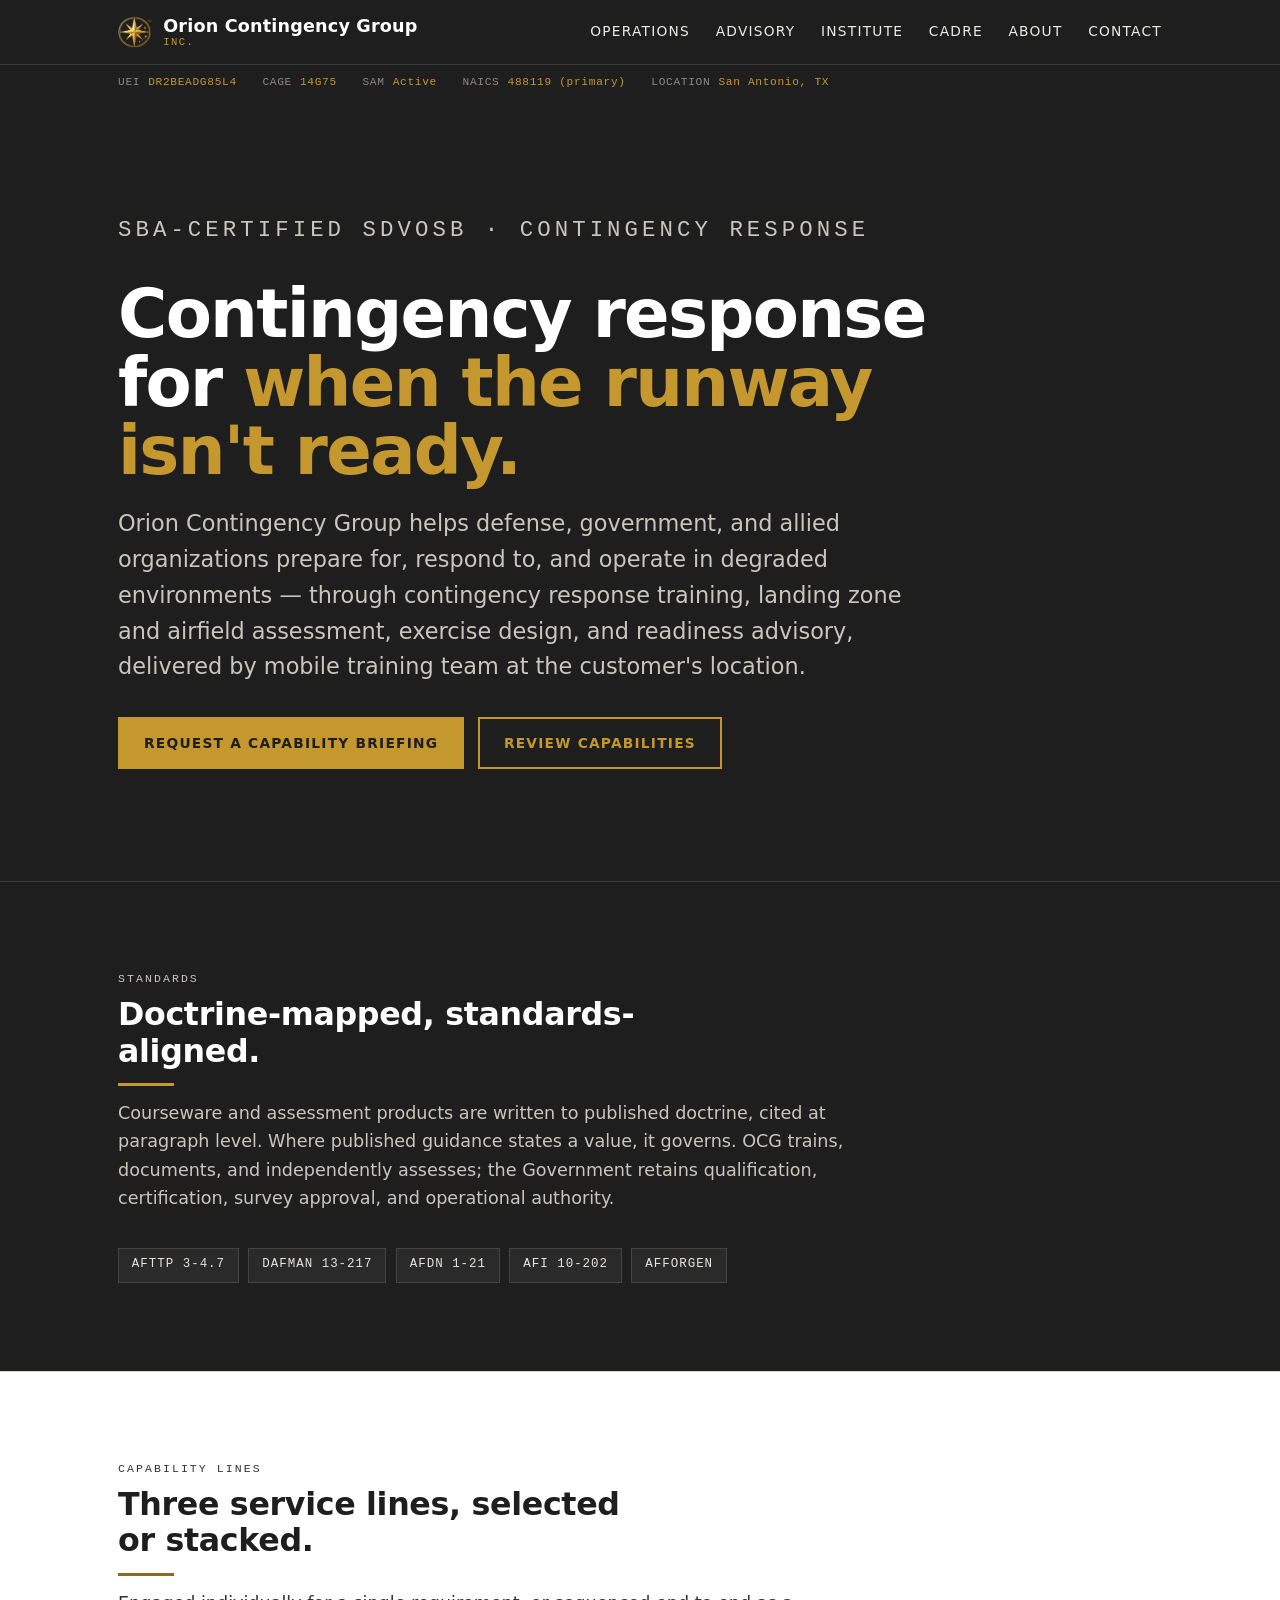
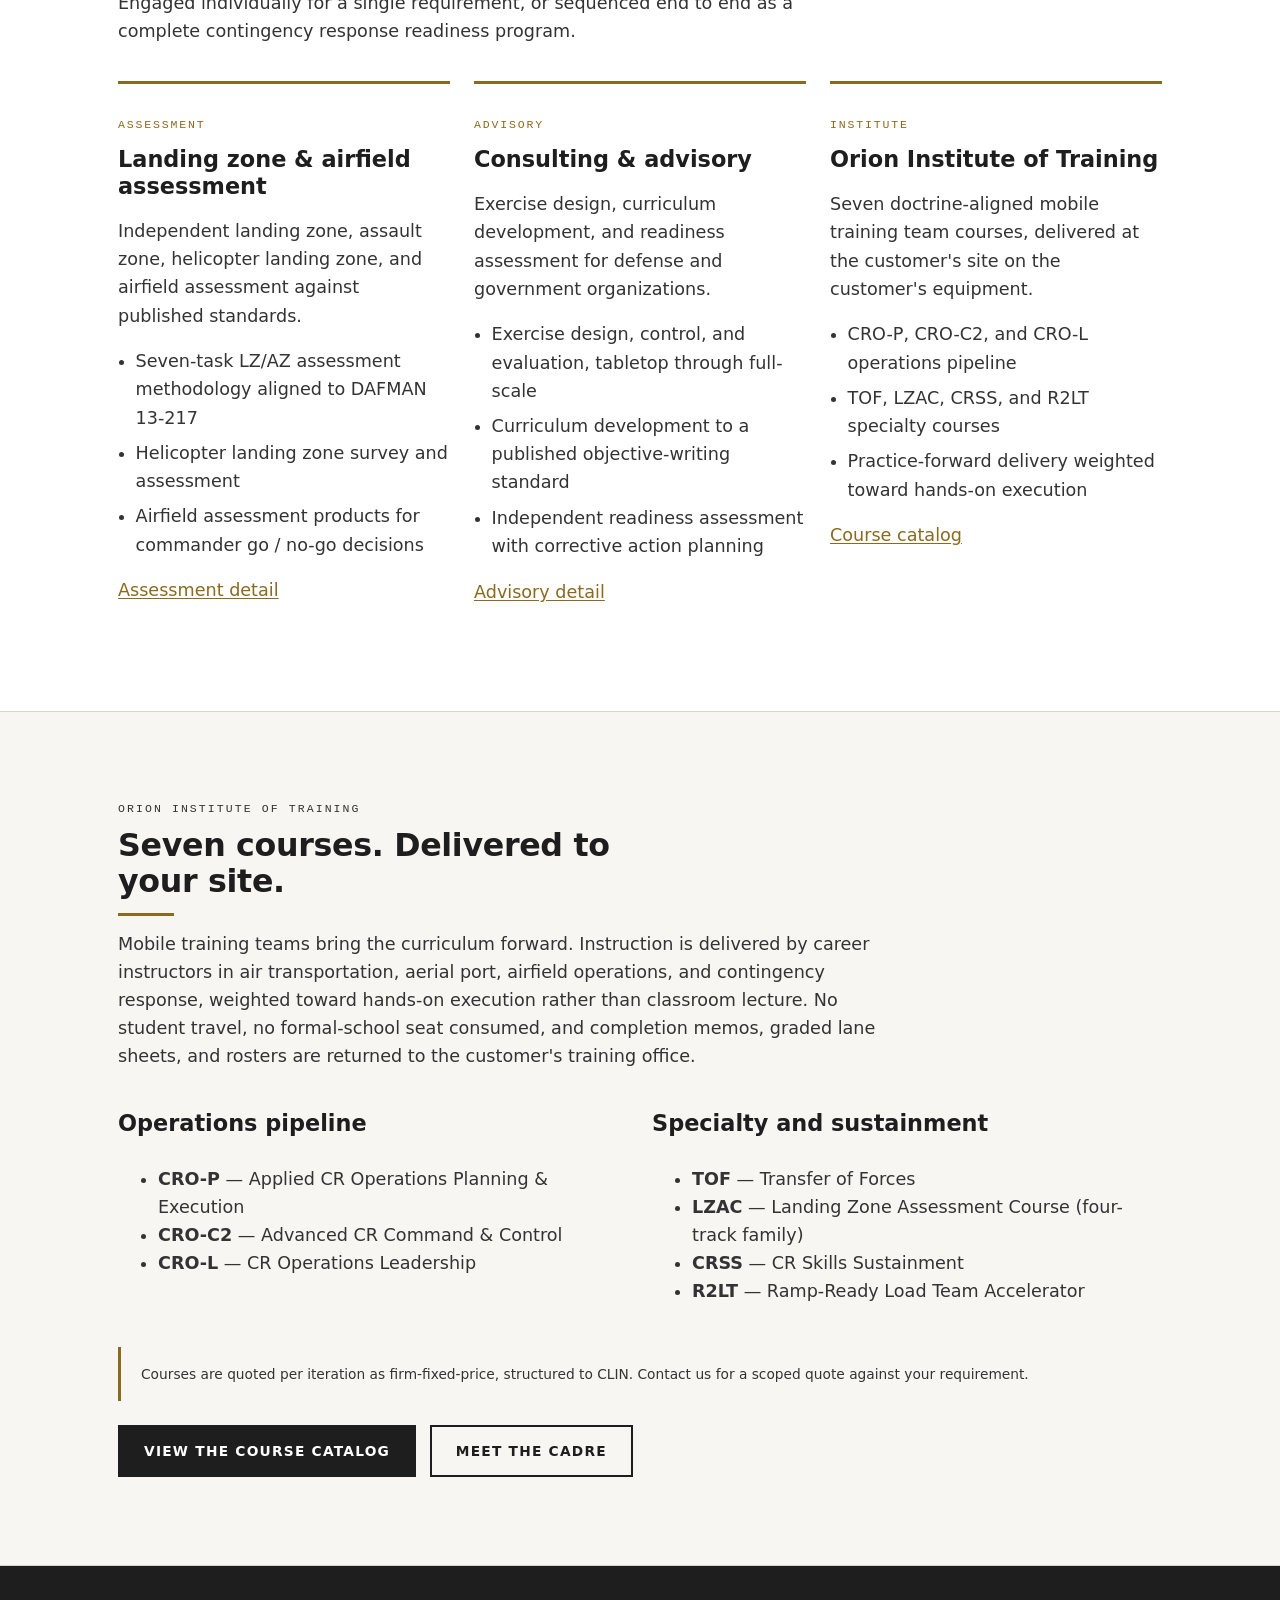
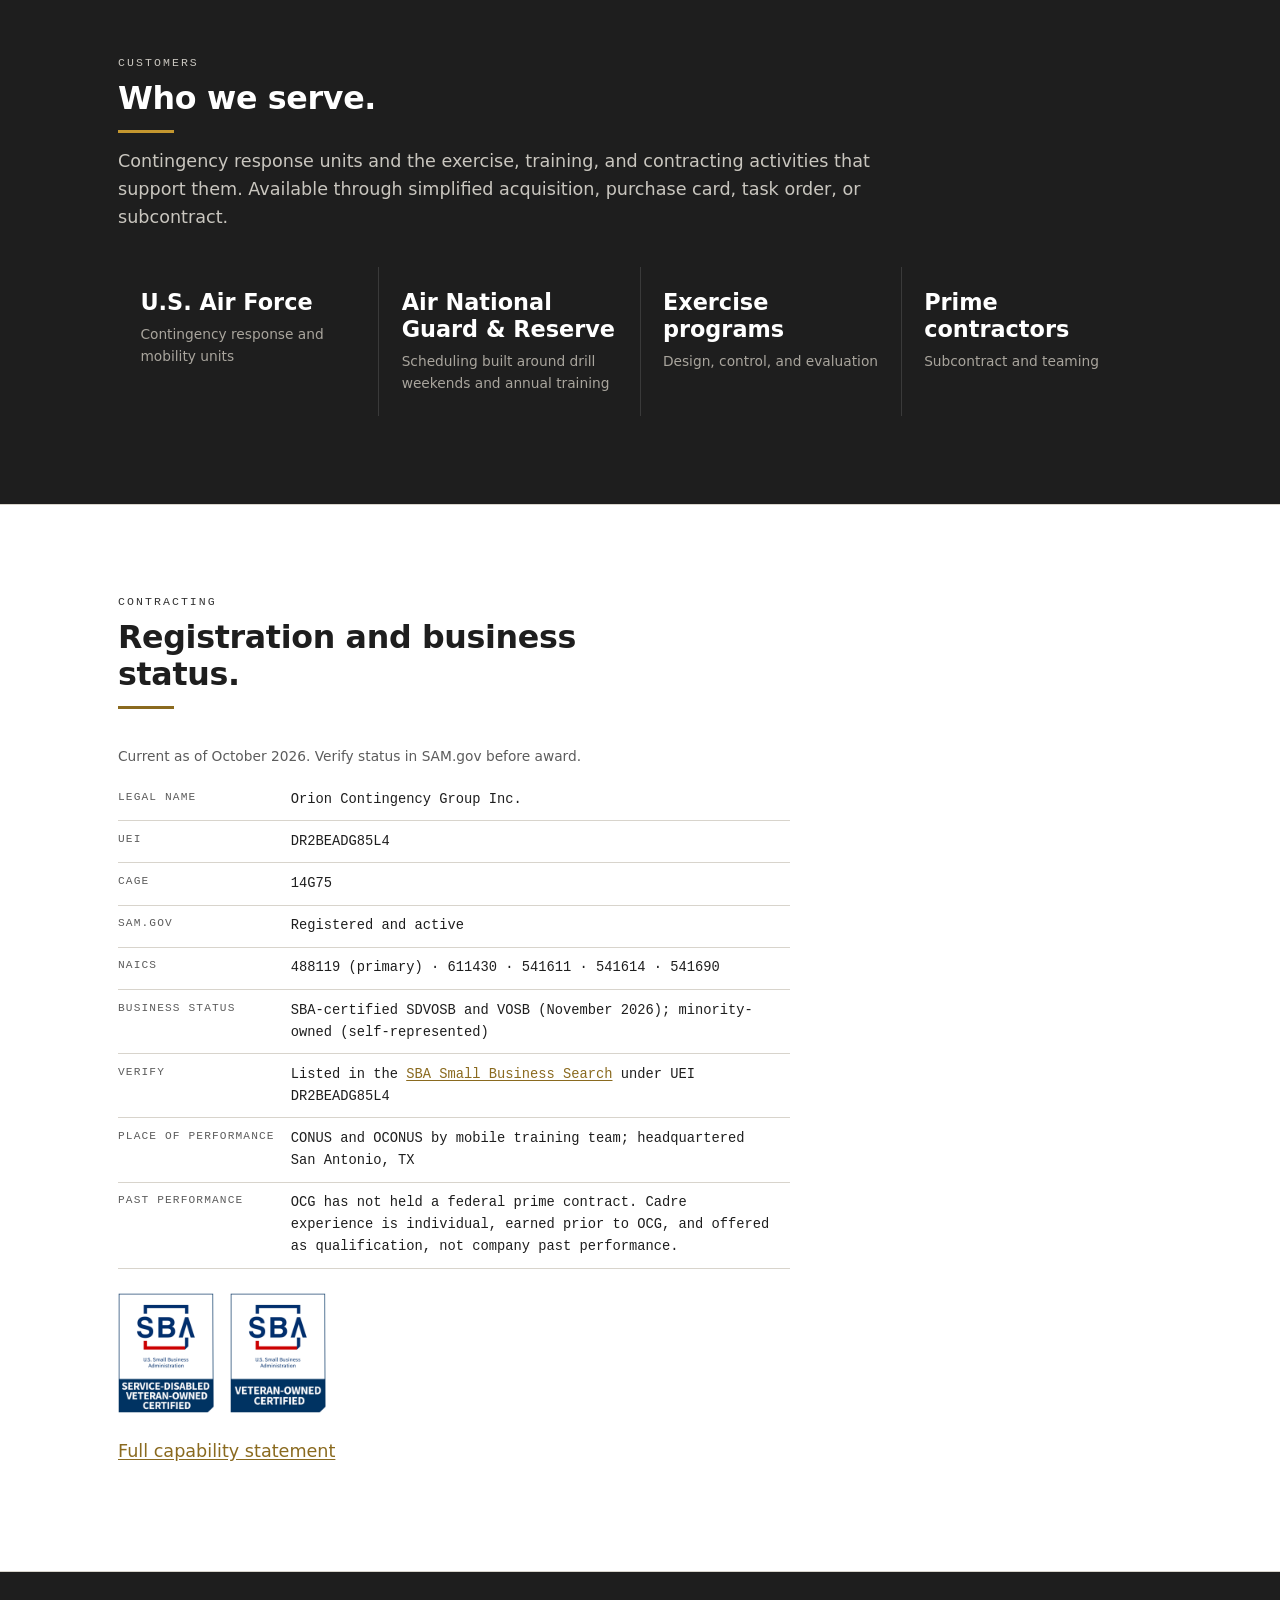
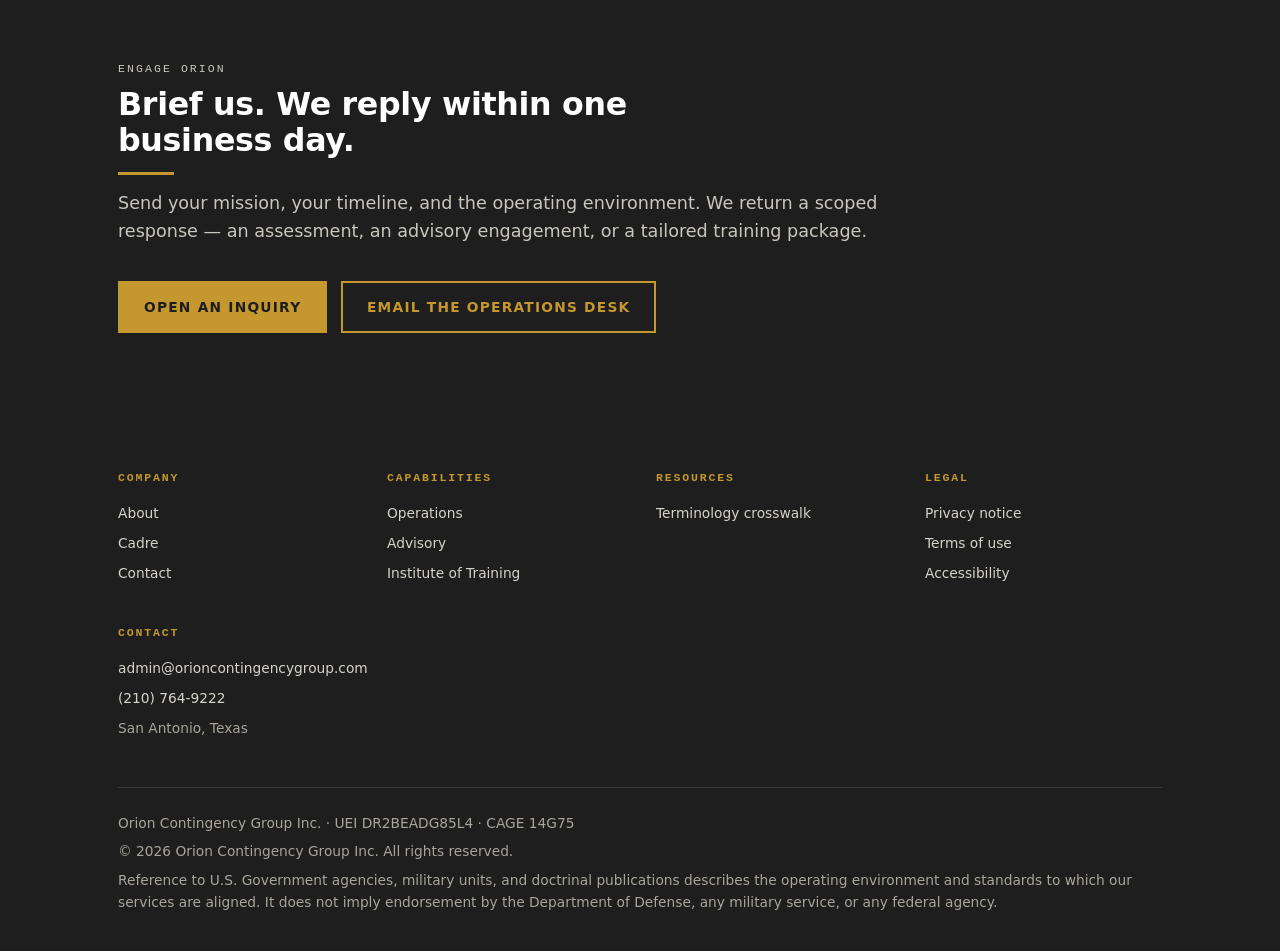
<file: index.html>
<!DOCTYPE html>
<html lang="en">
<head>
<meta charset="utf-8">
<meta name="viewport" content="width=device-width, initial-scale=1">
<title>Orion Contingency Group Inc. — Contingency response operations, advisory, and training</title>
<meta name="description" content="SBA-certified service-disabled veteran-owned small business (SDVOSB) delivering contingency response training, landing zone and airfield assessment, exercise design, and readiness advisory by mobile training team. UEI DR2BEADG85L4 · CAGE 14G75.">
<meta name="theme-color" content="#1E1E1E">
<link rel="canonical" href="https://www.orioncontingencygroup.com/">
<link rel="stylesheet" href="site.css">
</head>
<body>

<a class="skip-link" href="#main">Skip to main content</a>

<header class="masthead">
  <div class="shell masthead__inner">
    <a class="wordmark" href="index.html">
      <img src="compass-mark.png" width="34" height="34" alt="Orion Contingency Group compass mark">
      <span>Orion Contingency Group<small>Inc.</small></span>
    </a>
    <nav class="nav" aria-label="Primary">
      <a href="operations.html">Operations</a>
      <a href="advisory.html">Advisory</a>
      <a href="institute.html">Institute</a>
      <a href="cadre.html">Cadre</a>
      <a href="about.html">About</a>
      <a href="contact.html">Contact</a>
    </nav>
  </div>
  <div class="control-block">
    <div class="shell">
      <dl>
        <div><dt>UEI</dt><dd>DR2BEADG85L4</dd></div>
        <div><dt>CAGE</dt><dd>14G75</dd></div>
        <div><dt>SAM</dt><dd>Active</dd></div>
        <div><dt>NAICS</dt><dd>488119 (primary)</dd></div>
        <div><dt>Location</dt><dd>San Antonio, TX</dd></div>
      </dl>
    </div>
  </div>
</header>

<main id="main">

  <section class="hero">
    <div class="shell">
      <p class="eyebrow">SBA-certified SDVOSB · Contingency response</p>
      <h1>Contingency response for <em>when the runway isn't ready.</em></h1>
      <p>Orion Contingency Group helps defense, government, and allied organizations prepare for, respond to, and operate in degraded environments — through contingency response training, landing zone and airfield assessment, exercise design, and readiness advisory, delivered by mobile training team at the customer's location.</p>
      <div class="btn-row">
        <a class="btn btn--primary" href="contact.html">Request a capability briefing</a>
        <a class="btn btn--ghost" href="#capabilities">Review capabilities</a>
      </div>
    </div>
  </section>

  <section class="band-dark" style="border-top:1px solid #3A3A3A;">
    <div class="shell">
      <div class="sec-head sec-head--dark">
        <p class="eyebrow">Standards</p>
        <h2>Doctrine-mapped, standards-aligned.</h2>
        <p>Courseware and assessment products are written to published doctrine, cited at paragraph level. Where published guidance states a value, it governs. OCG trains, documents, and independently assesses; the Government retains qualification, certification, survey approval, and operational authority.</p>
      </div>
      <ul class="chips chips--dark">
        <li>AFTTP 3-4.7</li>
        <li>DAFMAN 13-217</li>
        <li>AFDN 1-21</li>
        <li>AFI 10-202</li>
        <li>AFFORGEN</li>
      </ul>
    </div>
  </section>

  <section id="capabilities">
    <div class="shell">
      <div class="sec-head">
        <p class="eyebrow eyebrow--light">Capability lines</p>
        <h2>Three service lines, selected or stacked.</h2>
        <p>Engaged individually for a single requirement, or sequenced end to end as a complete contingency response readiness program.</p>
      </div>

      <div class="grid grid--3">
        <article class="line">
          <p class="line__code">Assessment</p>
          <h3>Landing zone &amp; airfield assessment</h3>
          <p>Independent landing zone, assault zone, helicopter landing zone, and airfield assessment against published standards.</p>
          <ul>
            <li>Seven-task LZ/AZ assessment methodology aligned to DAFMAN 13-217</li>
            <li>Helicopter landing zone survey and assessment</li>
            <li>Airfield assessment products for commander go / no-go decisions</li>
          </ul>
          <p style="margin-top:1.1rem;"><a href="operations.html">Assessment detail</a></p>
        </article>

        <article class="line">
          <p class="line__code">Advisory</p>
          <h3>Consulting &amp; advisory</h3>
          <p>Exercise design, curriculum development, and readiness assessment for defense and government organizations.</p>
          <ul>
            <li>Exercise design, control, and evaluation, tabletop through full-scale</li>
            <li>Curriculum development to a published objective-writing standard</li>
            <li>Independent readiness assessment with corrective action planning</li>
          </ul>
          <p style="margin-top:1.1rem;"><a href="advisory.html">Advisory detail</a></p>
        </article>

        <article class="line">
          <p class="line__code">Institute</p>
          <h3>Orion Institute of Training</h3>
          <p>Seven doctrine-aligned mobile training team courses, delivered at the customer's site on the customer's equipment.</p>
          <ul>
            <li>CRO-P, CRO-C2, and CRO-L operations pipeline</li>
            <li>TOF, LZAC, CRSS, and R2LT specialty courses</li>
            <li>Practice-forward delivery weighted toward hands-on execution</li>
          </ul>
          <p style="margin-top:1.1rem;"><a href="institute.html">Course catalog</a></p>
        </article>
      </div>
    </div>
  </section>

  <section class="band-warm">
    <div class="shell">
      <div class="sec-head">
        <p class="eyebrow eyebrow--light">Orion Institute of Training</p>
        <h2>Seven courses. Delivered to your site.</h2>
        <p>Mobile training teams bring the curriculum forward. Instruction is delivered by career instructors in air transportation, aerial port, airfield operations, and contingency response, weighted toward hands-on execution rather than classroom lecture. No student travel, no formal-school seat consumed, and completion memos, graded lane sheets, and rosters are returned to the customer's training office.</p>
      </div>

      <div class="grid grid--2">
        <div>
          <h3 style="font-size:var(--step-1);color:var(--ink);margin-top:0;">Operations pipeline</h3>
          <ul>
            <li><strong>CRO-P</strong> — Applied CR Operations Planning &amp; Execution</li>
            <li><strong>CRO-C2</strong> — Advanced CR Command &amp; Control</li>
            <li><strong>CRO-L</strong> — CR Operations Leadership</li>
          </ul>
        </div>
        <div>
          <h3 style="font-size:var(--step-1);color:var(--ink);margin-top:0;">Specialty and sustainment</h3>
          <ul>
            <li><strong>TOF</strong> — Transfer of Forces</li>
            <li><strong>LZAC</strong> — Landing Zone Assessment Course (four-track family)</li>
            <li><strong>CRSS</strong> — CR Skills Sustainment</li>
            <li><strong>R2LT</strong> — Ramp-Ready Load Team Accelerator</li>
          </ul>
        </div>
      </div>

      <p class="notice">Courses are quoted per iteration as firm-fixed-price, structured to CLIN. Contact us for a scoped quote against your requirement.</p>

      <div class="btn-row">
        <a class="btn btn--onlight" href="institute.html">View the course catalog</a>
        <a class="btn btn--onlight-ghost" href="cadre.html">Meet the cadre</a>
      </div>
    </div>
  </section>

  <section class="band-dark">
    <div class="shell">
      <div class="sec-head sec-head--dark">
        <p class="eyebrow">Customers</p>
        <h2>Who we serve.</h2>
        <p>Contingency response units and the exercise, training, and contracting activities that support them. Available through simplified acquisition, purchase card, task order, or subcontract.</p>
      </div>
      <ul class="buyers">
        <li><strong>U.S. Air Force</strong><span>Contingency response and mobility units</span></li>
        <li><strong>Air National Guard &amp; Reserve</strong><span>Scheduling built around drill weekends and annual training</span></li>
        <li><strong>Exercise programs</strong><span>Design, control, and evaluation</span></li>
        <li><strong>Prime contractors</strong><span>Subcontract and teaming</span></li>
      </ul>
    </div>
  </section>

  <section>
    <div class="shell">
      <div class="sec-head">
        <p class="eyebrow eyebrow--light">Contracting</p>
        <h2>Registration and business status.</h2>
      </div>
      <table class="reg">
        <caption>Current as of October 2026. Verify status in SAM.gov before award.</caption>
        <tbody>
          <tr><th scope="row">Legal name</th><td>Orion Contingency Group Inc.</td></tr>
          <tr><th scope="row">UEI</th><td>DR2BEADG85L4</td></tr>
          <tr><th scope="row">CAGE</th><td>14G75</td></tr>
          <tr><th scope="row">SAM.gov</th><td>Registered and active</td></tr>
          <tr><th scope="row">NAICS</th><td>488119 (primary) · 611430 · 541611 · 541614 · 541690</td></tr>
          <tr><th scope="row">Business status</th><td>SBA-certified SDVOSB and VOSB (November 2026); minority-owned (self-represented)</td></tr>
          <tr><th scope="row">Verify</th><td>Listed in the <a href="https://search.certifications.sba.gov/">SBA Small Business Search</a> under UEI DR2BEADG85L4</td></tr>
          <tr><th scope="row">Place of performance</th><td>CONUS and OCONUS by mobile training team; headquartered San Antonio, TX</td></tr>
          <tr><th scope="row">Past performance</th><td>OCG has not held a federal prime contract. Cadre experience is individual, earned prior to OCG, and offered as qualification, not company past performance.</td></tr>
        </tbody>
      </table>
      <div class="cert-marks" aria-label="SBA certifications">
        <img src="assets/sba-certified-sdvosb.png" width="96" height="120" alt="SBA Service-Disabled Veteran-Owned Certified">
        <img src="assets/sba-certified-vosb.png" width="96" height="120" alt="SBA Veteran-Owned Certified">
      </div>
      <p style="margin-top:1.5rem;"><a href="about.html">Full capability statement</a></p>
    </div>
  </section>

  <section class="band-dark">
    <div class="shell">
      <div class="sec-head sec-head--dark">
        <p class="eyebrow">Engage Orion</p>
        <h2>Brief us. We reply within one business day.</h2>
        <p>Send your mission, your timeline, and the operating environment. We return a scoped response — an assessment, an advisory engagement, or a tailored training package.</p>
      </div>
      <div class="btn-row">
        <a class="btn btn--primary" href="contact.html">Open an inquiry</a>
        <a class="btn btn--ghost" href="mailto:admin@orioncontingencygroup.com">Email the operations desk</a>
      </div>
    </div>
  </section>

</main>

<footer class="site-foot">
  <div class="shell">
    <div class="site-foot__cols">
      <div>
        <h2>Company</h2>
        <ul>
          <li><a href="about.html">About</a></li>
          <li><a href="cadre.html">Cadre</a></li>
          <li><a href="contact.html">Contact</a></li>
        </ul>
      </div>
      <div>
        <h2>Capabilities</h2>
        <ul>
          <li><a href="operations.html">Operations</a></li>
          <li><a href="advisory.html">Advisory</a></li>
          <li><a href="institute.html">Institute of Training</a></li>
        </ul>
      </div>
      <div>
        <h2>Resources</h2>
        <ul>
          <li><a href="resources.html">Terminology crosswalk</a></li>
        </ul>
      </div>
      <div>
        <h2>Legal</h2>
        <ul>
          <li><a href="privacy.html">Privacy notice</a></li>
          <li><a href="terms.html">Terms of use</a></li>
          <li><a href="accessibility.html">Accessibility</a></li>
        </ul>
      </div>
      <div>
        <h2>Contact</h2>
        <ul>
          <li><a href="mailto:admin@orioncontingencygroup.com">admin@orioncontingencygroup.com</a></li>
          <li><a href="tel:+12107649222">(210) 764-9222</a></li>
          <li>San Antonio, Texas</li>
        </ul>
      </div>
    </div>
    <div class="site-foot__legal">
      <p>Orion Contingency Group Inc. · UEI DR2BEADG85L4 · CAGE 14G75</p>
      <p>&copy; 2026 Orion Contingency Group Inc. All rights reserved.</p>
      <p>Reference to U.S. Government agencies, military units, and doctrinal publications describes the operating environment and standards to which our services are aligned. It does not imply endorsement by the Department of Defense, any military service, or any federal agency.</p>
    </div>
  </div>
</footer>

</body>
</html>
</file>
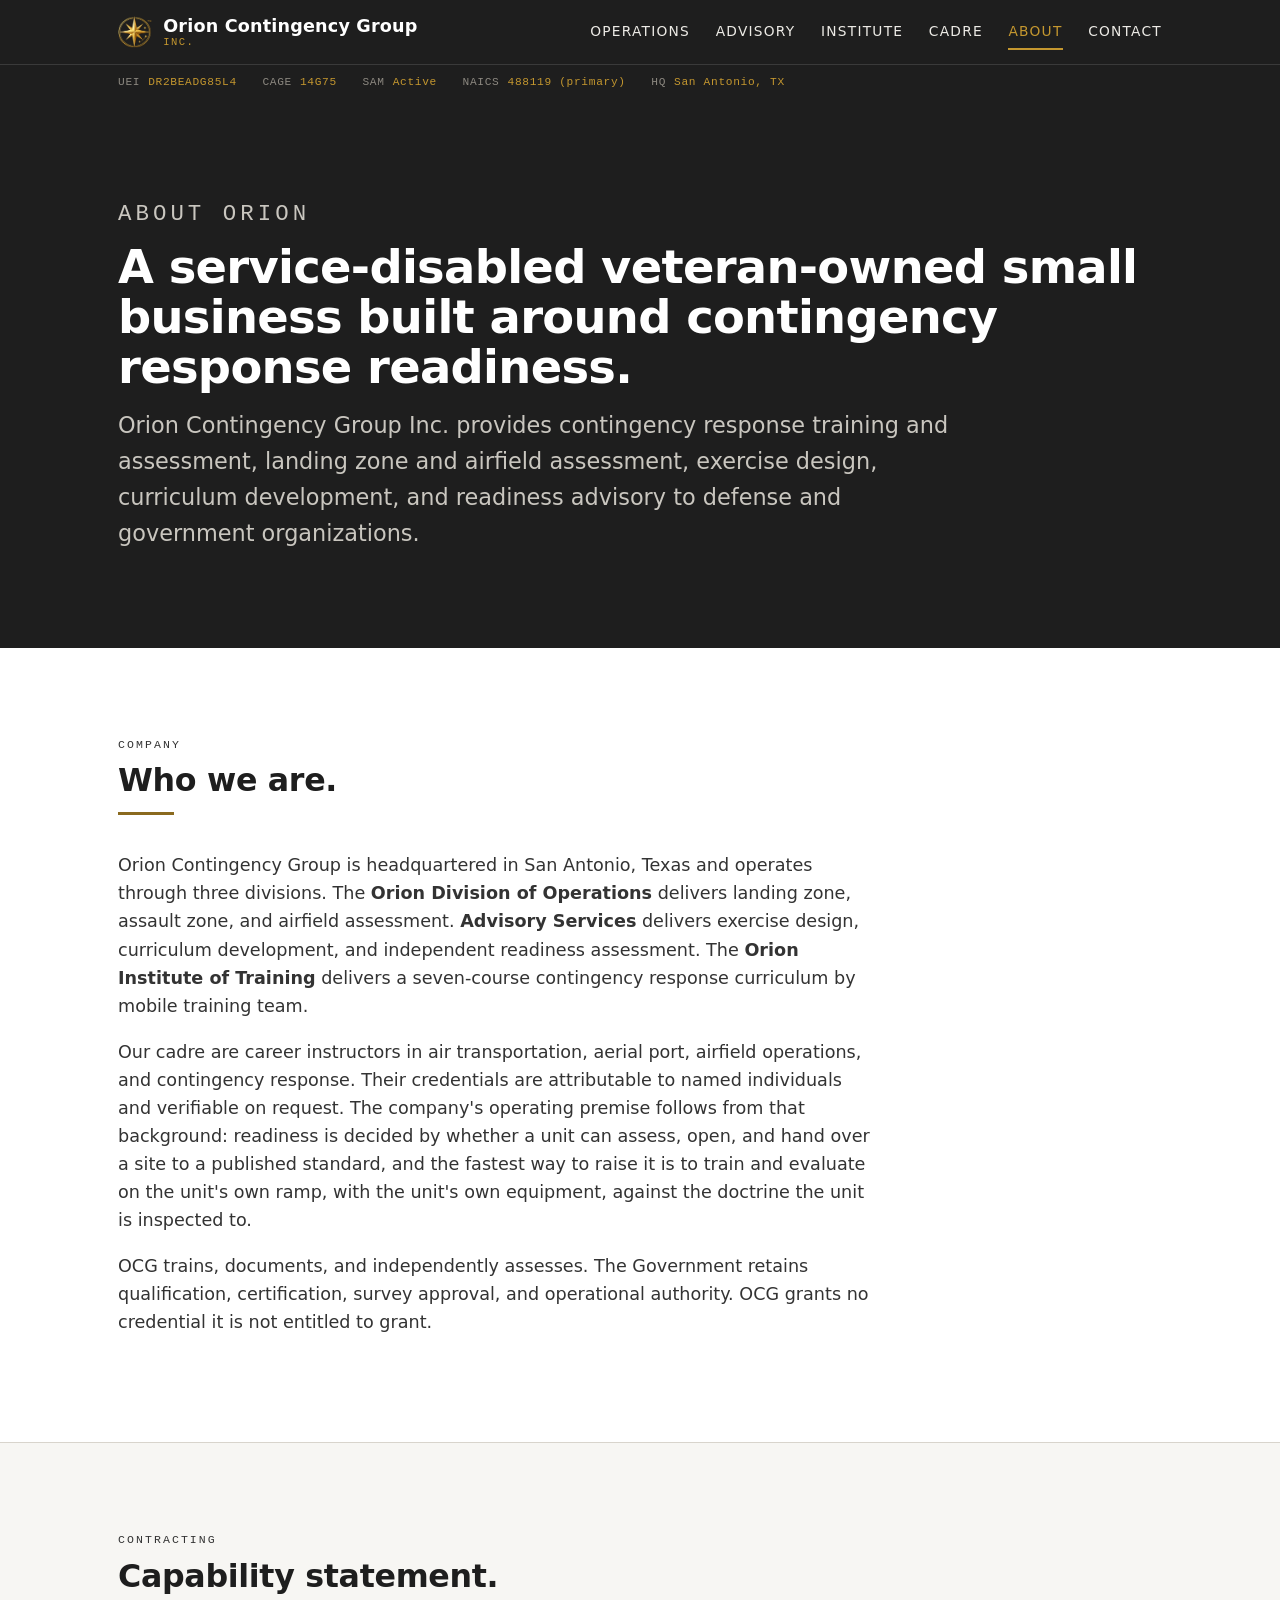
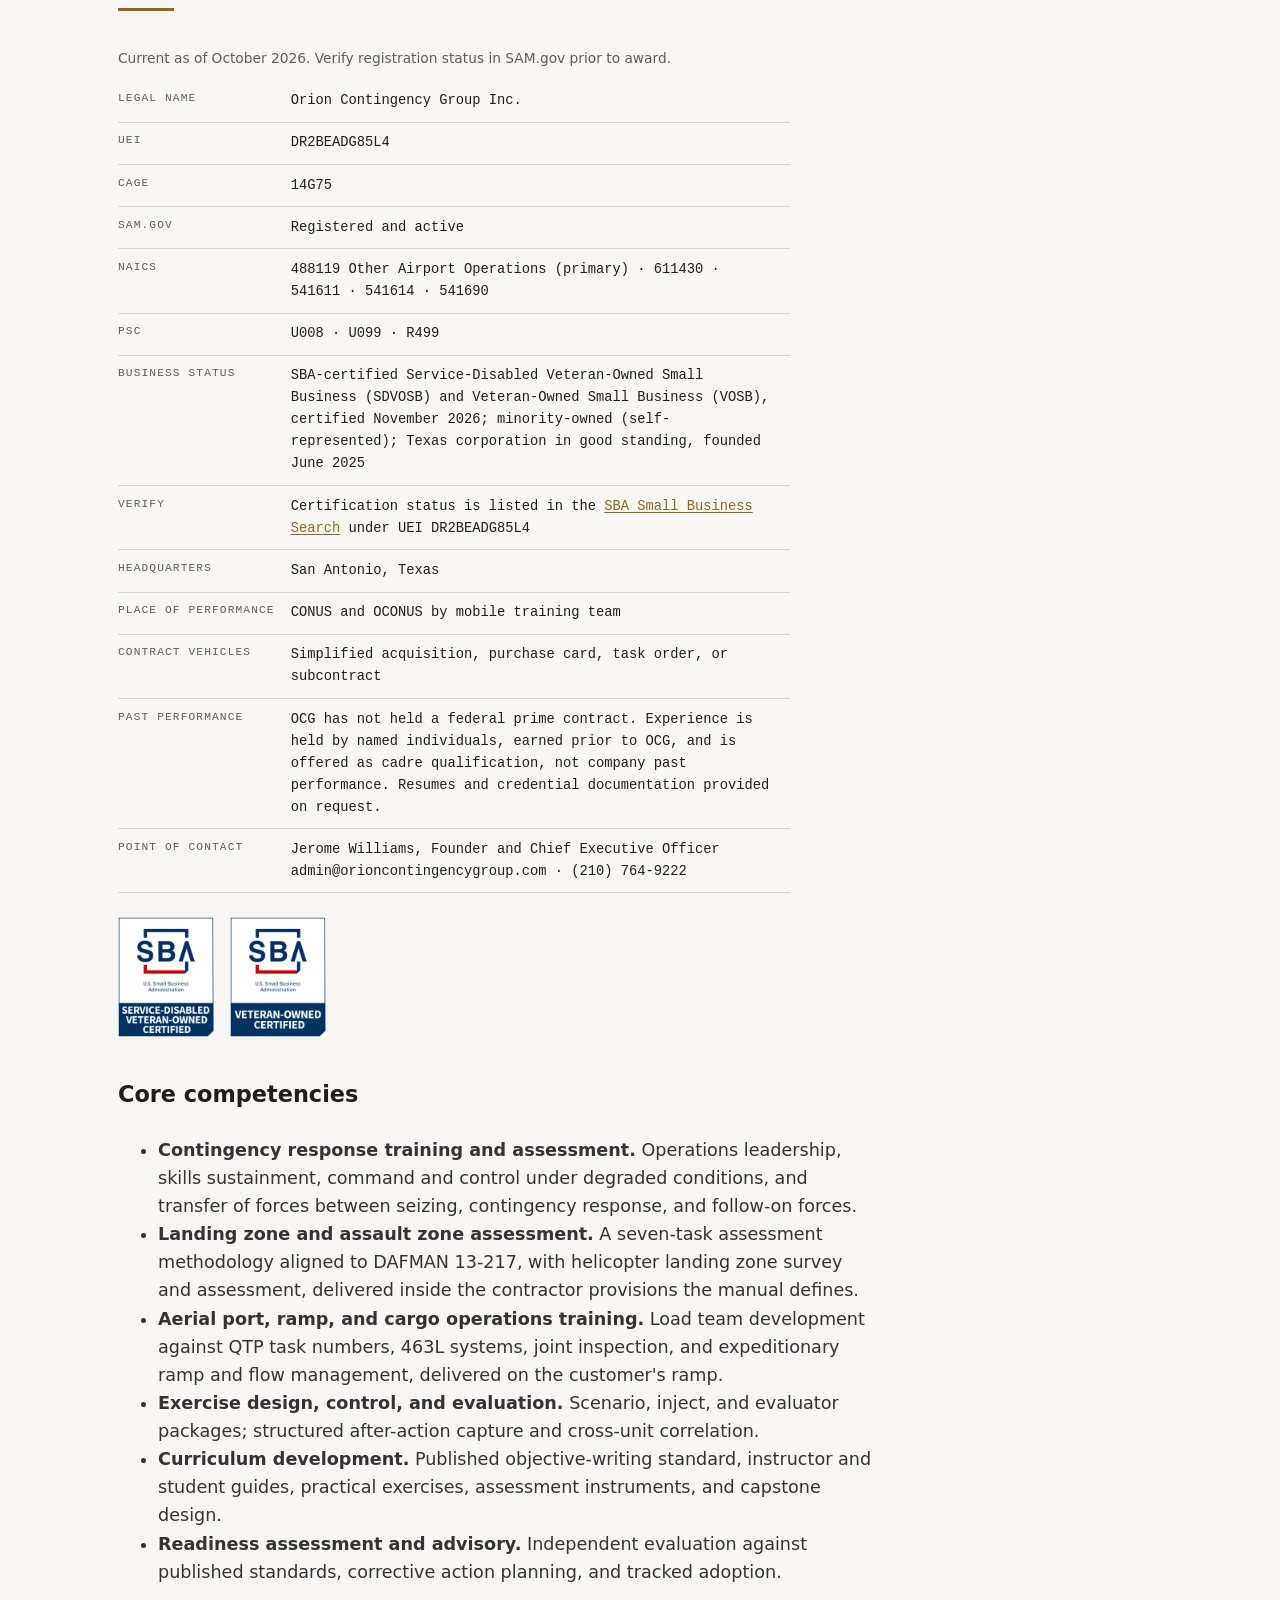
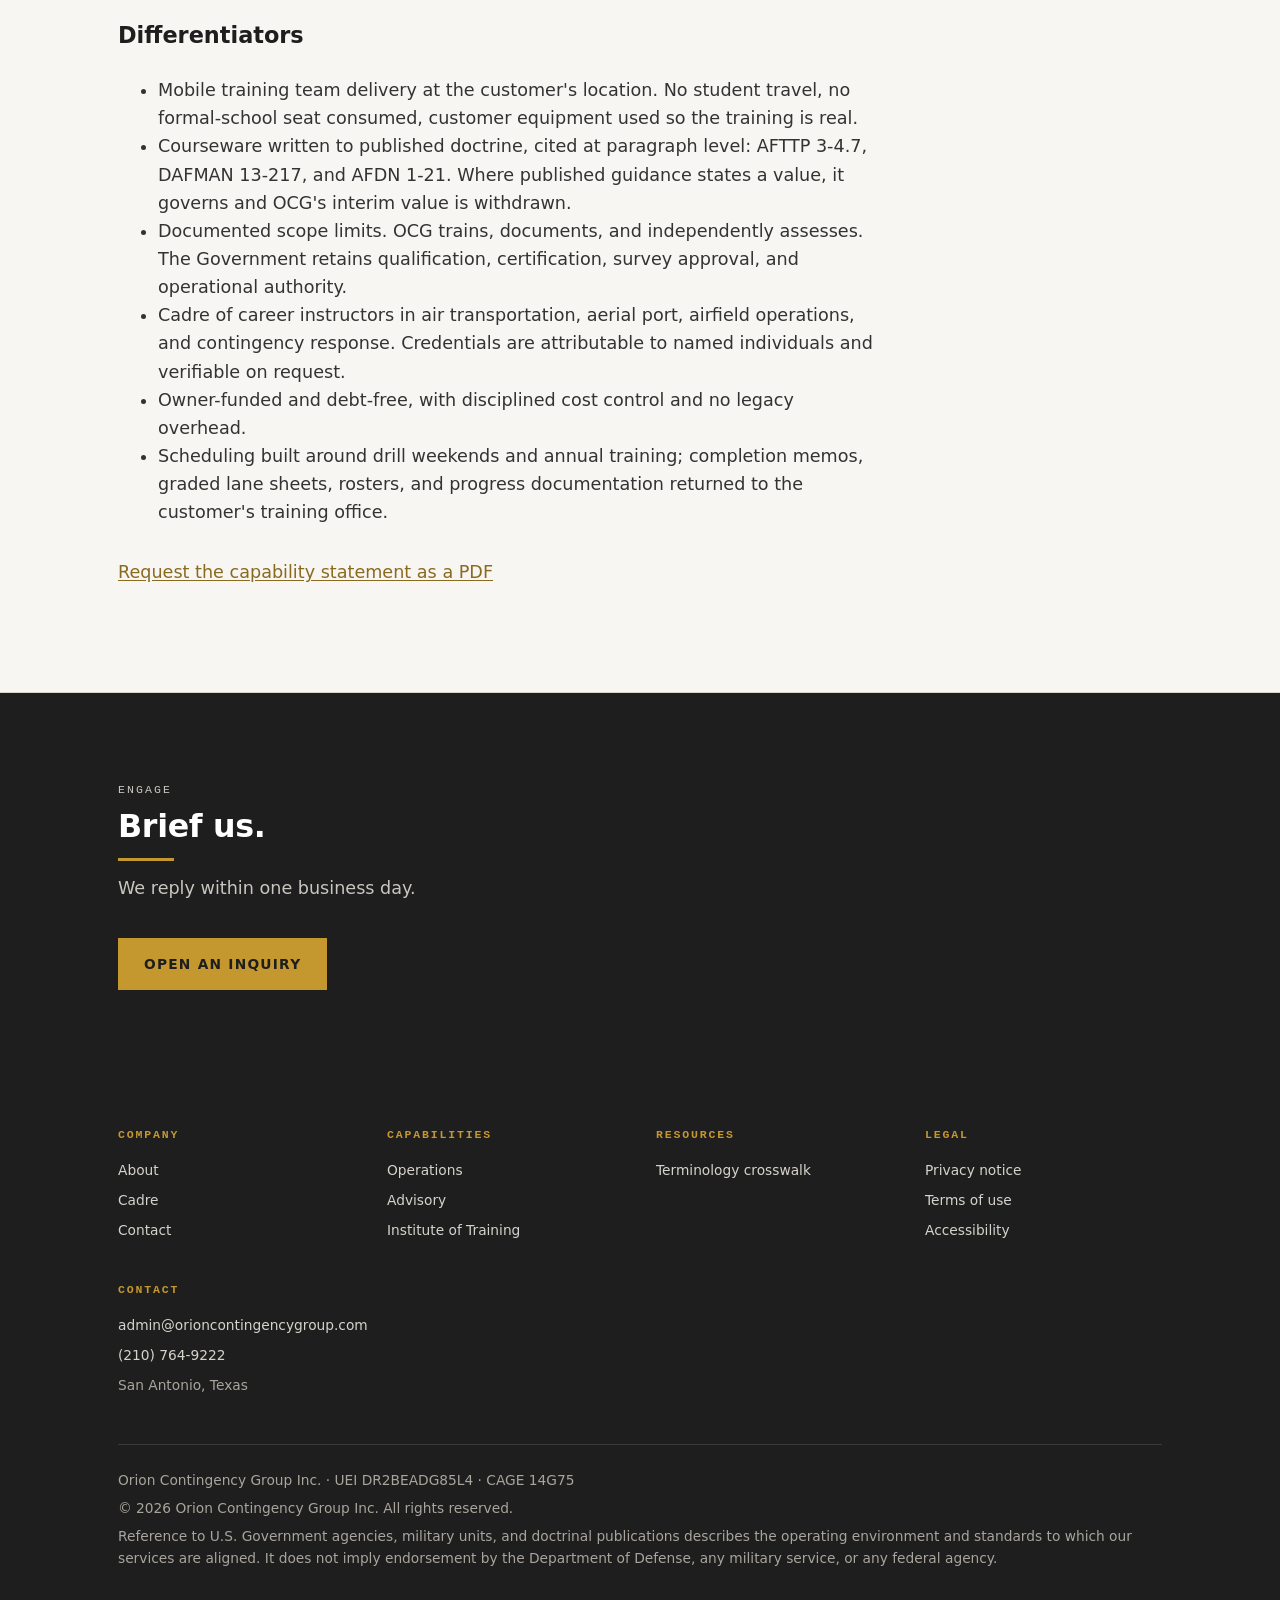
<file: about.html>
<!DOCTYPE html>
<html lang="en">
<head>
<meta charset="utf-8">
<meta name="viewport" content="width=device-width, initial-scale=1">
<title>About and capability statement | Orion Contingency Group Inc.</title>
<meta name="description" content="Orion Contingency Group Inc. is an SBA-certified service-disabled veteran-owned small business (SDVOSB) in San Antonio, Texas providing contingency response training, landing zone and airfield assessment, exercise design, and readiness advisory. UEI DR2BEADG85L4, CAGE 14G75.">
<meta name="theme-color" content="#1E1E1E">
<link rel="canonical" href="https://www.orioncontingencygroup.com/about.html">
<link rel="stylesheet" href="site.css">
</head>
<body>

<a class="skip-link" href="#main">Skip to main content</a>

<header class="masthead">
  <div class="shell masthead__inner">
    <a class="wordmark" href="index.html">
      <img src="compass-mark.png" width="34" height="34" alt="Orion Contingency Group compass mark">
      <span>Orion Contingency Group<small>Inc.</small></span>
    </a>
    <nav class="nav" aria-label="Primary">
      <a href="operations.html">Operations</a>
      <a href="advisory.html">Advisory</a>
      <a href="institute.html">Institute</a>
      <a href="cadre.html">Cadre</a>
      <a href="about.html" aria-current="page">About</a>
      <a href="contact.html">Contact</a>
    </nav>
  </div>
  <div class="control-block">
    <div class="shell">
      <dl><div><dt>UEI</dt><dd>DR2BEADG85L4</dd></div><div><dt>CAGE</dt><dd>14G75</dd></div><div><dt>SAM</dt><dd>Active</dd></div><div><dt>NAICS</dt><dd>488119 (primary)</dd></div><div><dt>HQ</dt><dd>San Antonio, TX</dd></div></dl>
    </div>
  </div>
</header>

<main id="main">

  <div class="page-head">
    <div class="shell">
      <p class="eyebrow">About Orion</p>
      <h1>A service-disabled veteran-owned small business built around contingency response readiness.</h1>
      <p>Orion Contingency Group Inc. provides contingency response training and assessment, landing zone and airfield assessment, exercise design, curriculum development, and readiness advisory to defense and government organizations.</p>
    </div>
  </div>

  <section>
    <div class="shell">
      <div class="sec-head">
        <p class="eyebrow eyebrow--light">Company</p>
        <h2>Who we are.</h2>
      </div>
      <p style="max-width:var(--measure);">Orion Contingency Group is headquartered in San Antonio, Texas and operates through three divisions. The <strong>Orion Division of Operations</strong> delivers landing zone, assault zone, and airfield assessment. <strong>Advisory Services</strong> delivers exercise design, curriculum development, and independent readiness assessment. The <strong>Orion Institute of Training</strong> delivers a seven-course contingency response curriculum by mobile training team.</p>
      <p style="max-width:var(--measure);">Our cadre are career instructors in air transportation, aerial port, airfield operations, and contingency response. Their credentials are attributable to named individuals and verifiable on request. The company's operating premise follows from that background: readiness is decided by whether a unit can assess, open, and hand over a site to a published standard, and the fastest way to raise it is to train and evaluate on the unit's own ramp, with the unit's own equipment, against the doctrine the unit is inspected to.</p>
      <p style="max-width:var(--measure);">OCG trains, documents, and independently assesses. The Government retains qualification, certification, survey approval, and operational authority. OCG grants no credential it is not entitled to grant.</p>
    </div>
  </section>

  <section class="band-warm">
    <div class="shell">
      <div class="sec-head">
        <p class="eyebrow eyebrow--light">Contracting</p>
        <h2>Capability statement.</h2>
      </div>
      <table class="reg">
        <caption>Current as of October 2026. Verify registration status in SAM.gov prior to award.</caption>
        <tbody>
          <tr><th scope="row">Legal name</th><td>Orion Contingency Group Inc.</td></tr>
          <tr><th scope="row">UEI</th><td>DR2BEADG85L4</td></tr>
          <tr><th scope="row">CAGE</th><td>14G75</td></tr>
          <tr><th scope="row">SAM.gov</th><td>Registered and active</td></tr>
          <tr><th scope="row">NAICS</th><td>488119 Other Airport Operations (primary) · 611430 · 541611 · 541614 · 541690</td></tr>
          <tr><th scope="row">PSC</th><td>U008 · U099 · R499</td></tr>
          <tr><th scope="row">Business status</th><td>SBA-certified Service-Disabled Veteran-Owned Small Business (SDVOSB) and Veteran-Owned Small Business (VOSB), certified November 2026; minority-owned (self-represented); Texas corporation in good standing, founded June 2025</td></tr>
          <tr><th scope="row">Verify</th><td>Certification status is listed in the <a href="https://search.certifications.sba.gov/">SBA Small Business Search</a> under UEI DR2BEADG85L4</td></tr>
          <tr><th scope="row">Headquarters</th><td>San Antonio, Texas</td></tr>
          <tr><th scope="row">Place of performance</th><td>CONUS and OCONUS by mobile training team</td></tr>
          <tr><th scope="row">Contract vehicles</th><td>Simplified acquisition, purchase card, task order, or subcontract</td></tr>
          <tr><th scope="row">Past performance</th><td>OCG has not held a federal prime contract. Experience is held by named individuals, earned prior to OCG, and is offered as cadre qualification, not company past performance. Resumes and credential documentation provided on request.</td></tr>
          <tr><th scope="row">Point of contact</th><td>Jerome Williams, Founder and Chief Executive Officer<br>admin@orioncontingencygroup.com &middot; (210) 764-9222</td></tr>
        </tbody>
      </table>
      <div class="cert-marks" aria-label="SBA certifications">
        <img src="assets/sba-certified-sdvosb.png" width="96" height="120" alt="SBA Service-Disabled Veteran-Owned Certified">
        <img src="assets/sba-certified-vosb.png" width="96" height="120" alt="SBA Veteran-Owned Certified">
      </div>

      <h3 style="font-size:var(--step-1);color:var(--ink);margin-top:2.5rem;">Core competencies</h3>
      <ul style="max-width:var(--measure);">
        <li><strong>Contingency response training and assessment.</strong> Operations leadership, skills sustainment, command and control under degraded conditions, and transfer of forces between seizing, contingency response, and follow-on forces.</li>
        <li><strong>Landing zone and assault zone assessment.</strong> A seven-task assessment methodology aligned to DAFMAN 13-217, with helicopter landing zone survey and assessment, delivered inside the contractor provisions the manual defines.</li>
        <li><strong>Aerial port, ramp, and cargo operations training.</strong> Load team development against QTP task numbers, 463L systems, joint inspection, and expeditionary ramp and flow management, delivered on the customer's ramp.</li>
        <li><strong>Exercise design, control, and evaluation.</strong> Scenario, inject, and evaluator packages; structured after-action capture and cross-unit correlation.</li>
        <li><strong>Curriculum development.</strong> Published objective-writing standard, instructor and student guides, practical exercises, assessment instruments, and capstone design.</li>
        <li><strong>Readiness assessment and advisory.</strong> Independent evaluation against published standards, corrective action planning, and tracked adoption.</li>
      </ul>

      <h3 style="font-size:var(--step-1);color:var(--ink);margin-top:2rem;">Differentiators</h3>
      <ul style="max-width:var(--measure);">
        <li>Mobile training team delivery at the customer's location. No student travel, no formal-school seat consumed, customer equipment used so the training is real.</li>
        <li>Courseware written to published doctrine, cited at paragraph level: AFTTP 3-4.7, DAFMAN 13-217, and AFDN 1-21. Where published guidance states a value, it governs and OCG's interim value is withdrawn.</li>
        <li>Documented scope limits. OCG trains, documents, and independently assesses. The Government retains qualification, certification, survey approval, and operational authority.</li>
        <li>Cadre of career instructors in air transportation, aerial port, airfield operations, and contingency response. Credentials are attributable to named individuals and verifiable on request.</li>
        <li>Owner-funded and debt-free, with disciplined cost control and no legacy overhead.</li>
        <li>Scheduling built around drill weekends and annual training; completion memos, graded lane sheets, rosters, and progress documentation returned to the customer's training office.</li>
      </ul>
      <p style="margin-top:2rem;"><a href="contact.html">Request the capability statement as a PDF</a></p>
    </div>
  </section>

  <section class="band-dark">
    <div class="shell">
      <div class="sec-head sec-head--dark">
        <p class="eyebrow">Engage</p>
        <h2>Brief us.</h2>
        <p>We reply within one business day.</p>
      </div>
      <div class="btn-row">
        <a class="btn btn--primary" href="contact.html">Open an inquiry</a>
      </div>
    </div>
  </section>

</main>

<footer class="site-foot">
  <div class="shell">
    <div class="site-foot__cols">
      <div>
        <h2>Company</h2>
        <ul>
          <li><a href="about.html">About</a></li>
          <li><a href="cadre.html">Cadre</a></li>
          <li><a href="contact.html">Contact</a></li>
        </ul>
      </div>
      <div>
        <h2>Capabilities</h2>
        <ul>
          <li><a href="operations.html">Operations</a></li>
          <li><a href="advisory.html">Advisory</a></li>
          <li><a href="institute.html">Institute of Training</a></li>
        </ul>
      </div>
      <div>
        <h2>Resources</h2>
        <ul>
          <li><a href="resources.html">Terminology crosswalk</a></li>
        </ul>
      </div>
      <div>
        <h2>Legal</h2>
        <ul>
          <li><a href="privacy.html">Privacy notice</a></li>
          <li><a href="terms.html">Terms of use</a></li>
          <li><a href="accessibility.html">Accessibility</a></li>
        </ul>
      </div>
      <div>
        <h2>Contact</h2>
        <ul>
          <li><a href="mailto:admin@orioncontingencygroup.com">admin@orioncontingencygroup.com</a></li>
          <li><a href="tel:+12107649222">(210) 764-9222</a></li>
          <li>San Antonio, Texas</li>
        </ul>
      </div>
    </div>
    <div class="site-foot__legal">
      <p>Orion Contingency Group Inc. &middot; UEI DR2BEADG85L4 &middot; CAGE 14G75</p>
      <p>&copy; 2026 Orion Contingency Group Inc. All rights reserved.</p>
      <p>Reference to U.S. Government agencies, military units, and doctrinal publications describes the operating environment and standards to which our services are aligned. It does not imply endorsement by the Department of Defense, any military service, or any federal agency.</p>
    </div>
  </div>
</footer>

</body>
</html>
</file>
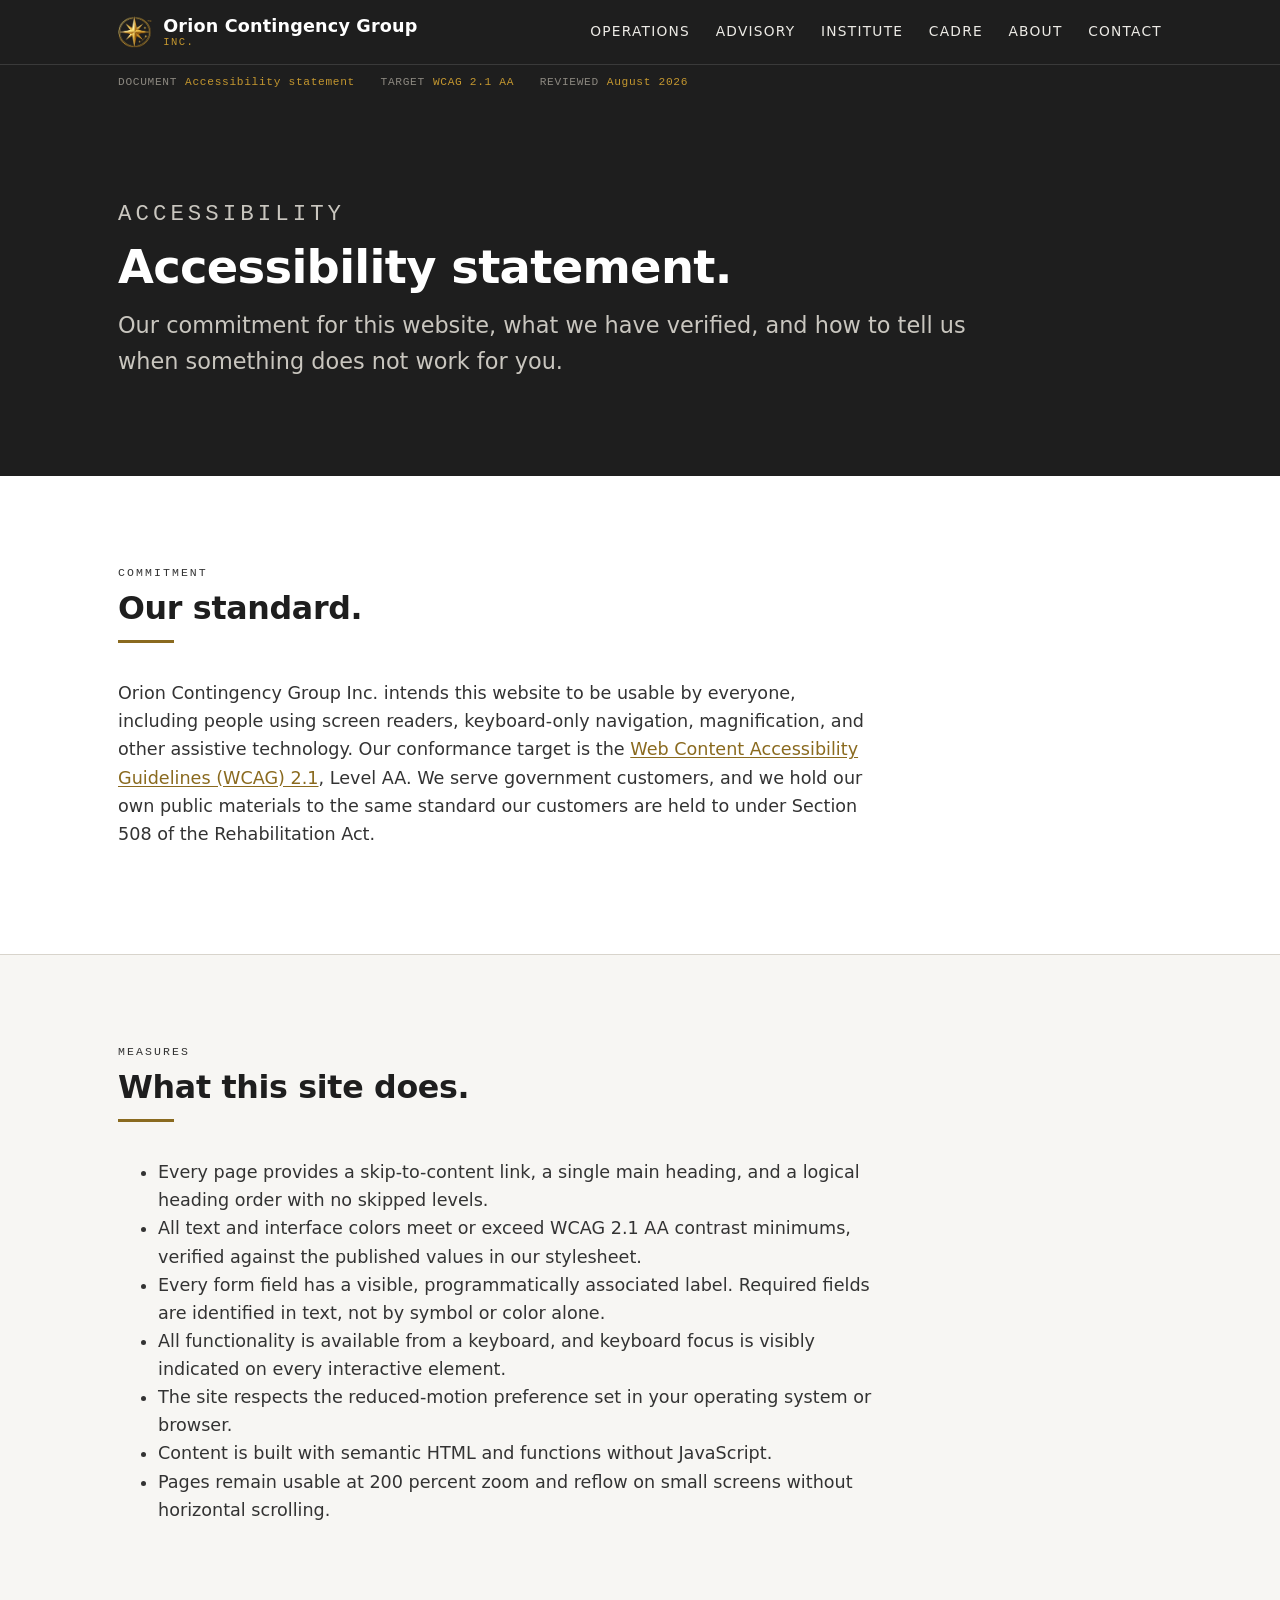
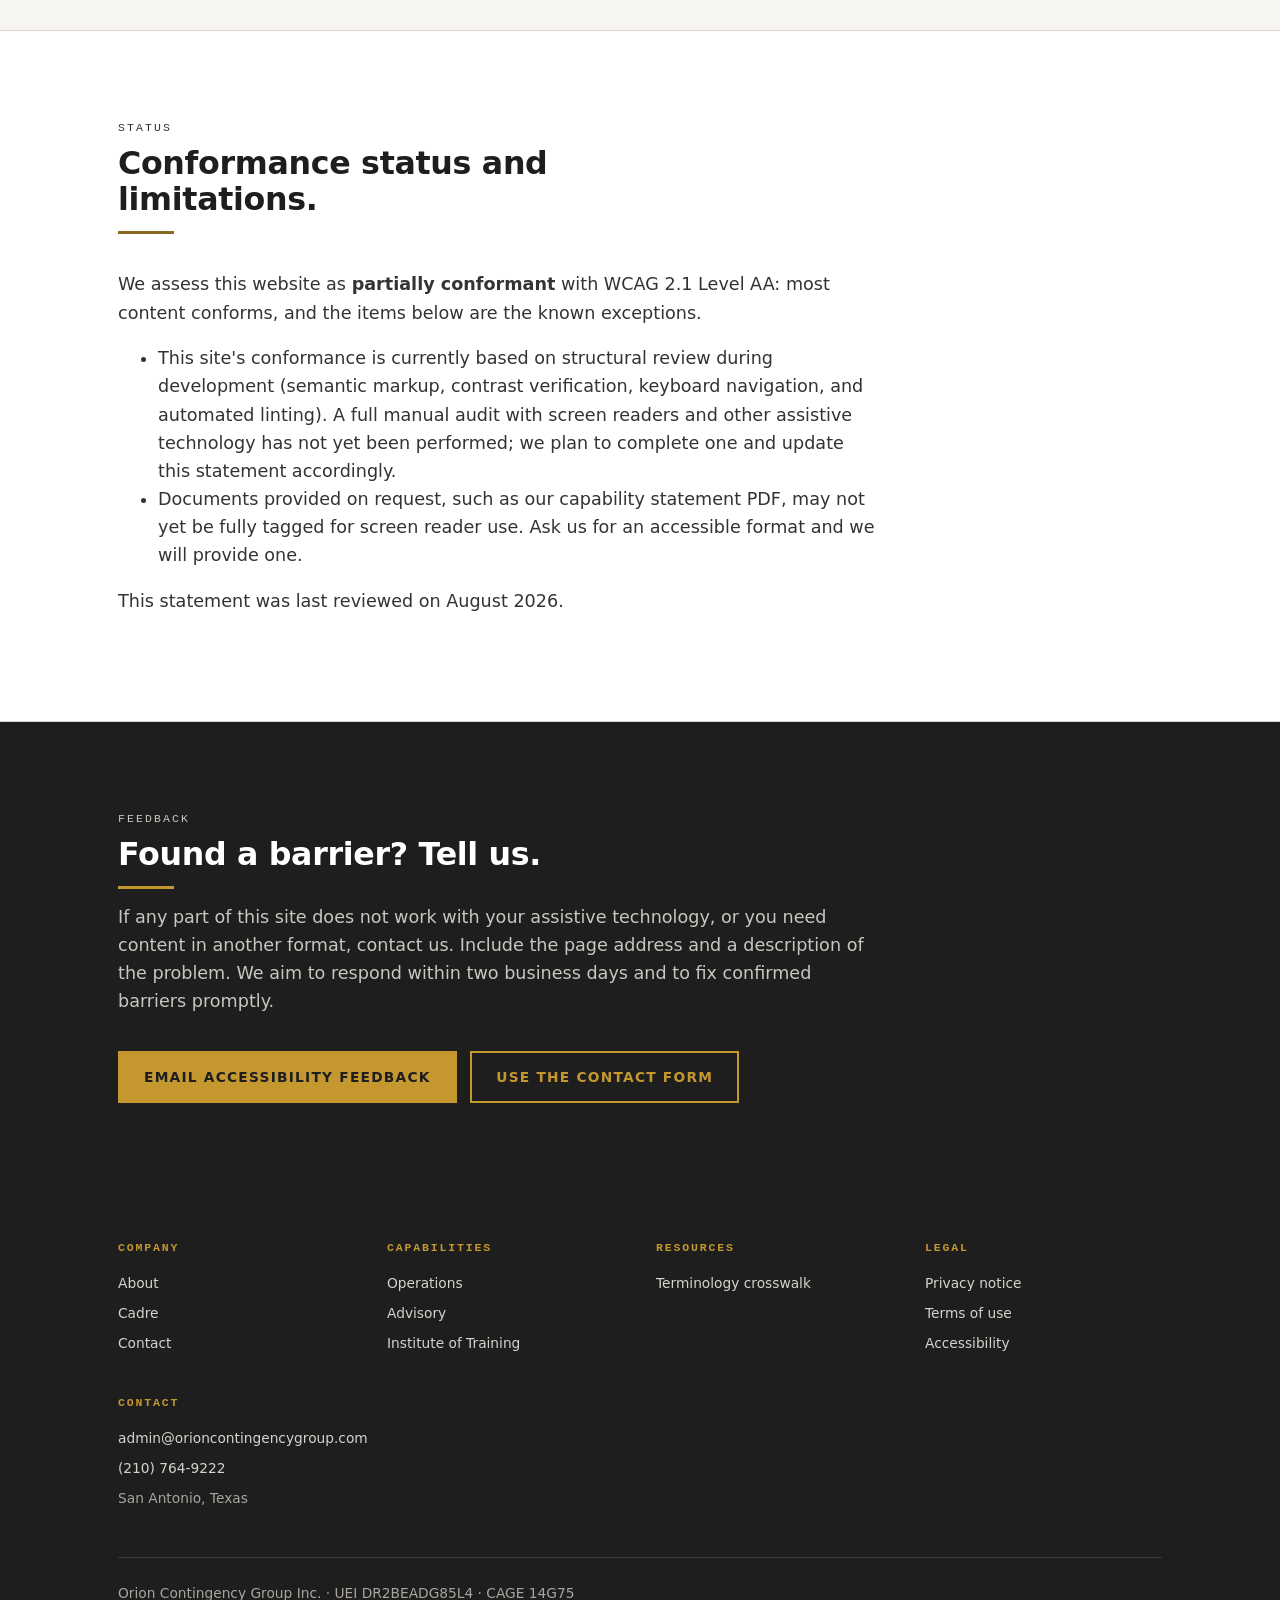
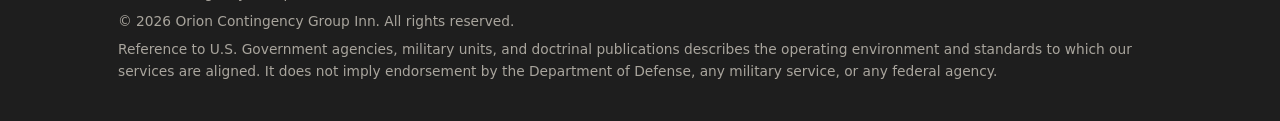
<file: accessibility.html>
<!DOCTYPE html>
<html lang="en">
<head>
<meta charset="utf-8">
<meta name="viewport" content="width=device-width, initial-scale=1">
<title>Accessibility statement | Orion Contingency Group Inc.</title>
<meta name="description" content="Orion Contingency Group Inc. accessibility conformance statement: WCAG 2.1 Level AA target, known limitations, and how to report a barrier.">
<meta name="theme-color" content="#1E1E1E">
<link rel="canonical" href="https://www.orioncontingencygroup.com/accessibility.html">
<link rel="stylesheet" href="site.css">
</head>
<body>

<a class="skip-link" href="#main">Skip to main content</a>

<header class="masthead">
  <div class="shell masthead__inner">
    <a class="wordmark" href="index.html">
      <img src="compass-mark.png" width="34" height="34" alt="Orion Contingency Group compass mark">
      <span>Orion Contingency Group<small>Inc.</small></span>
    </a>
    <nav class="nav" aria-label="Primary">
      <a href="operations.html">Operations</a>
      <a href="advisory.html">Advisory</a>
      <a href="institute.html">Institute</a>
      <a href="cadre.html">Cadre</a>
      <a href="about.html">About</a>
      <a href="contact.html">Contact</a>
    </nav>
  </div>
  <div class="control-block">
    <div class="shell">
      <dl><div><dt>Document</dt><dd>Accessibility statement</dd></div><div><dt>Target</dt><dd>WCAG 2.1 AA</dd></div><div><dt>Reviewed</dt><dd>August 2026</dd></div></dl>
    </div>
  </div>
</header>

<main id="main">

  <div class="page-head">
    <div class="shell">
      <p class="eyebrow">Accessibility</p>
      <h1>Accessibility statement.</h1>
      <p>Our commitment for this website, what we have verified, and how to tell us when something does not work for you.</p>
    </div>
  </div>

  <section>
    <div class="shell">
      <div class="sec-head">
        <p class="eyebrow eyebrow--light">Commitment</p>
        <h2>Our standard.</h2>
      </div>
      <p style="max-width:var(--measure);">Orion Contingency Group Inc. intends this website to be usable by everyone, including people using screen readers, keyboard-only navigation, magnification, and other assistive technology. Our conformance target is the <a href="https://www.w3.org/TR/WCAG21/">Web Content Accessibility Guidelines (WCAG) 2.1</a>, Level AA. We serve government customers, and we hold our own public materials to the same standard our customers are held to under Section 508 of the Rehabilitation Act.</p>
    </div>
  </section>

  <section class="band-warm">
    <div class="shell">
      <div class="sec-head">
        <p class="eyebrow eyebrow--light">Measures</p>
        <h2>What this site does.</h2>
      </div>
      <ul style="max-width:var(--measure);">
        <li>Every page provides a skip-to-content link, a single main heading, and a logical heading order with no skipped levels.</li>
        <li>All text and interface colors meet or exceed WCAG 2.1 AA contrast minimums, verified against the published values in our stylesheet.</li>
        <li>Every form field has a visible, programmatically associated label. Required fields are identified in text, not by symbol or color alone.</li>
        <li>All functionality is available from a keyboard, and keyboard focus is visibly indicated on every interactive element.</li>
        <li>The site respects the reduced-motion preference set in your operating system or browser.</li>
        <li>Content is built with semantic HTML and functions without JavaScript.</li>
        <li>Pages remain usable at 200 percent zoom and reflow on small screens without horizontal scrolling.</li>
      </ul>
    </div>
  </section>

  <section>
    <div class="shell">
      <div class="sec-head">
        <p class="eyebrow eyebrow--light">Status</p>
        <h2>Conformance status and limitations.</h2>
      </div>
      <p style="max-width:var(--measure);">We assess this website as <strong>partially conformant</strong> with WCAG 2.1 Level AA: most content conforms, and the items below are the known exceptions.</p>
      <ul style="max-width:var(--measure);">
        <li>This site's conformance is currently based on structural review during development (semantic markup, contrast verification, keyboard navigation, and automated linting). A full manual audit with screen readers and other assistive technology has not yet been performed; we plan to complete one and update this statement accordingly.</li>
        <li>Documents provided on request, such as our capability statement PDF, may not yet be fully tagged for screen reader use. Ask us for an accessible format and we will provide one.</li>
      </ul>
      <p style="max-width:var(--measure);">This statement was last reviewed on August 2026.</p>
    </div>
  </section>

  <section class="band-dark">
    <div class="shell">
      <div class="sec-head sec-head--dark">
        <p class="eyebrow">Feedback</p>
        <h2>Found a barrier? Tell us.</h2>
        <p>If any part of this site does not work with your assistive technology, or you need content in another format, contact us. Include the page address and a description of the problem. We aim to respond within two business days and to fix confirmed barriers promptly.</p>
      </div>
      <div class="btn-row">
        <a class="btn btn--primary" href="mailto:admin@orioncontingencygroup.com?subject=Accessibility%20feedback">Email accessibility feedback</a>
        <a class="btn btn--ghost" href="contact.html">Use the contact form</a>
      </div>
    </div>
  </section>

</main>

<footer class="site-foot">
  <div class="shell">
    <div class="site-foot__cols">
      <div>
        <h2>Company</h2>
        <ul>
          <li><a href="about.html">About</a></li>
          <li><a href="cadre.html">Cadre</a></li>
          <li><a href="contact.html">Contact</a></li>
        </ul>
      </div>
      <div>
        <h2>Capabilities</h2>
        <ul>
          <li><a href="operations.html">Operations</a></li>
          <li><a href="advisory.html">Advisory</a></li>
          <li><a href="institute.html">Institute of Training</a></li>
        </ul>
      </div>
      <div>
        <h2>Resources</h2>
        <ul>
          <li><a href="resources.html">Terminology crosswalk</a></li>
        </ul>
      </div>
      <div>
        <h2>Legal</h2>
        <ul>
          <li><a href="privacy.html">Privacy notice</a></li>
          <li><a href="terms.html">Terms of use</a></li>
          <li><a href="accessibility.html">Accessibility</a></li>
        </ul>
      </div>
      <div>
        <h2>Contact</h2>
        <ul>
          <li><a href="mailto:admin@orioncontingencygroup.com">admin@orioncontingencygroup.com</a></li>
          <li><a href="tel:+12107649222">(210) 764-9222</a></li>
          <li>San Antonio, Texas</li>
        </ul>
      </div>
    </div>
    <div class="site-foot__legal">
      <p>Orion Contingency Group Inc. &middot; UEI DR2BEADG85L4 &middot; CAGE 14G75</p>
      <p>&copy; 2026 Orion Contingency Group Inn. All rights reserved.</p>
      <p>Reference to U.S. Government agencies, military units, and doctrinal publications describes the operating environment and standards to which our services are aligned. It does not imply endorsement by the Department of Defense, any military service, or any federal agency.</p>
    </div>
  </div>
</footer>

</body>
</html>
</file>
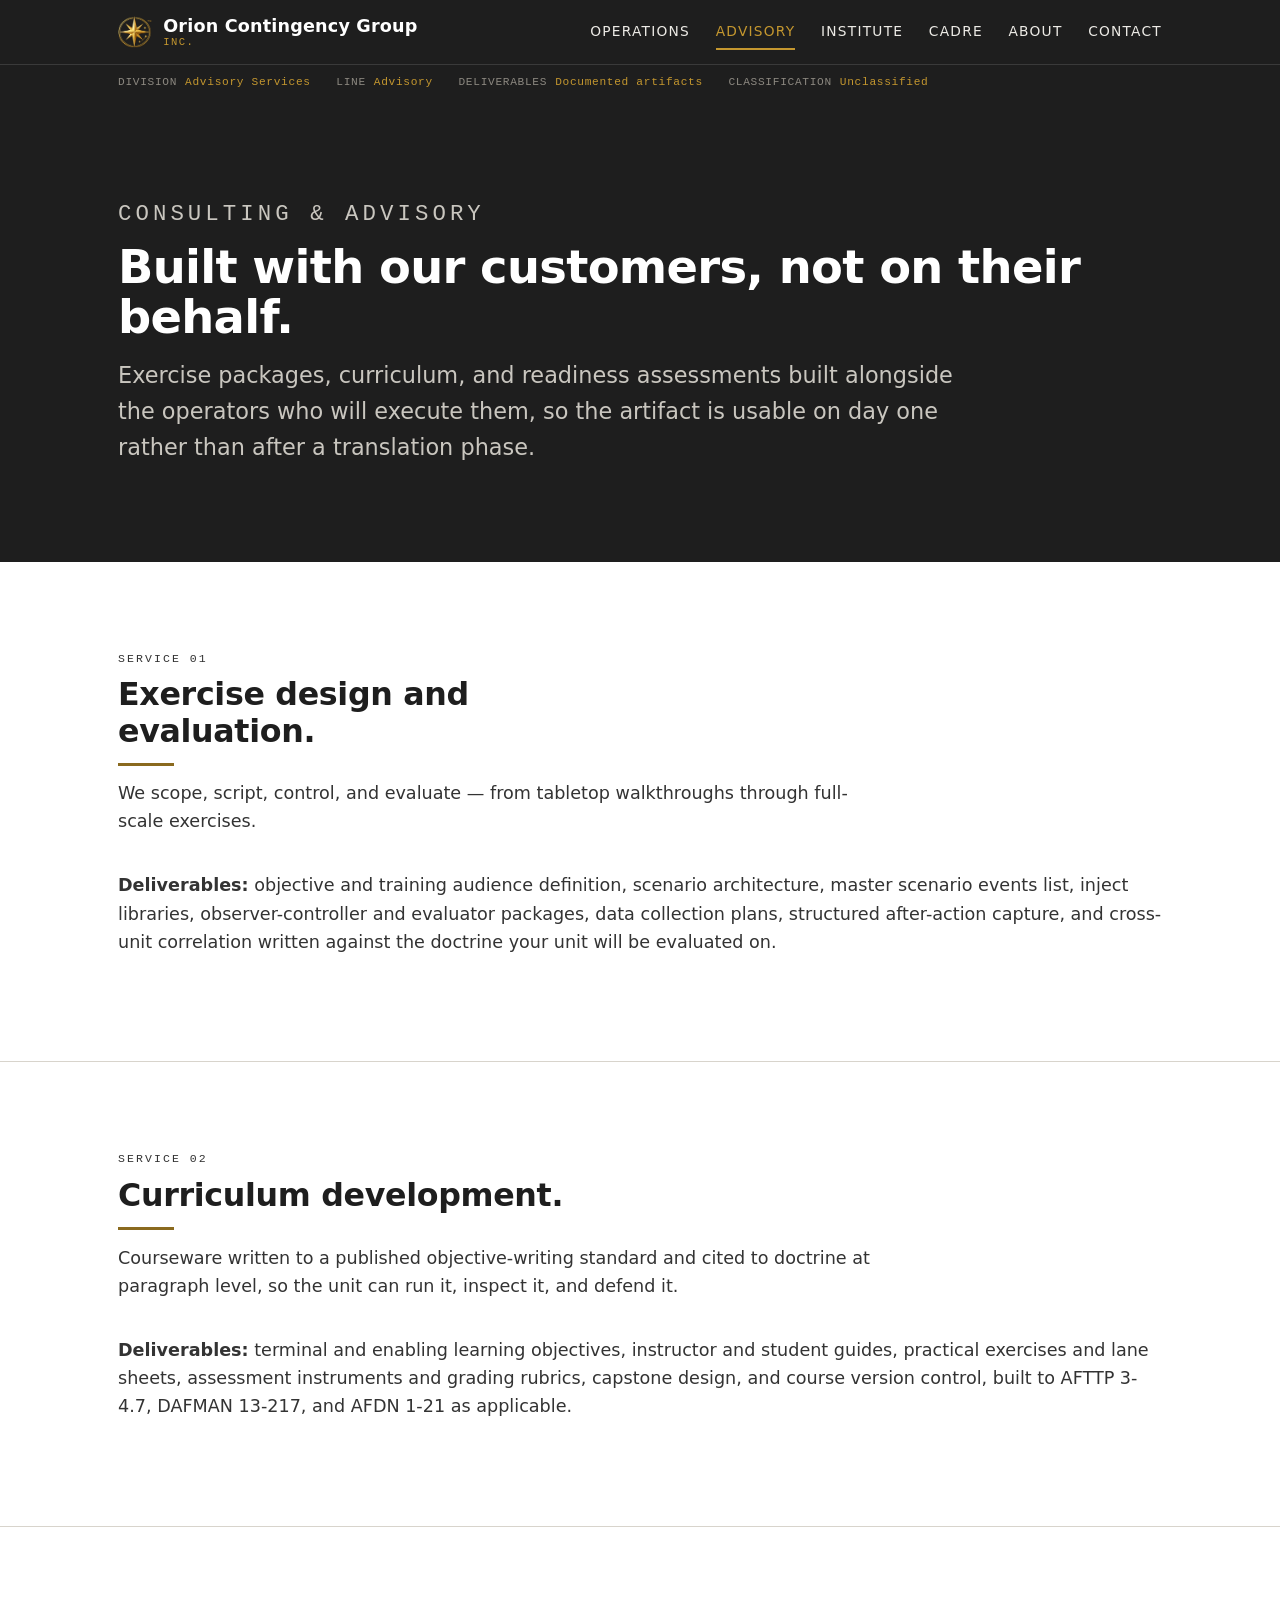
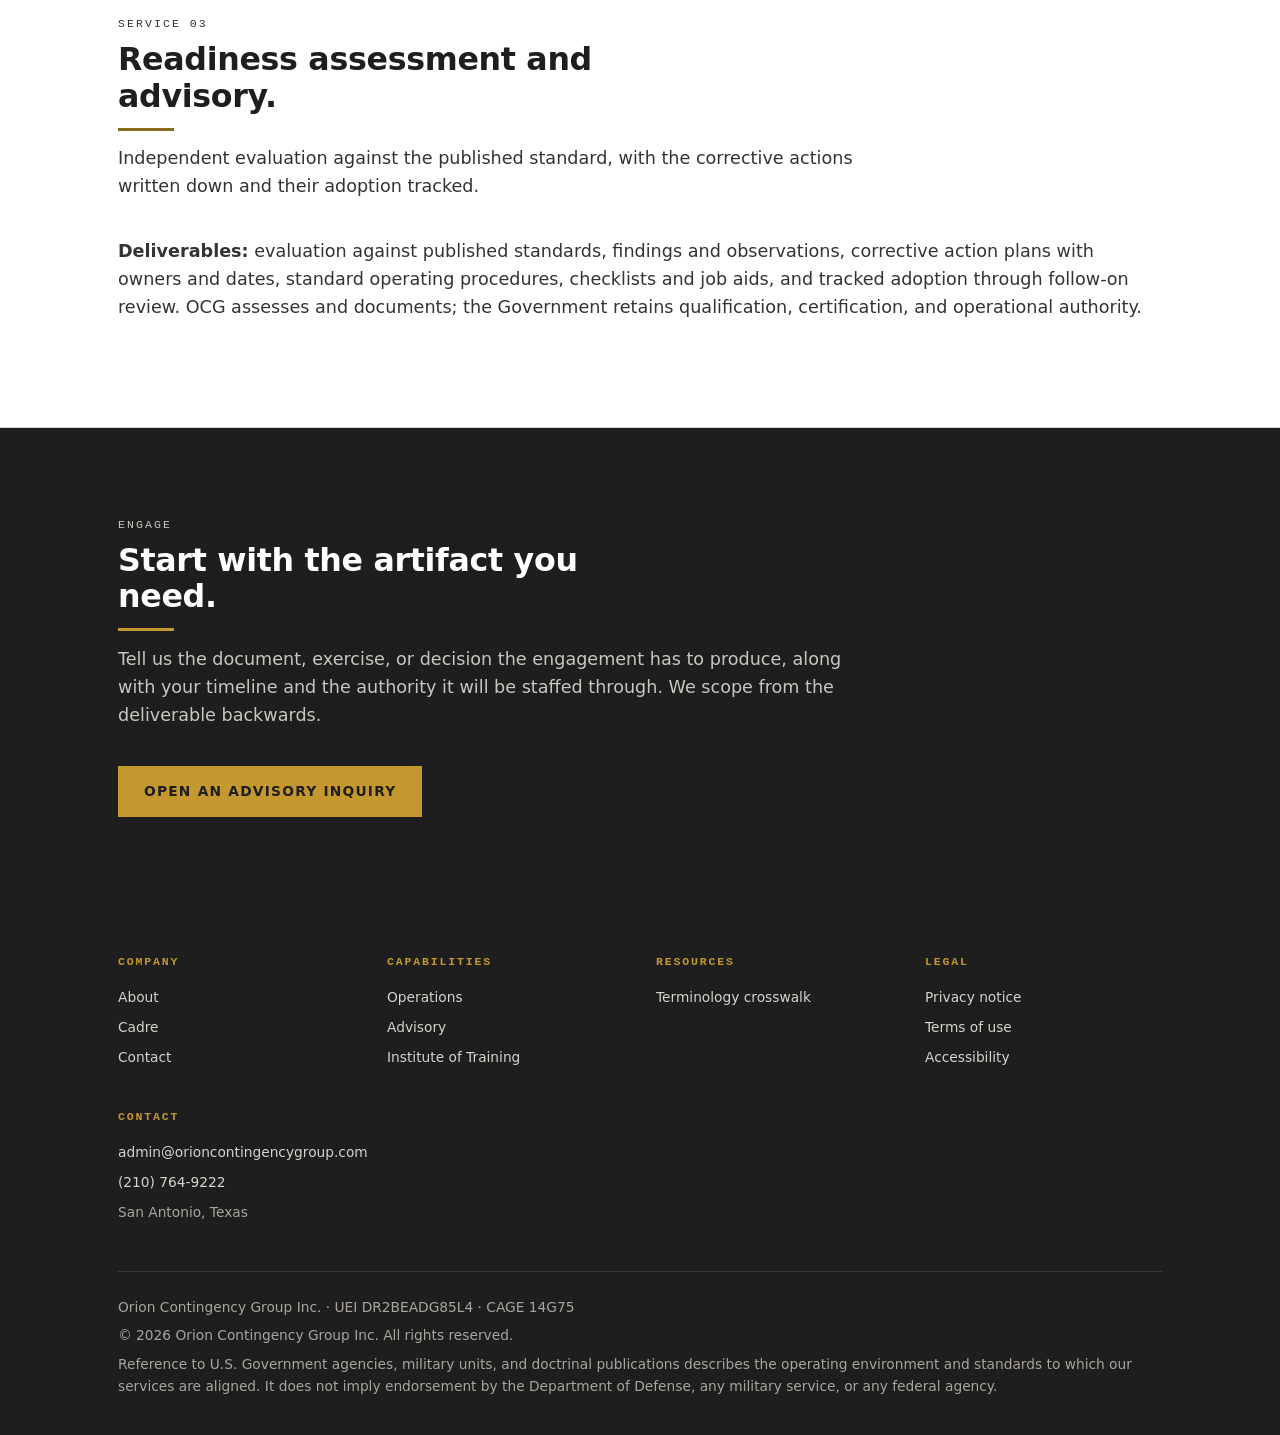
<file: advisory.html>
<!DOCTYPE html>
<html lang="en">
<head>
<meta charset="utf-8">
<meta name="viewport" content="width=device-width, initial-scale=1">
<title>Consulting and advisory | Orion Contingency Group Inc.</title>
<meta name="description" content="Exercise design, control, and evaluation; curriculum development; and independent readiness assessment for contingency response organizations.">
<meta name="theme-color" content="#1E1E1E">
<link rel="canonical" href="https://www.orioncontingencygroup.com/advisory.html">
<link rel="stylesheet" href="site.css">
</head>
<body>

<a class="skip-link" href="#main">Skip to main content</a>

<header class="masthead">
  <div class="shell masthead__inner">
    <a class="wordmark" href="index.html">
      <img src="compass-mark.png" width="34" height="34" alt="Orion Contingency Group compass mark">
      <span>Orion Contingency Group<small>Inc.</small></span>
    </a>
    <nav class="nav" aria-label="Primary">
      <a href="operations.html">Operations</a>
      <a href="advisory.html" aria-current="page">Advisory</a>
      <a href="institute.html">Institute</a>
      <a href="cadre.html">Cadre</a>
      <a href="about.html">About</a>
      <a href="contact.html">Contact</a>
    </nav>
  </div>
  <div class="control-block">
    <div class="shell">
      <dl><div><dt>Division</dt><dd>Advisory Services</dd></div><div><dt>Line</dt><dd>Advisory</dd></div><div><dt>Deliverables</dt><dd>Documented artifacts</dd></div><div><dt>Classification</dt><dd>Unclassified</dd></div></dl>
    </div>
  </div>
</header>

<main id="main">

  <div class="page-head">
    <div class="shell">
      <p class="eyebrow">Consulting &amp; advisory</p>
      <h1>Built with our customers, not on their behalf.</h1>
      <p>Exercise packages, curriculum, and readiness assessments built alongside the operators who will execute them, so the artifact is usable on day one rather than after a translation phase.</p>
    </div>
  </div>

  <section>
    <div class="shell">
      <div class="sec-head">
        <p class="eyebrow eyebrow--light">Service 01</p>
        <h2>Exercise design and evaluation.</h2>
        <p>We scope, script, control, and evaluate — from tabletop walkthroughs through full-scale exercises.</p>
      </div>
      <p><strong>Deliverables:</strong> objective and training audience definition, scenario architecture, master scenario events list, inject libraries, observer-controller and evaluator packages, data collection plans, structured after-action capture, and cross-unit correlation written against the doctrine your unit will be evaluated on.</p>
    </div>
  </section>

  <section>
    <div class="shell">
      <div class="sec-head">
        <p class="eyebrow eyebrow--light">Service 02</p>
        <h2>Curriculum development.</h2>
        <p>Courseware written to a published objective-writing standard and cited to doctrine at paragraph level, so the unit can run it, inspect it, and defend it.</p>
      </div>
      <p><strong>Deliverables:</strong> terminal and enabling learning objectives, instructor and student guides, practical exercises and lane sheets, assessment instruments and grading rubrics, capstone design, and course version control, built to AFTTP 3-4.7, DAFMAN 13-217, and AFDN 1-21 as applicable.</p>
    </div>
  </section>

  <section>
    <div class="shell">
      <div class="sec-head">
        <p class="eyebrow eyebrow--light">Service 03</p>
        <h2>Readiness assessment and advisory.</h2>
        <p>Independent evaluation against the published standard, with the corrective actions written down and their adoption tracked.</p>
      </div>
      <p><strong>Deliverables:</strong> evaluation against published standards, findings and observations, corrective action plans with owners and dates, standard operating procedures, checklists and job aids, and tracked adoption through follow-on review. OCG assesses and documents; the Government retains qualification, certification, and operational authority.</p>
    </div>
  </section>

  <section class="band-dark">
    <div class="shell">
      <div class="sec-head sec-head--dark">
        <p class="eyebrow">Engage</p>
        <h2>Start with the artifact you need.</h2>
        <p>Tell us the document, exercise, or decision the engagement has to produce, along with your timeline and the authority it will be staffed through. We scope from the deliverable backwards.</p>
      </div>
      <div class="btn-row">
        <a class="btn btn--primary" href="contact.html">Open an advisory inquiry</a>
      </div>
    </div>
  </section>

</main>

<footer class="site-foot">
  <div class="shell">
    <div class="site-foot__cols">
      <div>
        <h2>Company</h2>
        <ul>
          <li><a href="about.html">About</a></li>
          <li><a href="cadre.html">Cadre</a></li>
          <li><a href="contact.html">Contact</a></li>
        </ul>
      </div>
      <div>
        <h2>Capabilities</h2>
        <ul>
          <li><a href="operations.html">Operations</a></li>
          <li><a href="advisory.html">Advisory</a></li>
          <li><a href="institute.html">Institute of Training</a></li>
        </ul>
      </div>
      <div>
        <h2>Resources</h2>
        <ul>
          <li><a href="resources.html">Terminology crosswalk</a></li>
        </ul>
      </div>
      <div>
        <h2>Legal</h2>
        <ul>
          <li><a href="privacy.html">Privacy notice</a></li>
          <li><a href="terms.html">Terms of use</a></li>
          <li><a href="accessibility.html">Accessibility</a></li>
        </ul>
      </div>
      <div>
        <h2>Contact</h2>
        <ul>
          <li><a href="mailto:admin@orioncontingencygroup.com">admin@orioncontingencygroup.com</a></li>
          <li><a href="tel:+12107649222">(210) 764-9222</a></li>
          <li>San Antonio, Texas</li>
        </ul>
      </div>
    </div>
    <div class="site-foot__legal">
      <p>Orion Contingency Group Inc. &middot; UEI DR2BEADG85L4 &middot; CAGE 14G75</p>
      <p>&copy; 2026 Orion Contingency Group Inc. All rights reserved.</p>
      <p>Reference to U.S. Government agencies, military units, and doctrinal publications describes the operating environment and standards to which our services are aligned. It does not imply endorsement by the Department of Defense, any military service, or any federal agency.</p>
    </div>
  </div>
</footer>

</body>
</html>
</file>
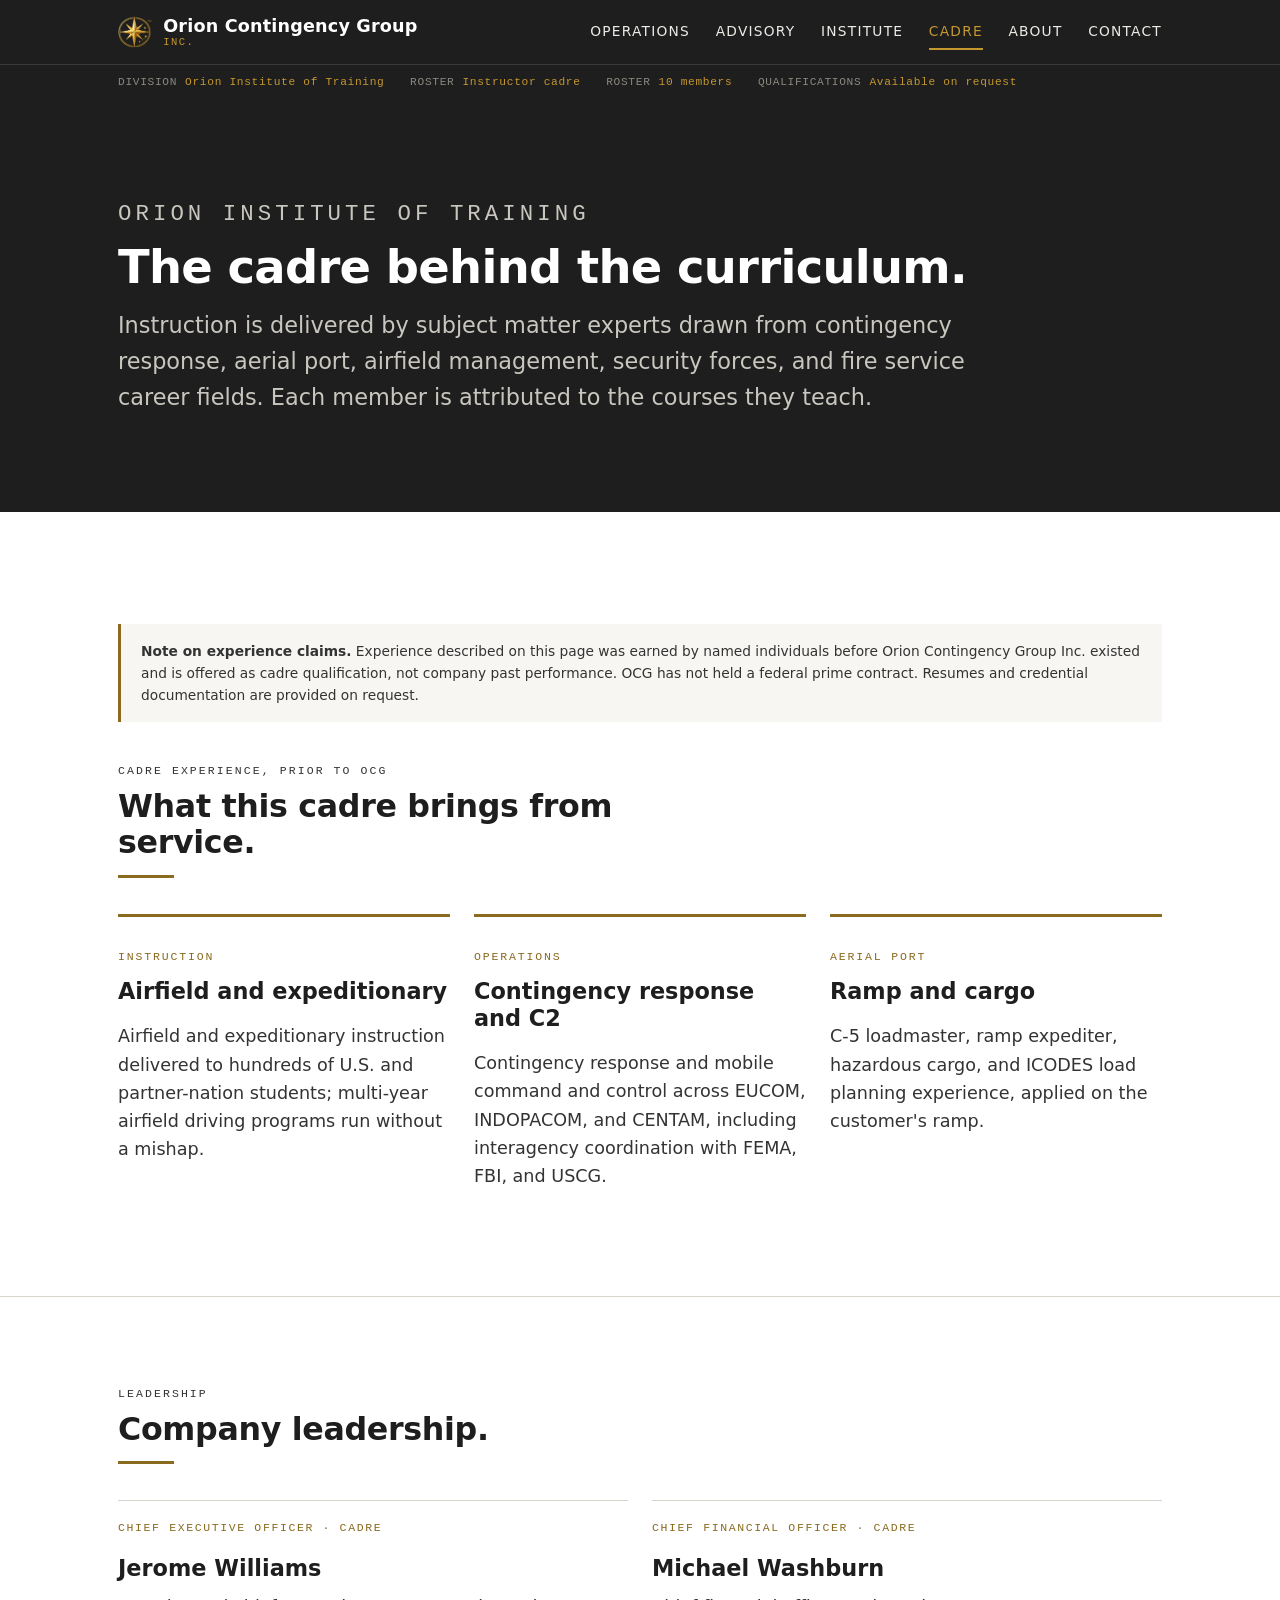
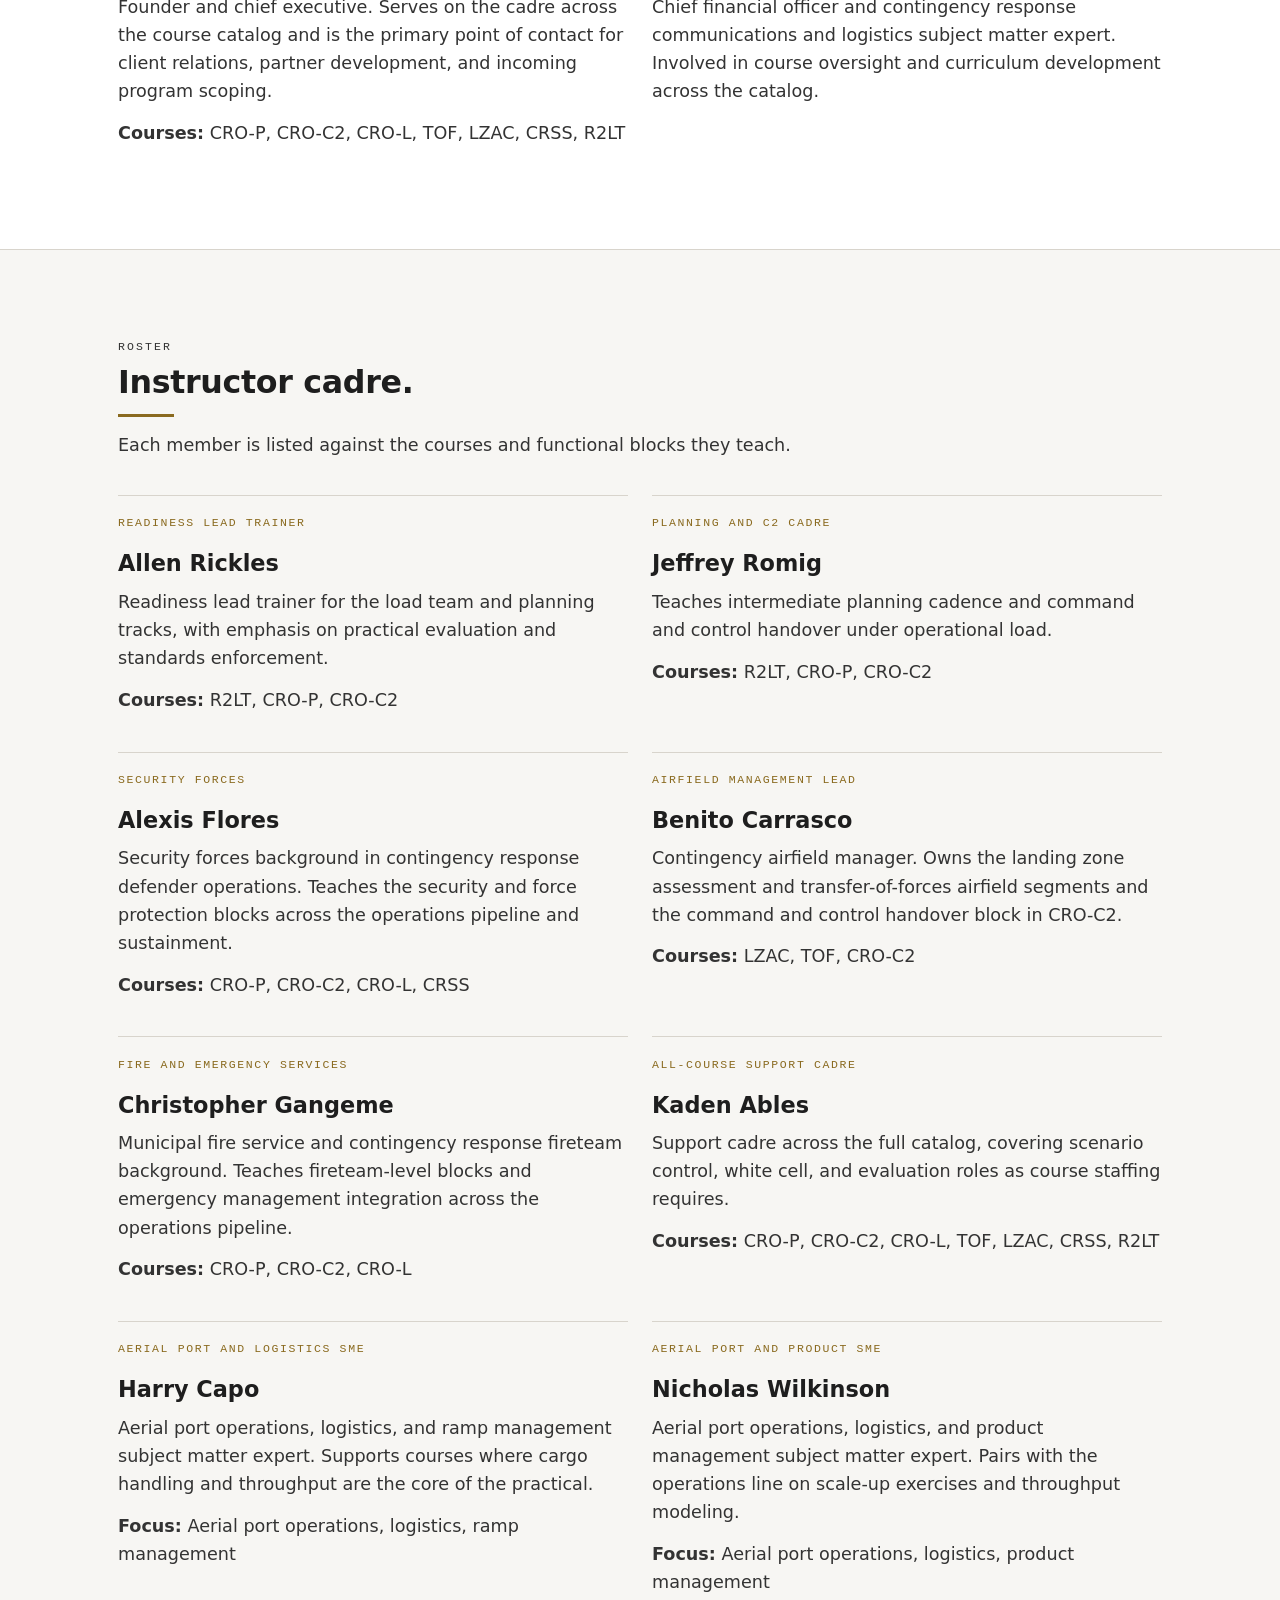
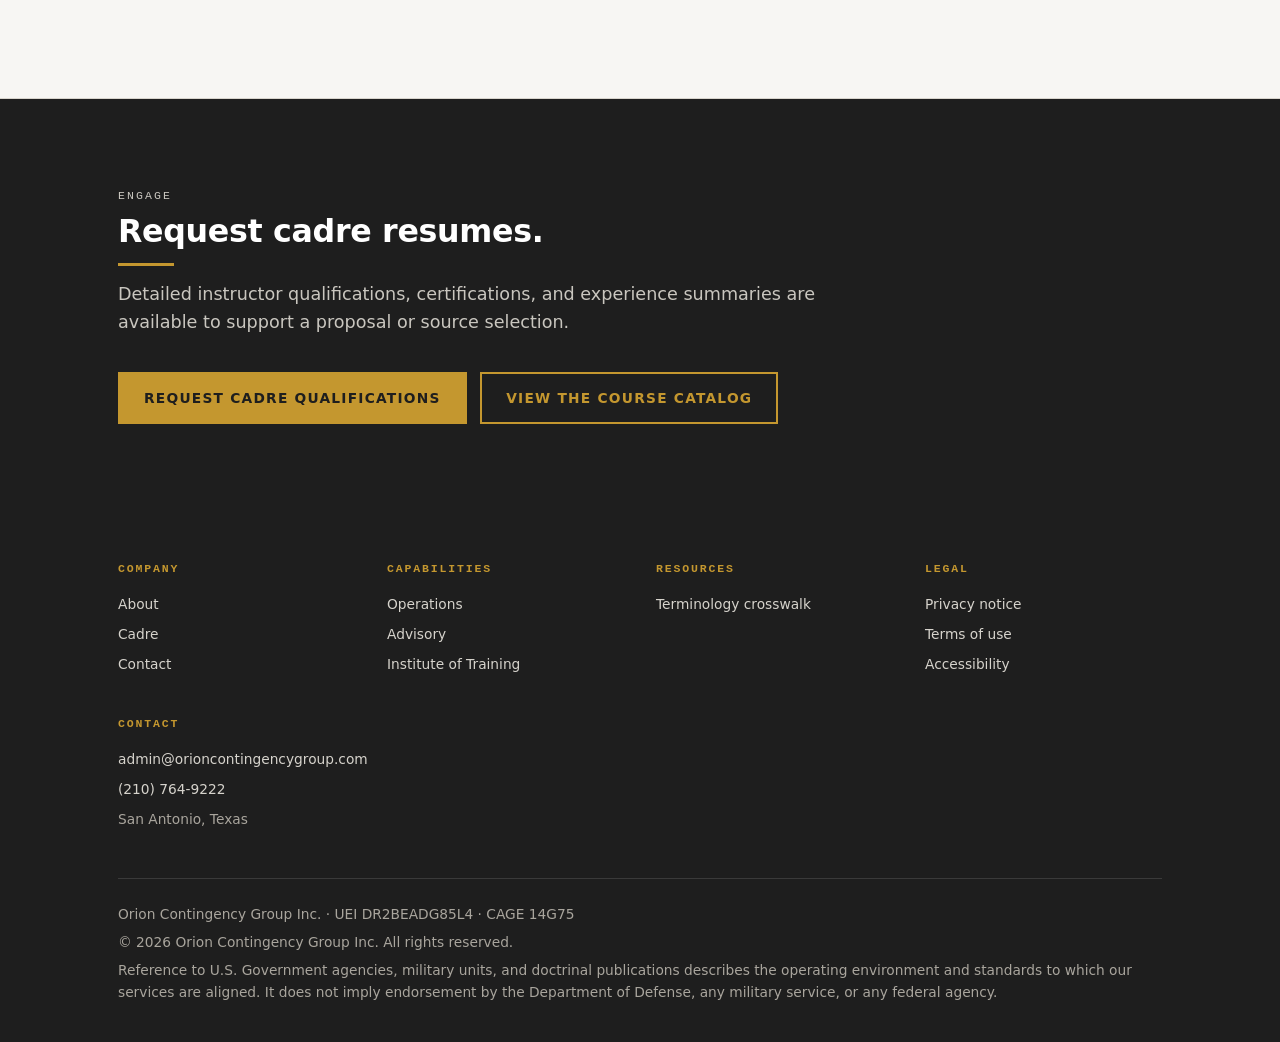
<file: cadre.html>
<!DOCTYPE html>
<html lang="en">
<head>
<meta charset="utf-8">
<meta name="viewport" content="width=device-width, initial-scale=1">
<title>Cadre and instructors | Orion Contingency Group Inc.</title>
<meta name="description" content="The Orion Institute of Training cadre: contingency response, aerial port, airfield management, security forces, and fire service subject matter experts.">
<meta name="theme-color" content="#1E1E1E">
<link rel="canonical" href="https://www.orioncontingencygroup.com/cadre.html">
<link rel="stylesheet" href="site.css">
</head>
<body>

<a class="skip-link" href="#main">Skip to main content</a>

<header class="masthead">
<div class="shell masthead__inner">
<a class="wordmark" href="index.html">
<img src="compass-mark.png" width="34" height="34" alt="Orion Contingency Group compass mark">
<span>Orion Contingency Group<small>Inc.</small></span>
</a>
<nav class="nav" aria-label="Primary">
<a href="operations.html">Operations</a>
<a href="advisory.html">Advisory</a>
<a href="institute.html">Institute</a>
<a href="cadre.html" aria-current="page">Cadre</a>
<a href="about.html">About</a>
<a href="contact.html">Contact</a>
</nav>
</div>
<div class="control-block">
<div class="shell">
<dl><div><dt>Division</dt><dd>Orion Institute of Training</dd></div><div><dt>Roster</dt><dd>Instructor cadre</dd></div><div><dt>Roster</dt><dd>10 members</dd></div><div><dt>Qualifications</dt><dd>Available on request</dd></div></dl>
</div>
</div>
</header>

<main id="main">

<div class="page-head">
<div class="shell">
<p class="eyebrow">Orion Institute of Training</p>
<h1>The cadre behind the curriculum.</h1>
<p>Instruction is delivered by subject matter experts drawn from contingency response, aerial port, airfield management, security forces, and fire service career fields. Each member is attributed to the courses they teach.</p>
</div>
</div>

<section>
<div class="shell">
<div class="notice">
<p style="margin:0;"><strong>Note on experience claims.</strong> Experience described on this page was earned by named individuals before Orion Contingency Group Inc. existed and is offered as cadre qualification, not company past performance. OCG has not held a federal prime contract. Resumes and credential documentation are provided on request.</p>
</div>

<div class="sec-head" style="margin-top:2.5rem;">
<p class="eyebrow eyebrow--light">Cadre experience, prior to OCG</p>
<h2>What this cadre brings from service.</h2>
</div>
<div class="grid grid--3">
<article class="line">
<p class="line__code">Instruction</p>
<h3>Airfield and expeditionary</h3>
<p>Airfield and expeditionary instruction delivered to hundreds of U.S. and partner-nation students; multi-year airfield driving programs run without a mishap.</p>
</article>
<article class="line">
<p class="line__code">Operations</p>
<h3>Contingency response and C2</h3>
<p>Contingency response and mobile command and control across EUCOM, INDOPACOM, and CENTAM, including interagency coordination with FEMA, FBI, and USCG.</p>
</article>
<article class="line">
<p class="line__code">Aerial port</p>
<h3>Ramp and cargo</h3>
<p>C-5 loadmaster, ramp expediter, hazardous cargo, and ICODES load planning experience, applied on the customer's ramp.</p>
</article>
</div>
</div>
</section>

<section>
<div class="shell">
<div class="sec-head">
<p class="eyebrow eyebrow--light">Leadership</p>
<h2>Company leadership.</h2>
</div>
<div class="grid grid--2">
<article class="person">
<p class="person__role">Chief Executive Officer &middot; Cadre</p>
<h3>Jerome Williams</h3>
<p>Founder and chief executive. Serves on the cadre across the course catalog and is the primary point of contact for client relations, partner development, and incoming program scoping.</p>
<p><strong>Courses:</strong> CRO-P, CRO-C2, CRO-L, TOF, LZAC, CRSS, R2LT</p>
</article>

<article class="person">
<p class="person__role">Chief Financial Officer &middot; Cadre</p>
<h3>Michael Washburn</h3>
<p>Chief financial officer and contingency response communications and logistics subject matter expert. Involved in course oversight and curriculum development across the catalog.</p>
</article>
</div>
</div>
</section>

<section class="band-warm">
<div class="shell">
<div class="sec-head">
<p class="eyebrow eyebrow--light">Roster</p>
<h2>Instructor cadre.</h2>
<p>Each member is listed against the courses and functional blocks they teach.</p>
</div>

<div class="grid grid--2">
<article class="person">
<p class="person__role">Readiness lead trainer</p>
<h3>Allen Rickles</h3>
<p>Readiness lead trainer for the load team and planning tracks, with emphasis on practical evaluation and standards enforcement.</p>
<p><strong>Courses:</strong> R2LT, CRO-P, CRO-C2</p>
</article>

<article class="person">
<p class="person__role">Planning and C2 cadre</p>
<h3>Jeffrey Romig</h3>
<p>Teaches intermediate planning cadence and command and control handover under operational load.</p>
<p><strong>Courses:</strong> R2LT, CRO-P, CRO-C2</p>
</article>

<article class="person">
<p class="person__role">Security forces</p>
<h3>Alexis Flores</h3>
<p>Security forces background in contingency response defender operations. Teaches the security and force protection blocks across the operations pipeline and sustainment.</p>
<p><strong>Courses:</strong> CRO-P, CRO-C2, CRO-L, CRSS</p>
</article>

<article class="person">
<p class="person__role">Airfield management lead</p>
<h3>Benito Carrasco</h3>
<p>Contingency airfield manager. Owns the landing zone assessment and transfer-of-forces airfield segments and the command and control handover block in CRO-C2.</p>
<p><strong>Courses:</strong> LZAC, TOF, CRO-C2</p>
</article>

<article class="person">
<p class="person__role">Fire and emergency services</p>
<h3>Christopher Gangeme</h3>
<p>Municipal fire service and contingency response fireteam background. Teaches fireteam-level blocks and emergency management integration across the operations pipeline.</p>
<p><strong>Courses:</strong> CRO-P, CRO-C2, CRO-L</p>
</article>

<article class="person">
<p class="person__role">All-course support cadre</p>
<h3>Kaden Ables</h3>
<p>Support cadre across the full catalog, covering scenario control, white cell, and evaluation roles as course staffing requires.</p>
<p><strong>Courses:</strong> CRO-P, CRO-C2, CRO-L, TOF, LZAC, CRSS, R2LT</p>
</article>

<article class="person">
<p class="person__role">Aerial port and logistics SME</p>
<h3>Harry Capo</h3>
<p>Aerial port operations, logistics, and ramp management subject matter expert. Supports courses where cargo handling and throughput are the core of the practical.</p>
<p><strong>Focus:</strong> Aerial port operations, logistics, ramp management</p>
</article>

<article class="person">
<p class="person__role">Aerial port and product SME</p>
<h3>Nicholas Wilkinson</h3>
<p>Aerial port operations, logistics, and product management subject matter expert. Pairs with the operations line on scale-up exercises and throughput modeling.</p>
<p><strong>Focus:</strong> Aerial port operations, logistics, product management</p>
</article>
</div>
</div>
</section>

<section class="band-dark">
<div class="shell">
<div class="sec-head sec-head--dark">
<p class="eyebrow">Engage</p>
<h2>Request cadre resumes.</h2>
<p>Detailed instructor qualifications, certifications, and experience summaries are available to support a proposal or source selection.</p>
</div>
<div class="btn-row">
<a class="btn btn--primary" href="contact.html">Request cadre qualifications</a>
<a class="btn btn--ghost" href="institute.html">View the course catalog</a>
</div>
</div>
</section>

</main>

<footer class="site-foot">
<div class="shell">
<div class="site-foot__cols">
<div>
<h2>Company</h2>
<ul>
<li><a href="about.html">About</a></li>
<li><a href="cadre.html">Cadre</a></li>
<li><a href="contact.html">Contact</a></li>
</ul>
</div>
<div>
<h2>Capabilities</h2>
<ul>
<li><a href="operations.html">Operations</a></li>
<li><a href="advisory.html">Advisory</a></li>
<li><a href="institute.html">Institute of Training</a></li>
</ul>
</div>
<div>
<h2>Resources</h2>
<ul>
<li><a href="resources.html">Terminology crosswalk</a></li>
</ul>
</div>
<div>
<h2>Legal</h2>
<ul>
<li><a href="privacy.html">Privacy notice</a></li>
<li><a href="terms.html">Terms of use</a></li>
<li><a href="accessibility.html">Accessibility</a></li>
</ul>
</div>
<div>
<h2>Contact</h2>
<ul>
<li><a href="mailto:admin@orioncontingencygroup.com">admin@orioncontingencygroup.com</a></li>
<li><a href="tel:+12107649222">(210) 764-9222</a></li>
<li>San Antonio, Texas</li>
</ul>
</div>
</div>
<div class="site-foot__legal">
<p>Orion Contingency Group Inc. &middot; UEI DR2BEADG85L4 &middot; CAGE 14G75</p>
<p>&copy; 2026 Orion Contingency Group Inc. All rights reserved.</p>
<p>Reference to U.S. Government agencies, military units, and doctrinal publications describes the operating environment and standards to which our services are aligned. It does not imply endorsement by the Department of Defense, any military service, or any federal agency.</p>
</div>
</div>
</footer>

</body>
</html>
</file>
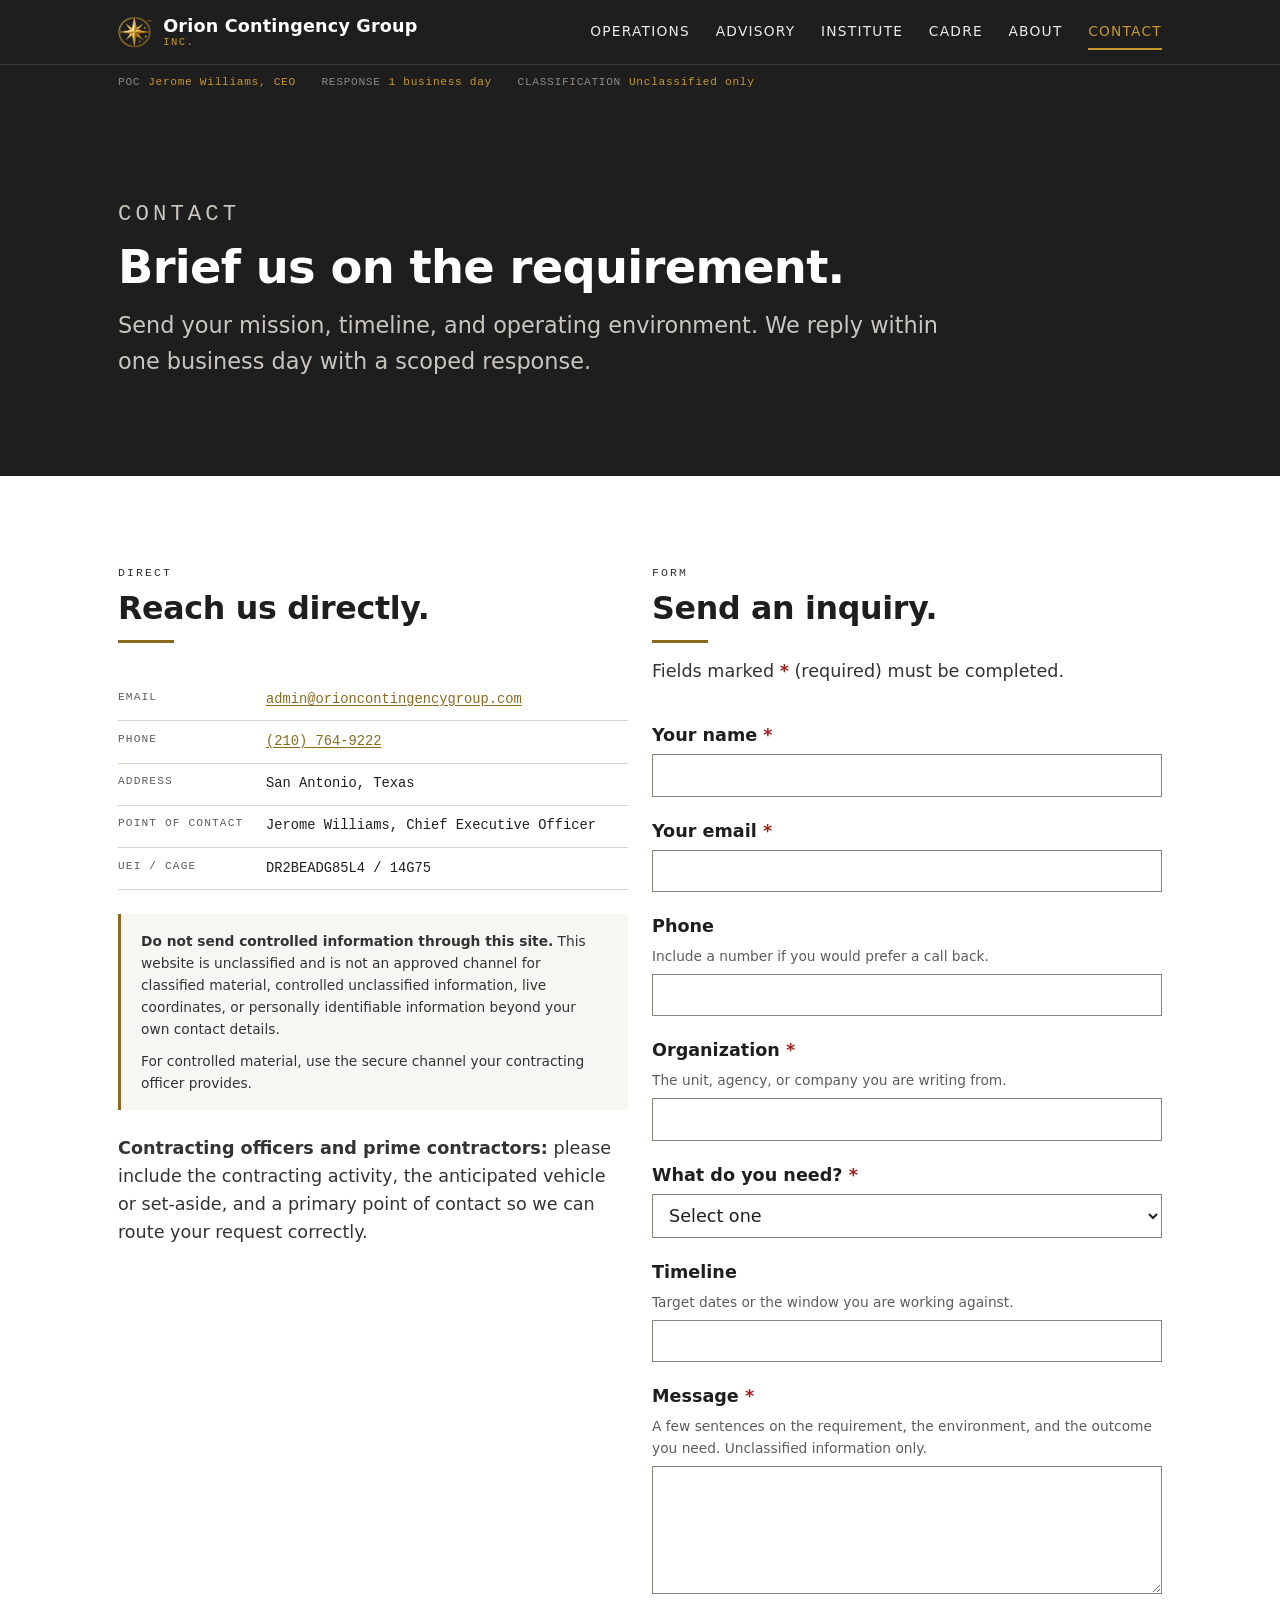
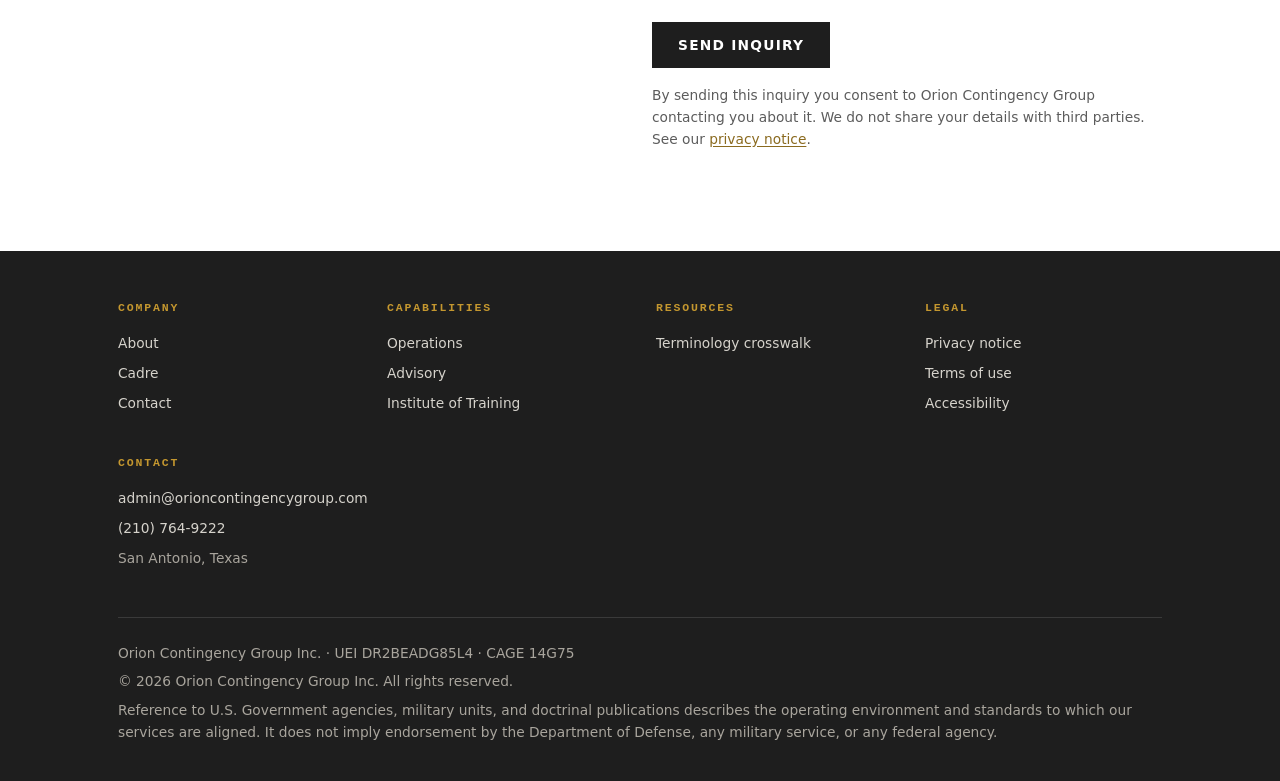
<file: contact.html>
<!DOCTYPE html>
<html lang="en">
<head>
<meta charset="utf-8">
<meta name="viewport" content="width=device-width, initial-scale=1">
<title>Contact | Orion Contingency Group Inc.</title>
<meta name="description" content="Contact Orion Contingency Group Inc. for operations, advisory, or training inquiries. San Antonio, Texas. Response within one business day.">
<meta name="theme-color" content="#1E1E1E">
<link rel="canonical" href="https://www.orioncontingencygroup.com/contact.html">
<link rel="stylesheet" href="site.css">
</head>
<body>

<a class="skip-link" href="#main">Skip to main content</a>

<header class="masthead">
  <div class="shell masthead__inner">
    <a class="wordmark" href="index.html">
      <img src="compass-mark.png" width="34" height="34" alt="Orion Contingency Group compass mark">
      <span>Orion Contingency Group<small>Inc.</small></span>
    </a>
    <nav class="nav" aria-label="Primary">
      <a href="operations.html">Operations</a>
      <a href="advisory.html">Advisory</a>
      <a href="institute.html">Institute</a>
      <a href="cadre.html">Cadre</a>
      <a href="about.html">About</a>
      <a href="contact.html" aria-current="page">Contact</a>
    </nav>
  </div>
  <div class="control-block">
    <div class="shell">
      <dl><div><dt>POC</dt><dd>Jerome Williams, CEO</dd></div><div><dt>Response</dt><dd>1 business day</dd></div><div><dt>Classification</dt><dd>Unclassified only</dd></div></dl>
    </div>
  </div>
</header>

<main id="main">

  <div class="page-head">
    <div class="shell">
      <p class="eyebrow">Contact</p>
      <h1>Brief us on the requirement.</h1>
      <p>Send your mission, timeline, and operating environment. We reply within one business day with a scoped response.</p>
    </div>
  </div>

  <section>
    <div class="shell">
      <div class="grid grid--2">
        <div>
          <div class="sec-head">
            <p class="eyebrow eyebrow--light">Direct</p>
            <h2>Reach us directly.</h2>
          </div>
          <table class="reg">
            <tbody>
              <tr><th scope="row">Email</th><td><a href="mailto:admin@orioncontingencygroup.com">admin@orioncontingencygroup.com</a></td></tr>
              <tr><th scope="row">Phone</th><td><a href="tel:+12107649222">(210) 764-9222</a></td></tr>
              <tr><th scope="row">Address</th><td>San Antonio, Texas</td></tr>
              <tr><th scope="row">Point of contact</th><td>Jerome Williams, Chief Executive Officer</td></tr>
              <tr><th scope="row">UEI / CAGE</th><td>DR2BEADG85L4 / 14G75</td></tr>
            </tbody>
          </table>

          <div class="notice">
            <p style="margin:0 0 0.6rem;"><strong>Do not send controlled information through this site.</strong> This website is unclassified and is not an approved channel for classified material, controlled unclassified information, live coordinates, or personally identifiable information beyond your own contact details.</p>
            <p style="margin:0;">For controlled material, use the secure channel your contracting officer provides.</p>
          </div>

          <p><strong>Contracting officers and prime contractors:</strong> please include the contracting activity, the anticipated vehicle or set-aside, and a primary point of contact so we can route your request correctly.</p>
        </div>

        <div>
          <div class="sec-head">
            <p class="eyebrow eyebrow--light">Form</p>
            <h2>Send an inquiry.</h2>
            <p>Fields marked <span class="req" aria-hidden="true">*</span> (required) must be completed.</p>
          </div>

          <form class="form" action="https://formspree.io/f/moeaaovg" method="post">
            <fieldset>
              <legend class="visually-hidden">Inquiry details</legend>

              <div class="field">
                <label for="inq-name">Your name <span class="req">*</span><span class="visually-hidden"> (required)</span></label>
                <input id="inq-name" name="name" type="text" autocomplete="name" required aria-required="true">
              </div>

              <div class="field">
                <label for="inq-email">Your email <span class="req">*</span><span class="visually-hidden"> (required)</span></label>
                <input id="inq-email" name="email" type="email" autocomplete="email" required aria-required="true">
              </div>

              <div class="field">
                <label for="inq-phone">Phone</label>
                <span class="hint" id="inq-phone-hint">Include a number if you would prefer a call back.</span>
                <input id="inq-phone" name="phone" type="tel" autocomplete="tel" aria-describedby="inq-phone-hint">
              </div>

              <div class="field">
                <label for="inq-org">Organization <span class="req">*</span><span class="visually-hidden"> (required)</span></label>
                <span class="hint" id="inq-org-hint">The unit, agency, or company you are writing from.</span>
                <input id="inq-org" name="organization" type="text" autocomplete="organization" required aria-required="true" aria-describedby="inq-org-hint">
              </div>

              <div class="field">
                <label for="inq-type">What do you need? <span class="req">*</span><span class="visually-hidden"> (required)</span></label>
                <select id="inq-type" name="inquiry_type" required aria-required="true">
                  <option value="">Select one</option>
                  <option value="training">Training &mdash; Institute course</option>
                  <option value="operations">Operations &mdash; deployment or site support</option>
                  <option value="advisory">Advisory &mdash; exercise, requirements, or policy</option>
                  <option value="capability">Capability statement or past performance</option>
                  <option value="partnering">Teaming or subcontract partnering</option>
                  <option value="other">Something else</option>
                </select>
              </div>

              <div class="field">
                <label for="inq-timeline">Timeline</label>
                <span class="hint" id="inq-timeline-hint">Target dates or the window you are working against.</span>
                <input id="inq-timeline" name="timeline" type="text" aria-describedby="inq-timeline-hint">
              </div>

              <div class="field">
                <label for="inq-message">Message <span class="req">*</span><span class="visually-hidden"> (required)</span></label>
                <span class="hint" id="inq-message-hint">A few sentences on the requirement, the environment, and the outcome you need. Unclassified information only.</span>
                <textarea id="inq-message" name="message" required aria-required="true" aria-describedby="inq-message-hint"></textarea>
              </div>

              <button class="btn btn--onlight" type="submit">Send inquiry</button>

              <p style="font-size:var(--step--1);color:var(--muted);margin-top:1rem;">By sending this inquiry you consent to Orion Contingency Group contacting you about it. We do not share your details with third parties. See our <a href="privacy.html">privacy notice</a>.</p>
            </fieldset>
          </form>
        </div>
      </div>
    </div>
  </section>

</main>

<footer class="site-foot">
  <div class="shell">
    <div class="site-foot__cols">
      <div>
        <h2>Company</h2>
        <ul>
          <li><a href="about.html">About</a></li>
          <li><a href="cadre.html">Cadre</a></li>
          <li><a href="contact.html">Contact</a></li>
        </ul>
      </div>
      <div>
        <h2>Capabilities</h2>
        <ul>
          <li><a href="operations.html">Operations</a></li>
          <li><a href="advisory.html">Advisory</a></li>
          <li><a href="institute.html">Institute of Training</a></li>
        </ul>
      </div>
      <div>
        <h2>Resources</h2>
        <ul>
          <li><a href="resources.html">Terminology crosswalk</a></li>
        </ul>
      </div>
      <div>
        <h2>Legal</h2>
        <ul>
          <li><a href="privacy.html">Privacy notice</a></li>
          <li><a href="terms.html">Terms of use</a></li>
          <li><a href="accessibility.html">Accessibility</a></li>
        </ul>
      </div>
      <div>
        <h2>Contact</h2>
        <ul>
          <li><a href="mailto:admin@orioncontingencygroup.com">admin@orioncontingencygroup.com</a></li>
          <li><a href="tel:+12107649222">(210) 764-9222</a></li>
          <li>San Antonio, Texas</li>
        </ul>
      </div>
    </div>
    <div class="site-foot__legal">
      <p>Orion Contingency Group Inc. &middot; UEI DR2BEADG85L4 &middot; CAGE 14G75</p>
      <p>&copy; 2026 Orion Contingency Group Inc. All rights reserved.</p>
      <p>Reference to U.S. Government agencies, military units, and doctrinal publications describes the operating environment and standards to which our services are aligned. It does not imply endorsement by the Department of Defense, any military service, or any federal agency.</p>
    </div>
  </div>
</footer>

</body>
</html>
</file>
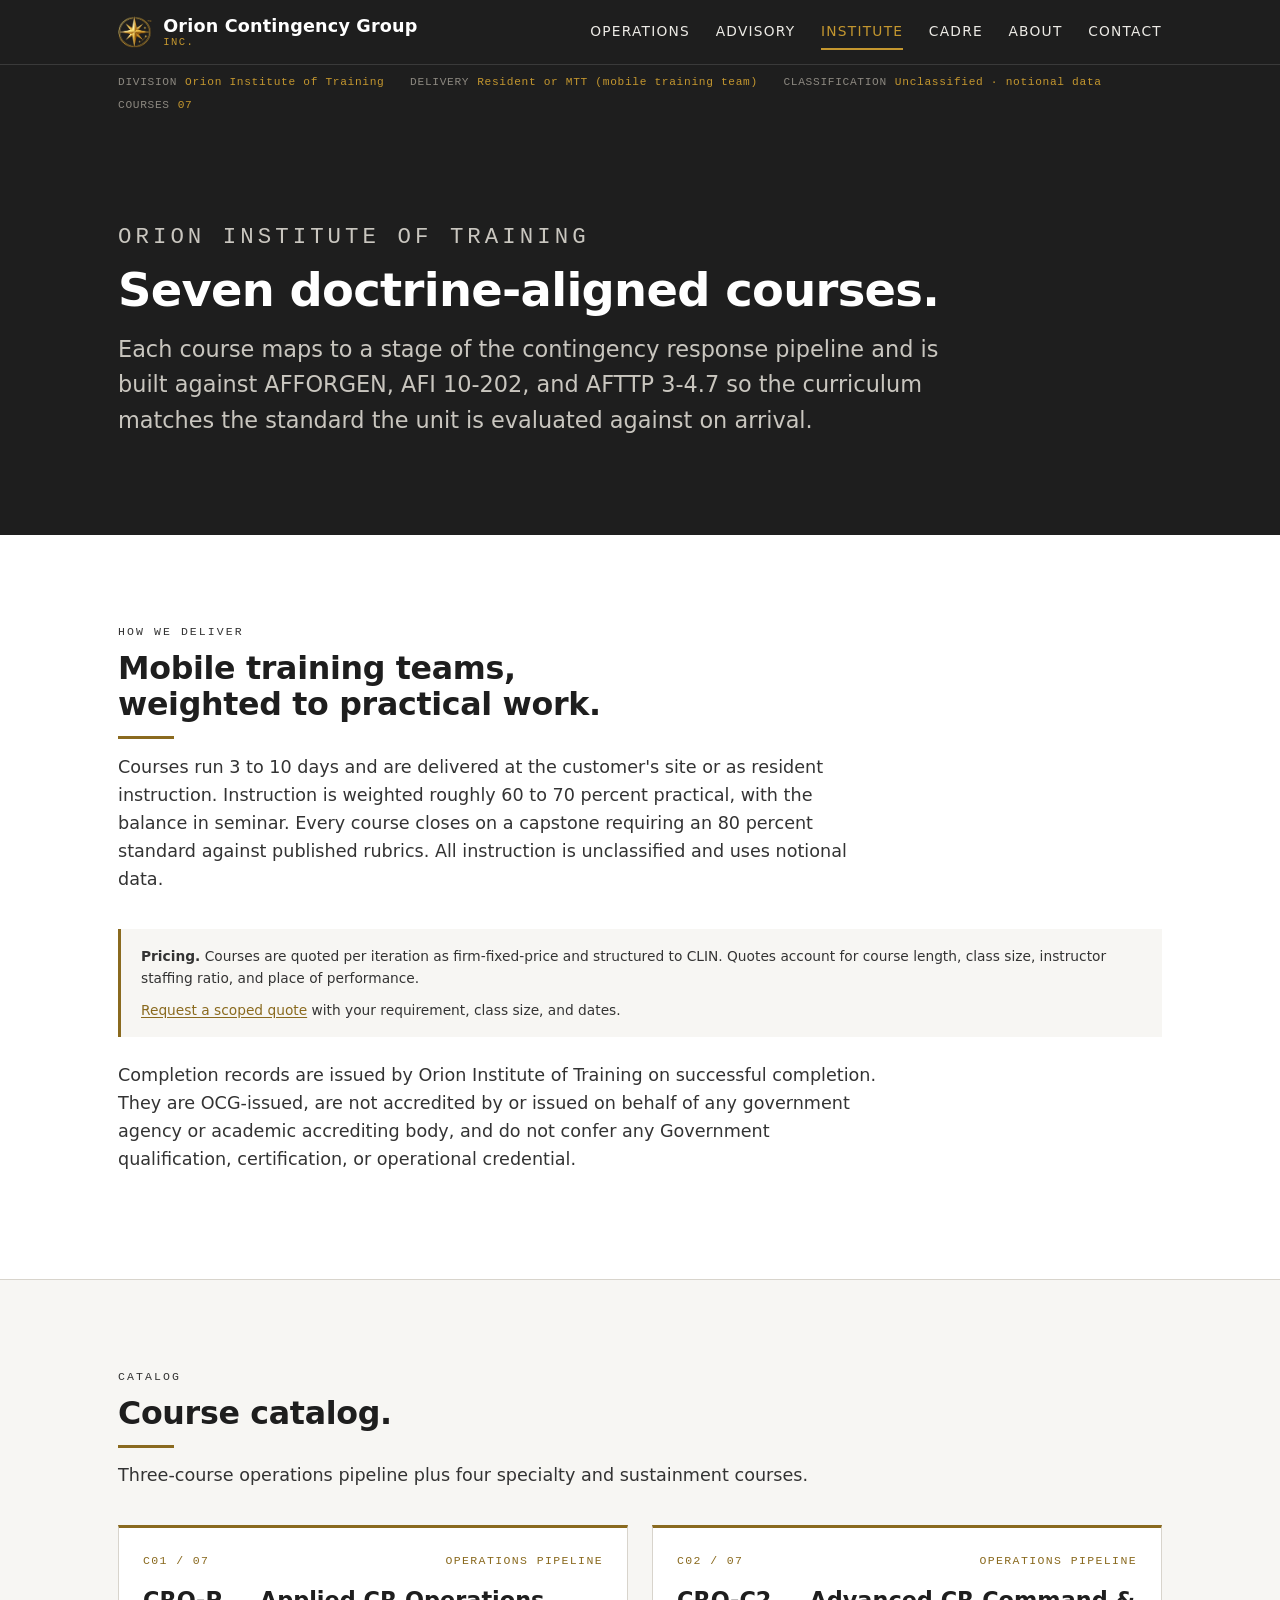
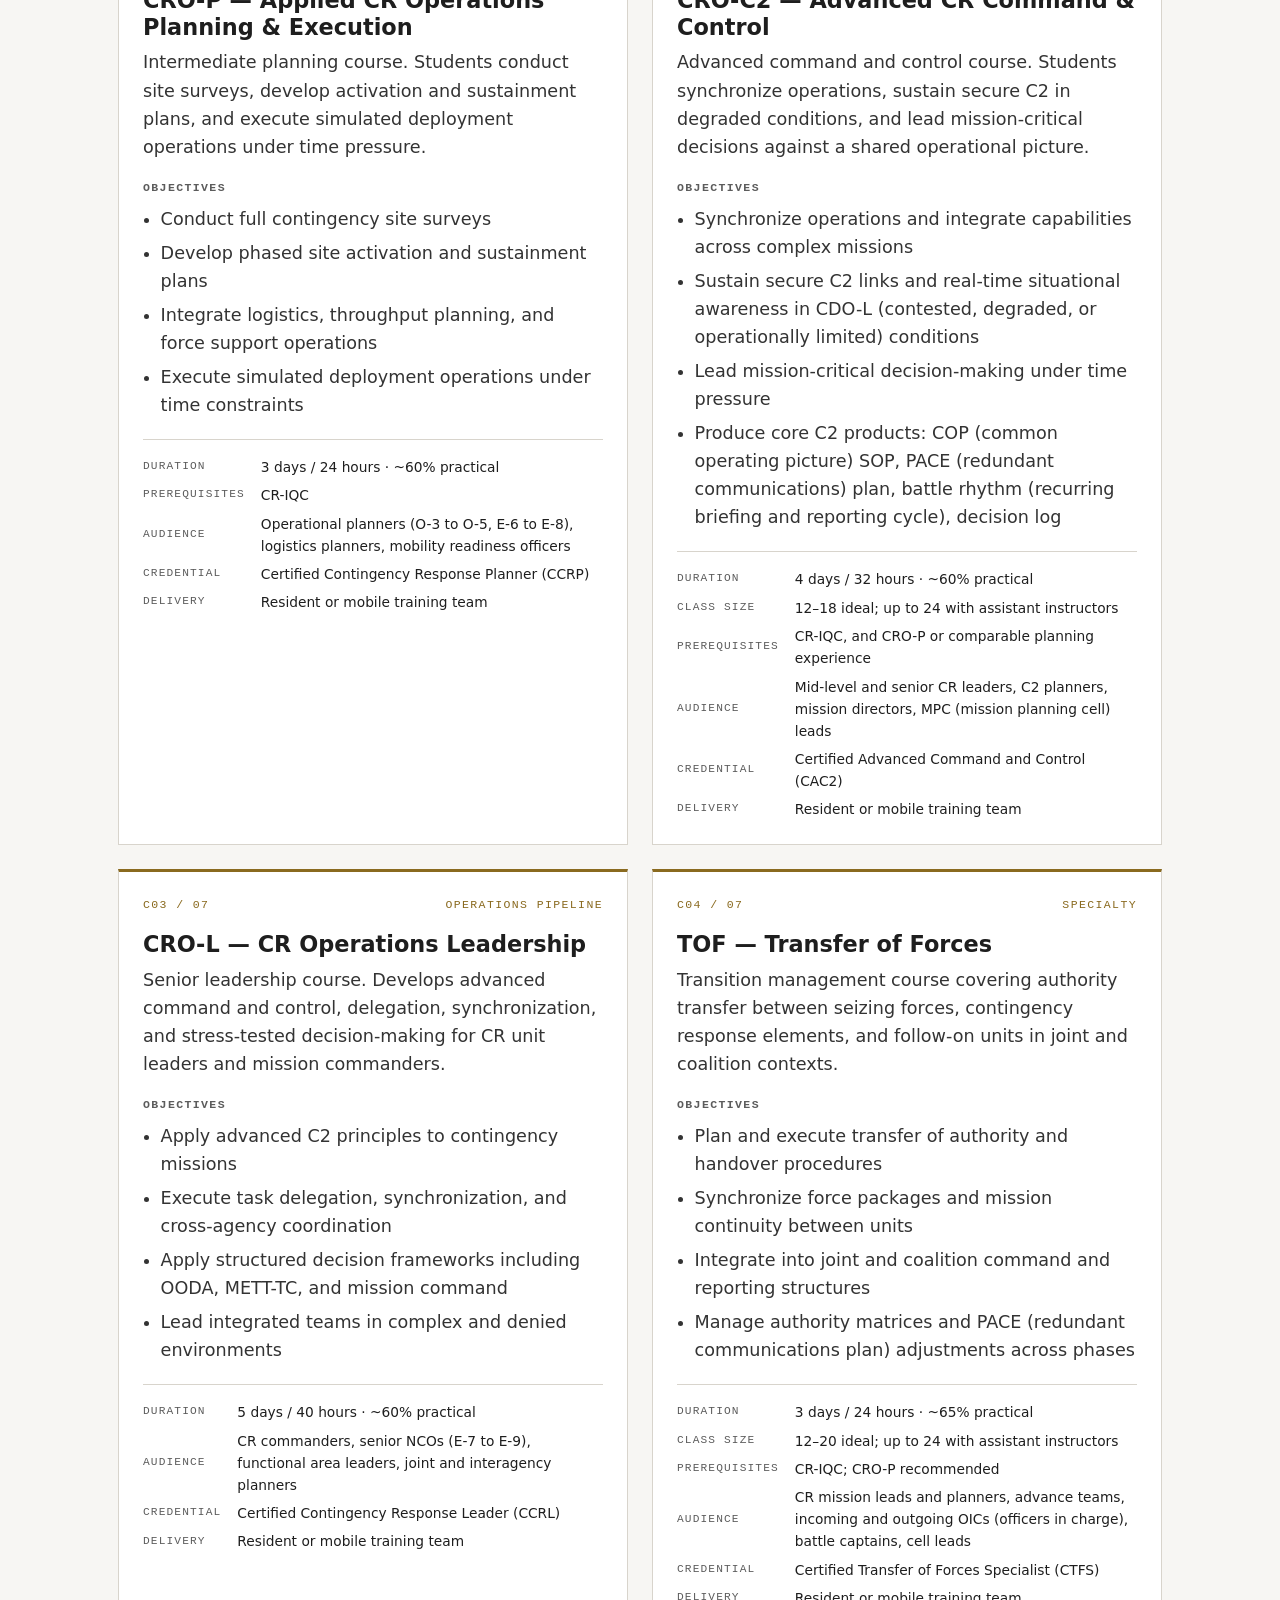
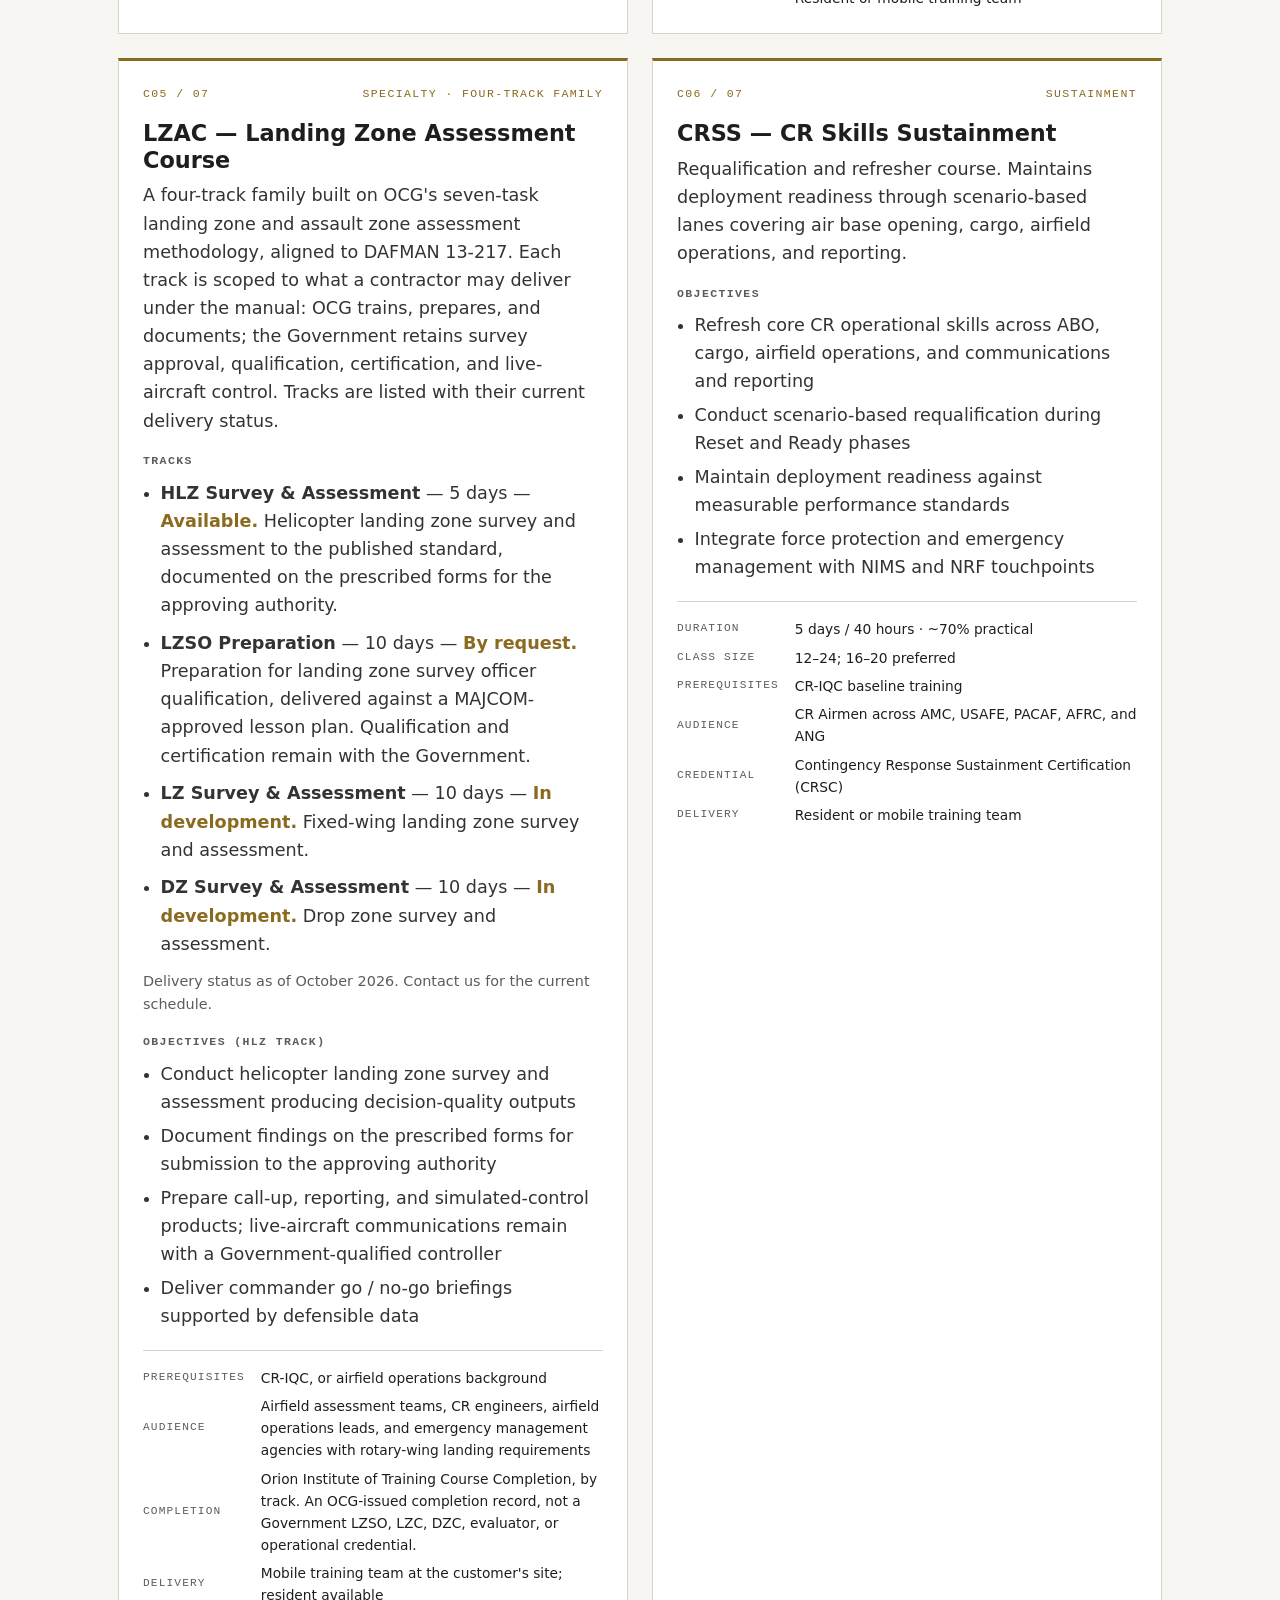
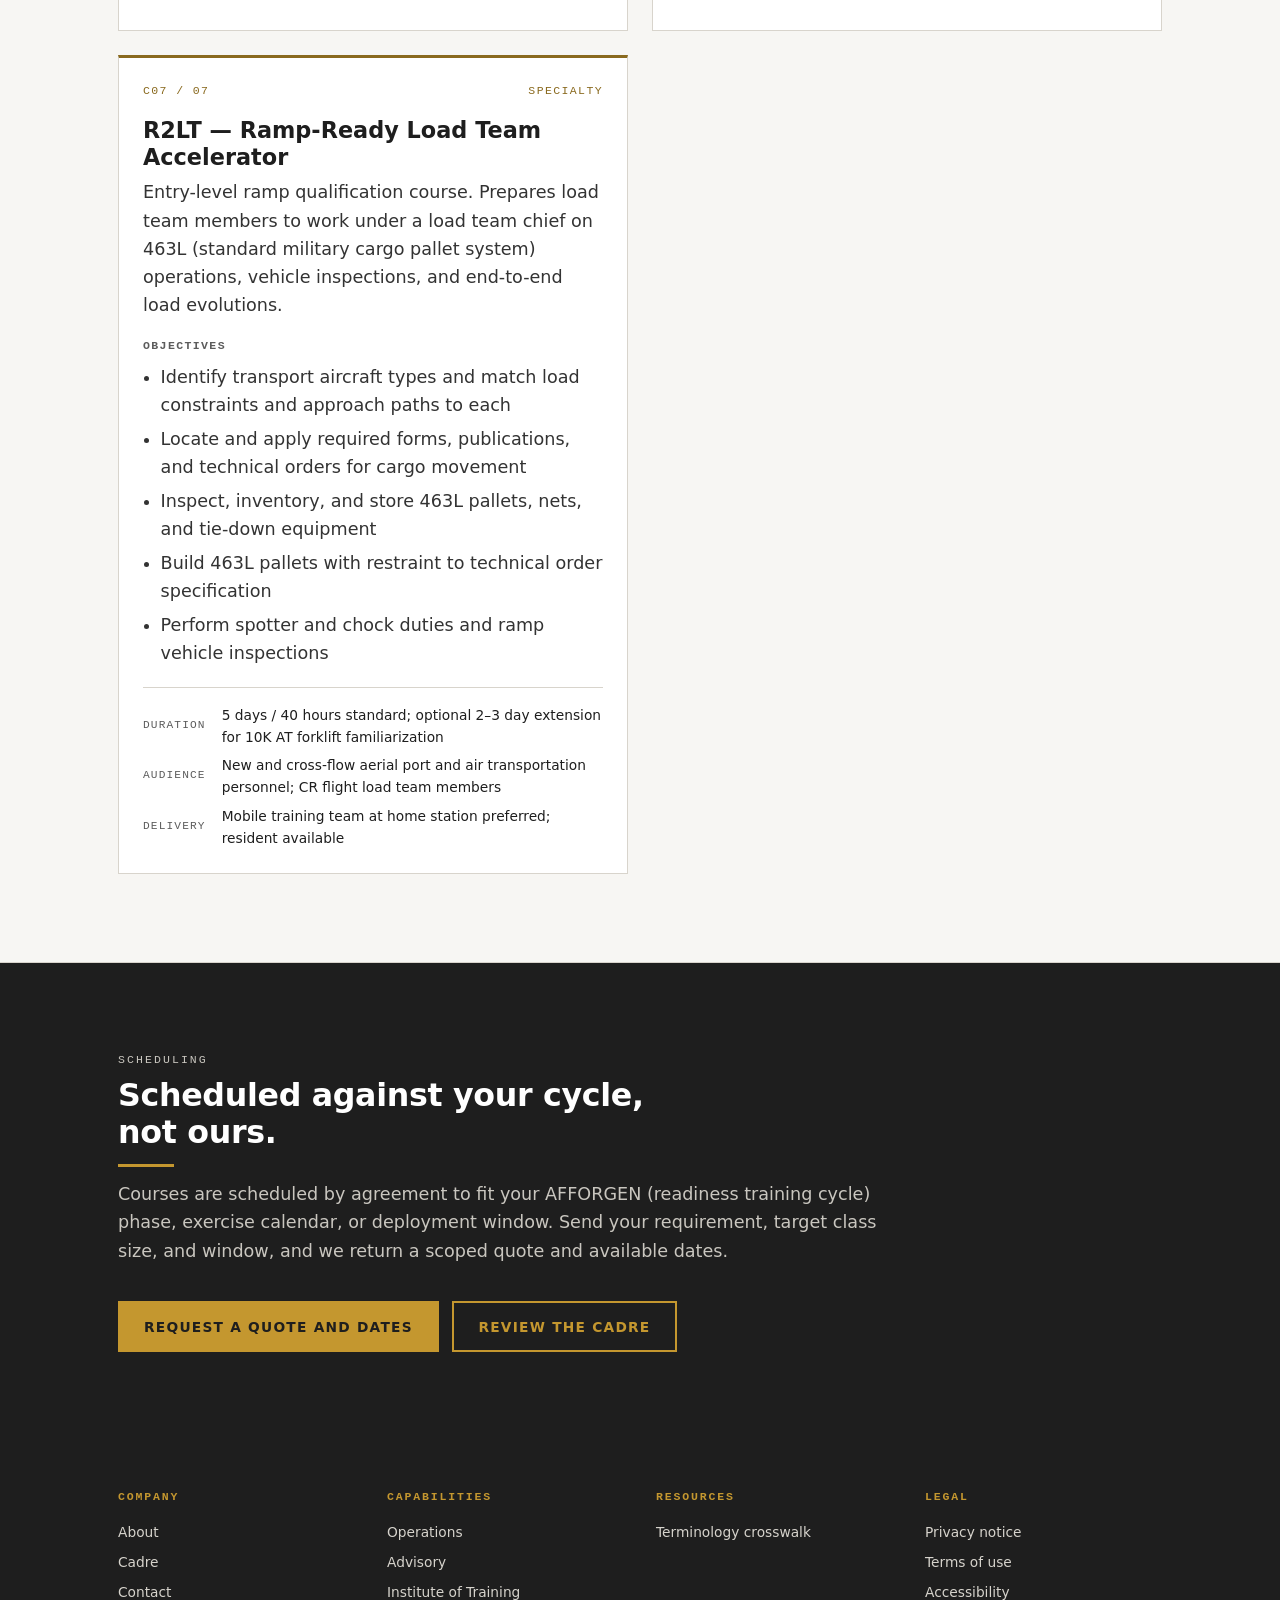
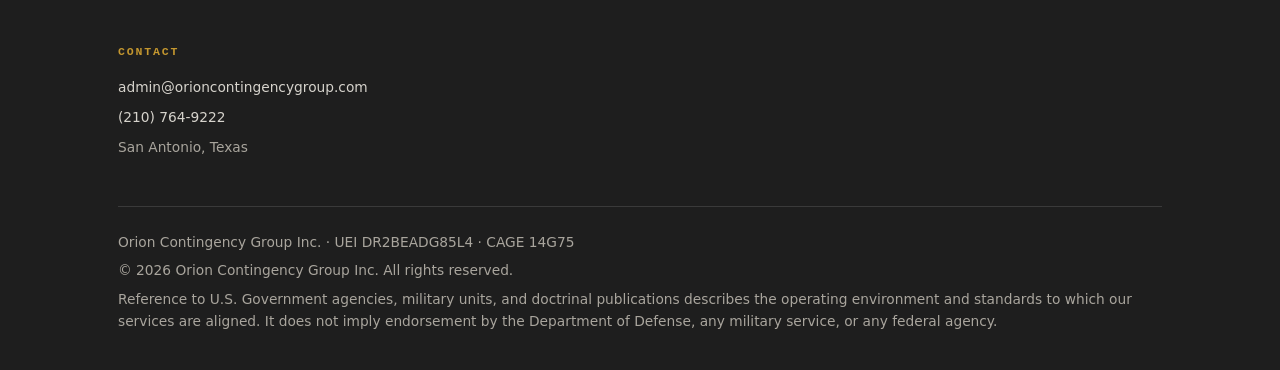
<file: institute.html>
<!DOCTYPE html>
<html lang="en">
<head>
<meta charset="utf-8">
<meta name="viewport" content="width=device-width, initial-scale=1">
<title>Course catalog — Orion Institute of Training | Orion Contingency Group Inc.</title>
<meta name="description" content="Seven doctrine-aligned contingency response courses delivered by mobile training team: CRO-P, CRO-C2, CRO-L, TOF, LZAC, CRSS, and R2LT.">
<meta name="theme-color" content="#1E1E1E">
<link rel="canonical" href="https://www.orioncontingencygroup.com/institute.html">
<link rel="stylesheet" href="site.css">
</head>
<body>

<a class="skip-link" href="#main">Skip to main content</a>

<header class="masthead">
<div class="shell masthead__inner">
<a class="wordmark" href="index.html">
<img src="compass-mark.png" width="34" height="34" alt="Orion Contingency Group compass mark">
<span>Orion Contingency Group<small>Inc.</small></span>
</a>
<nav class="nav" aria-label="Primary">
<a href="operations.html">Operations</a>
<a href="advisory.html">Advisory</a>
<a href="institute.html" aria-current="page">Institute</a>
<a href="cadre.html">Cadre</a>
<a href="about.html">About</a>
<a href="contact.html">Contact</a>
</nav>
</div>
<div class="control-block">
<div class="shell">
<dl>
<div><dt>Division</dt><dd>Orion Institute of Training</dd></div>
<div><dt>Delivery</dt><dd>Resident or MTT (mobile training team)</dd></div>
<div><dt>Classification</dt><dd>Unclassified · notional data</dd></div>
<div><dt>Courses</dt><dd>07</dd></div>
</dl>
</div>
</div>
</header>

<main id="main">

<div class="page-head">
<div class="shell">
<p class="eyebrow">Orion Institute of Training</p>
<h1>Seven doctrine-aligned courses.</h1>
<p>Each course maps to a stage of the contingency response pipeline and is built against AFFORGEN, AFI 10-202, and AFTTP 3-4.7 so the curriculum matches the standard the unit is evaluated against on arrival.</p>
</div>
</div>

<section>
<div class="shell">
<div class="sec-head">
<p class="eyebrow eyebrow--light">How we deliver</p>
<h2>Mobile training teams, weighted to practical work.</h2>
<p>Courses run 3 to 10 days and are delivered at the customer's site or as resident instruction. Instruction is weighted roughly 60 to 70 percent practical, with the balance in seminar. Every course closes on a capstone requiring an 80 percent standard against published rubrics. All instruction is unclassified and uses notional data.</p>
</div>

<div class="notice">
<p style="margin:0 0 0.6rem;"><strong>Pricing.</strong> Courses are quoted per iteration as firm-fixed-price and structured to CLIN. Quotes account for course length, class size, instructor staffing ratio, and place of performance.</p>
<p style="margin:0;"><a href="contact.html">Request a scoped quote</a> with your requirement, class size, and dates.</p>
</div>

<p style="max-width:var(--measure);">Completion records are issued by Orion Institute of Training on successful completion. They are OCG-issued, are not accredited by or issued on behalf of any government agency or academic accrediting body, and do not confer any Government qualification, certification, or operational credential.</p>
</div>
</section>

<section class="band-warm">
<div class="shell">
<div class="sec-head">
<p class="eyebrow eyebrow--light">Catalog</p>
<h2>Course catalog.</h2>
<p>Three-course operations pipeline plus four specialty and sustainment courses.</p>
</div>

<div class="grid grid--2">

<article class="course">
<p class="course__meta"><span>C01 / 07</span><span>Operations pipeline</span></p>
<h3>CRO-P — Applied CR Operations Planning &amp; Execution</h3>
<p>Intermediate planning course. Students conduct site surveys, develop activation and sustainment plans, and execute simulated deployment operations under time pressure.</p>
<h4>Objectives</h4>
<ul>
<li>Conduct full contingency site surveys</li>
<li>Develop phased site activation and sustainment plans</li>
<li>Integrate logistics, throughput planning, and force support operations</li>
<li>Execute simulated deployment operations under time constraints</li>
</ul>
<dl>
<dt>Duration</dt><dd>3 days / 24 hours · ~60% practical</dd>
<dt>Prerequisites</dt><dd>CR-IQC</dd>
<dt>Audience</dt><dd>Operational planners (O-3 to O-5, E-6 to E-8), logistics planners, mobility readiness officers</dd>
<dt>Credential</dt><dd>Certified Contingency Response Planner (CCRP)</dd>
<dt>Delivery</dt><dd>Resident or mobile training team</dd>
</dl>
</article>

<article class="course">
<p class="course__meta"><span>C02 / 07</span><span>Operations pipeline</span></p>
<h3>CRO-C2 — Advanced CR Command &amp; Control</h3>
<p>Advanced command and control course. Students synchronize operations, sustain secure C2 in degraded conditions, and lead mission-critical decisions against a shared operational picture.</p>
<h4>Objectives</h4>
<ul>
<li>Synchronize operations and integrate capabilities across complex missions</li>
<li>Sustain secure C2 links and real-time situational awareness in CDO-L (contested, degraded, or operationally limited) conditions</li>
<li>Lead mission-critical decision-making under time pressure</li>
<li>Produce core C2 products: COP (common operating picture) SOP, PACE (redundant communications) plan, battle rhythm (recurring briefing and reporting cycle), decision log</li>
</ul>
<dl>
<dt>Duration</dt><dd>4 days / 32 hours · ~60% practical</dd>
<dt>Class size</dt><dd>12–18 ideal; up to 24 with assistant instructors</dd>
<dt>Prerequisites</dt><dd>CR-IQC, and CRO-P or comparable planning experience</dd>
<dt>Audience</dt><dd>Mid-level and senior CR leaders, C2 planners, mission directors, MPC (mission planning cell) leads</dd>
<dt>Credential</dt><dd>Certified Advanced Command and Control (CAC2)</dd>
<dt>Delivery</dt><dd>Resident or mobile training team</dd>
</dl>
</article>

<article class="course">
<p class="course__meta"><span>C03 / 07</span><span>Operations pipeline</span></p>
<h3>CRO-L — CR Operations Leadership</h3>
<p>Senior leadership course. Develops advanced command and control, delegation, synchronization, and stress-tested decision-making for CR unit leaders and mission commanders.</p>
<h4>Objectives</h4>
<ul>
<li>Apply advanced C2 principles to contingency missions</li>
<li>Execute task delegation, synchronization, and cross-agency coordination</li>
<li>Apply structured decision frameworks including OODA, METT-TC, and mission command</li>
<li>Lead integrated teams in complex and denied environments</li>
</ul>
<dl>
<dt>Duration</dt><dd>5 days / 40 hours · ~60% practical</dd>
<dt>Audience</dt><dd>CR commanders, senior NCOs (E-7 to E-9), functional area leaders, joint and interagency planners</dd>
<dt>Credential</dt><dd>Certified Contingency Response Leader (CCRL)</dd>
<dt>Delivery</dt><dd>Resident or mobile training team</dd>
</dl>
</article>

<article class="course">
<p class="course__meta"><span>C04 / 07</span><span>Specialty</span></p>
<h3>TOF — Transfer of Forces</h3>
<p>Transition management course covering authority transfer between seizing forces, contingency response elements, and follow-on units in joint and coalition contexts.</p>
<h4>Objectives</h4>
<ul>
<li>Plan and execute transfer of authority and handover procedures</li>
<li>Synchronize force packages and mission continuity between units</li>
<li>Integrate into joint and coalition command and reporting structures</li>
<li>Manage authority matrices and PACE (redundant communications plan) adjustments across phases</li>
</ul>
<dl>
<dt>Duration</dt><dd>3 days / 24 hours · ~65% practical</dd>
<dt>Class size</dt><dd>12–20 ideal; up to 24 with assistant instructors</dd>
<dt>Prerequisites</dt><dd>CR-IQC; CRO-P recommended</dd>
<dt>Audience</dt><dd>CR mission leads and planners, advance teams, incoming and outgoing OICs (officers in charge), battle captains, cell leads</dd>
<dt>Credential</dt><dd>Certified Transfer of Forces Specialist (CTFS)</dd>
<dt>Delivery</dt><dd>Resident or mobile training team</dd>
</dl>
</article>

<article class="course">
<p class="course__meta"><span>C05 / 07</span><span>Specialty · four-track family</span></p>
<h3>LZAC — Landing Zone Assessment Course</h3>
<p>A four-track family built on OCG's seven-task landing zone and assault zone assessment methodology, aligned to DAFMAN 13-217. Each track is scoped to what a contractor may deliver under the manual: OCG trains, prepares, and documents; the Government retains survey approval, qualification, certification, and live-aircraft control. Tracks are listed with their current delivery status.</p>
<h4>Tracks</h4>
<ul class="tracks">
<li><strong>HLZ Survey &amp; Assessment</strong> — 5 days — <em>Available.</em> Helicopter landing zone survey and assessment to the published standard, documented on the prescribed forms for the approving authority.</li>
<li><strong>LZSO Preparation</strong> — 10 days — <em>By request.</em> Preparation for landing zone survey officer qualification, delivered against a MAJCOM-approved lesson plan. Qualification and certification remain with the Government.</li>
<li><strong>LZ Survey &amp; Assessment</strong> — 10 days — <em>In development.</em> Fixed-wing landing zone survey and assessment.</li>
<li><strong>DZ Survey &amp; Assessment</strong> — 10 days — <em>In development.</em> Drop zone survey and assessment.</li>
</ul>
<p style="margin:0.75rem 0 1rem;font-size:0.9rem;color:var(--muted);">Delivery status as of October 2026. Contact us for the current schedule.</p>
<h4>Objectives (HLZ track)</h4>
<ul>
<li>Conduct helicopter landing zone survey and assessment producing decision-quality outputs</li>
<li>Document findings on the prescribed forms for submission to the approving authority</li>
<li>Prepare call-up, reporting, and simulated-control products; live-aircraft communications remain with a Government-qualified controller</li>
<li>Deliver commander go / no-go briefings supported by defensible data</li>
</ul>
<dl>
<dt>Prerequisites</dt><dd>CR-IQC, or airfield operations background</dd>
<dt>Audience</dt><dd>Airfield assessment teams, CR engineers, airfield operations leads, and emergency management agencies with rotary-wing landing requirements</dd>
<dt>Completion</dt><dd>Orion Institute of Training Course Completion, by track. An OCG-issued completion record, not a Government LZSO, LZC, DZC, evaluator, or operational credential.</dd>
<dt>Delivery</dt><dd>Mobile training team at the customer's site; resident available</dd>
</dl>
</article>

<article class="course">
<p class="course__meta"><span>C06 / 07</span><span>Sustainment</span></p>
<h3>CRSS — CR Skills Sustainment</h3>
<p>Requalification and refresher course. Maintains deployment readiness through scenario-based lanes covering air base opening, cargo, airfield operations, and reporting.</p>
<h4>Objectives</h4>
<ul>
<li>Refresh core CR operational skills across ABO, cargo, airfield operations, and communications and reporting</li>
<li>Conduct scenario-based requalification during Reset and Ready phases</li>
<li>Maintain deployment readiness against measurable performance standards</li>
<li>Integrate force protection and emergency management with NIMS and NRF touchpoints</li>
</ul>
<dl>
<dt>Duration</dt><dd>5 days / 40 hours · ~70% practical</dd>
<dt>Class size</dt><dd>12–24; 16–20 preferred</dd>
<dt>Prerequisites</dt><dd>CR-IQC baseline training</dd>
<dt>Audience</dt><dd>CR Airmen across AMC, USAFE, PACAF, AFRC, and ANG</dd>
<dt>Credential</dt><dd>Contingency Response Sustainment Certification (CRSC)</dd>
<dt>Delivery</dt><dd>Resident or mobile training team</dd>
</dl>
</article>

<article class="course">
<p class="course__meta"><span>C07 / 07</span><span>Specialty</span></p>
<h3>R2LT — Ramp-Ready Load Team Accelerator</h3>
<p>Entry-level ramp qualification course. Prepares load team members to work under a load team chief on 463L (standard military cargo pallet system) operations, vehicle inspections, and end-to-end load evolutions.</p>
<h4>Objectives</h4>
<ul>
<li>Identify transport aircraft types and match load constraints and approach paths to each</li>
<li>Locate and apply required forms, publications, and technical orders for cargo movement</li>
<li>Inspect, inventory, and store 463L pallets, nets, and tie-down equipment</li>
<li>Build 463L pallets with restraint to technical order specification</li>
<li>Perform spotter and chock duties and ramp vehicle inspections</li>
</ul>
<dl>
<dt>Duration</dt><dd>5 days / 40 hours standard; optional 2–3 day extension for 10K AT forklift familiarization</dd>
<dt>Audience</dt><dd>New and cross-flow aerial port and air transportation personnel; CR flight load team members</dd>
<dt>Delivery</dt><dd>Mobile training team at home station preferred; resident available</dd>
</dl>
</article>

</div>
</div>
</section>

<section class="band-dark">
<div class="shell">
<div class="sec-head sec-head--dark">
<p class="eyebrow">Scheduling</p>
<h2>Scheduled against your cycle, not ours.</h2>
<p>Courses are scheduled by agreement to fit your AFFORGEN (readiness training cycle) phase, exercise calendar, or deployment window. Send your requirement, target class size, and window, and we return a scoped quote and available dates.</p>
</div>
<div class="btn-row">
<a class="btn btn--primary" href="contact.html">Request a quote and dates</a>
<a class="btn btn--ghost" href="cadre.html">Review the cadre</a>
</div>
</div>
</section>

</main>

<footer class="site-foot">
<div class="shell">
<div class="site-foot__cols">
<div>
<h2>Company</h2>
<ul>
<li><a href="about.html">About</a></li>
<li><a href="cadre.html">Cadre</a></li>
<li><a href="contact.html">Contact</a></li>
</ul>
</div>
<div>
<h2>Capabilities</h2>
<ul>
<li><a href="operations.html">Operations</a></li>
<li><a href="advisory.html">Advisory</a></li>
<li><a href="institute.html">Institute of Training</a></li>
</ul>
</div>
<div>
<h2>Resources</h2>
<ul>
<li><a href="resources.html">Terminology crosswalk</a></li>
</ul>
</div>
<div>
<h2>Legal</h2>
<ul>
<li><a href="privacy.html">Privacy notice</a></li>
<li><a href="terms.html">Terms of use</a></li>
<li><a href="accessibility.html">Accessibility</a></li>
</ul>
</div>
<div>
<h2>Contact</h2>
<ul>
<li><a href="mailto:admin@orioncontingencygroup.com">admin@orioncontingencygroup.com</a></li>
<li><a href="tel:+12107649222">(210) 764-9222</a></li>
<li>San Antonio, Texas</li>
</ul>
</div>
</div>
<div class="site-foot__legal">
<p>Orion Contingency Group Inc. · UEI DR2BEADG85L4 · CAGE 14G75</p>
<p>&copy; 2026 Orion Contingency Group Inc. All rights reserved.</p>
<p>Reference to U.S. Government agencies, military units, and doctrinal publications describes the operating environment and standards to which our services are aligned. It does not imply endorsement by the Department of Defense, any military service, or any federal agency.</p>
</div>
</div>
</footer>

</body>
</html>
</file>
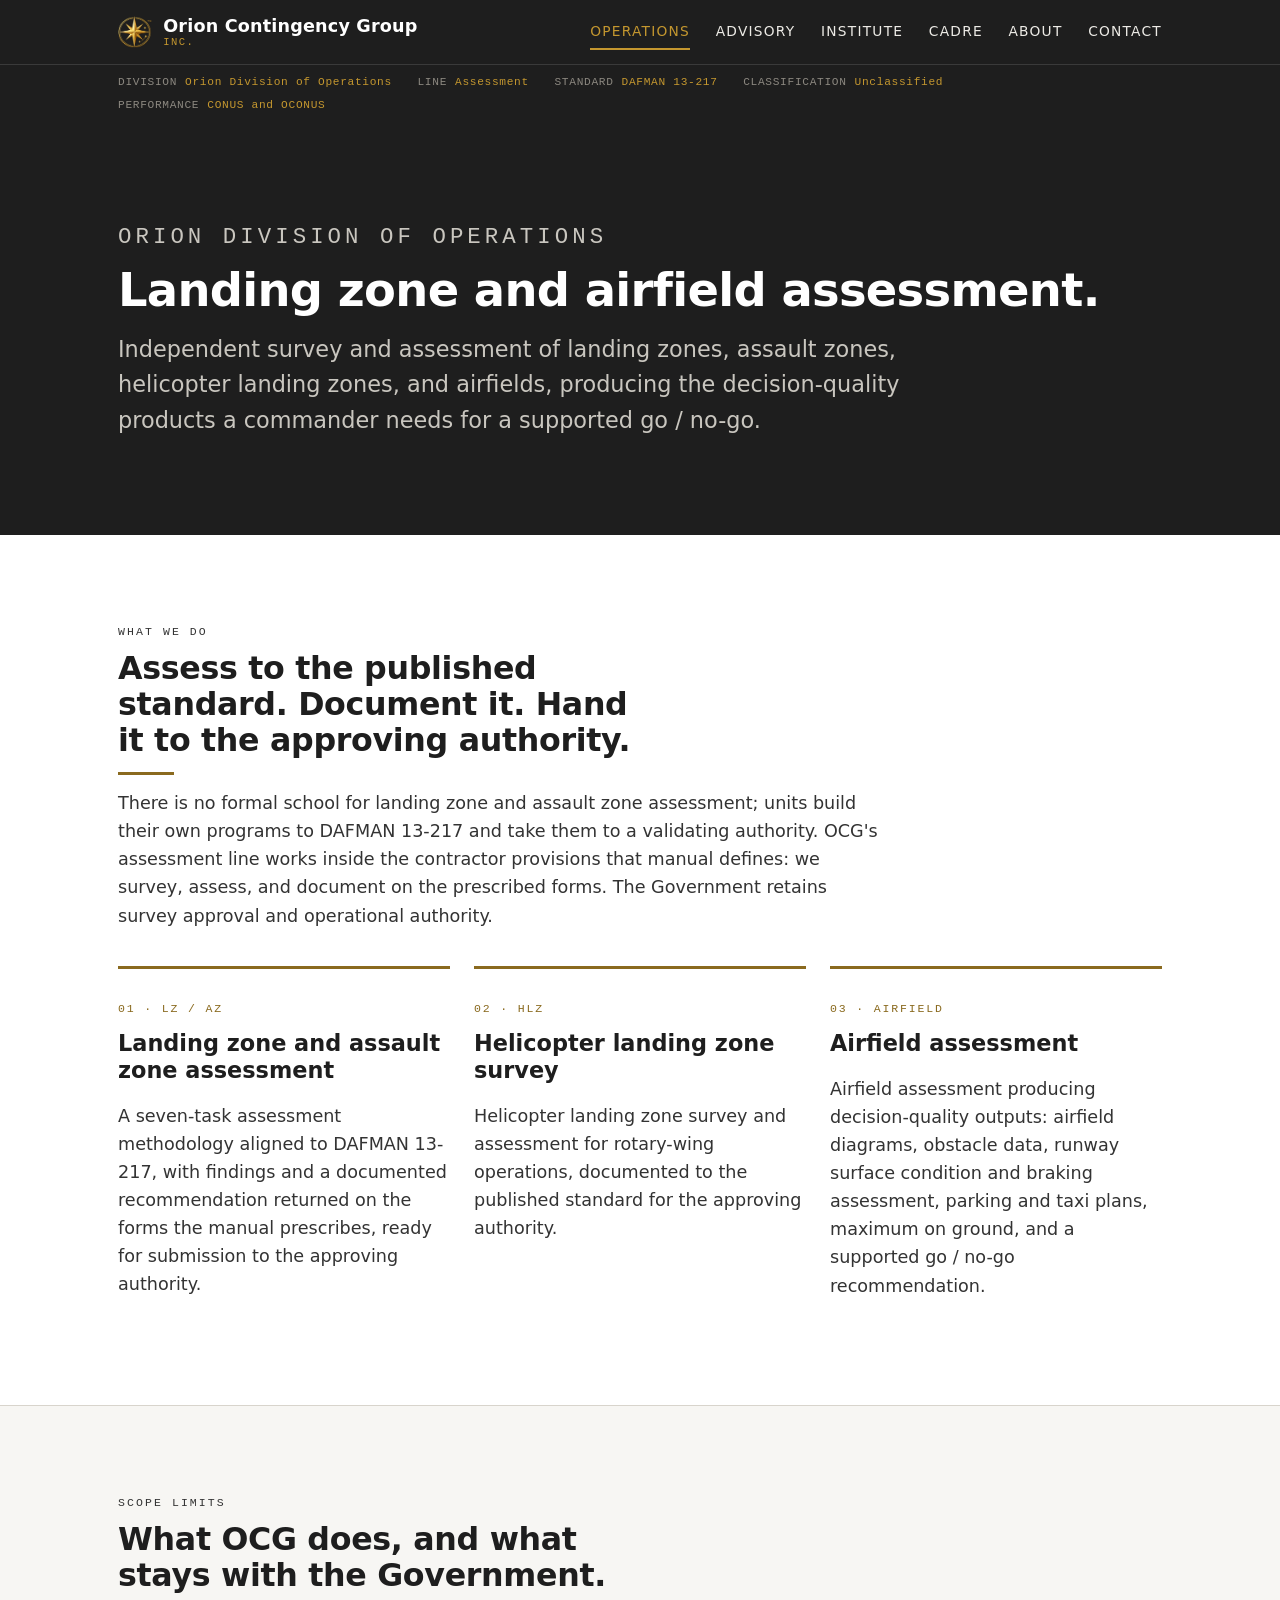
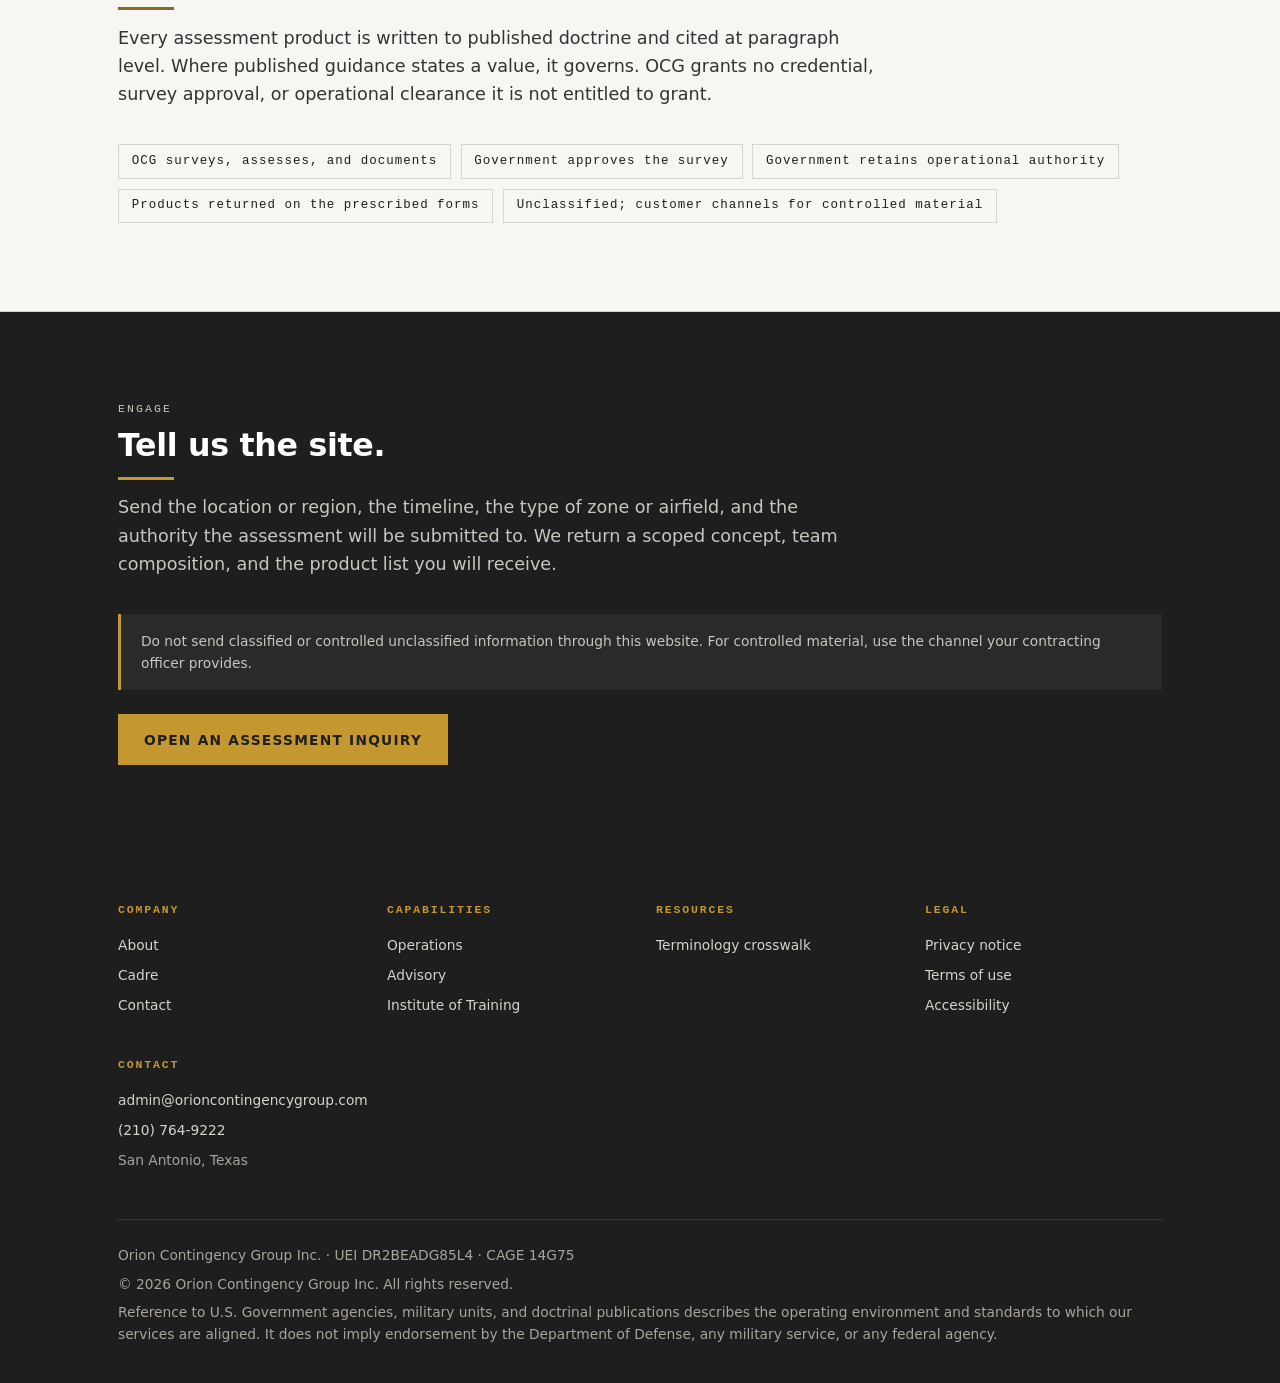
<file: operations.html>
<!DOCTYPE html>
<html lang="en">
<head>
<meta charset="utf-8">
<meta name="viewport" content="width=device-width, initial-scale=1">
<title>Landing zone and airfield assessment | Orion Contingency Group Inc.</title>
<meta name="description" content="Independent landing zone, assault zone, helicopter landing zone, and airfield assessment against DAFMAN 13-217 and published standards, delivered by Orion Contingency Group Inc.">
<meta name="theme-color" content="#1E1E1E">
<link rel="canonical" href="https://www.orioncontingencygroup.com/operations.html">
<link rel="stylesheet" href="site.css">
</head>
<body>

<a class="skip-link" href="#main">Skip to main content</a>

<header class="masthead">
  <div class="shell masthead__inner">
    <a class="wordmark" href="index.html">
      <img src="compass-mark.png" width="34" height="34" alt="Orion Contingency Group compass mark">
      <span>Orion Contingency Group<small>Inc.</small></span>
    </a>
    <nav class="nav" aria-label="Primary">
      <a href="operations.html" aria-current="page">Operations</a>
      <a href="advisory.html">Advisory</a>
      <a href="institute.html">Institute</a>
      <a href="cadre.html">Cadre</a>
      <a href="about.html">About</a>
      <a href="contact.html">Contact</a>
    </nav>
  </div>
  <div class="control-block">
    <div class="shell">
      <dl><div><dt>Division</dt><dd>Orion Division of Operations</dd></div><div><dt>Line</dt><dd>Assessment</dd></div><div><dt>Standard</dt><dd>DAFMAN 13-217</dd></div><div><dt>Classification</dt><dd>Unclassified</dd></div><div><dt>Performance</dt><dd>CONUS and OCONUS</dd></div></dl>
    </div>
  </div>
</header>

<main id="main">

  <div class="page-head">
    <div class="shell">
      <p class="eyebrow">Orion Division of Operations</p>
      <h1>Landing zone and airfield assessment.</h1>
      <p>Independent survey and assessment of landing zones, assault zones, helicopter landing zones, and airfields, producing the decision-quality products a commander needs for a supported go / no-go.</p>
    </div>
  </div>

  <section>
    <div class="shell">
      <div class="sec-head">
        <p class="eyebrow eyebrow--light">What we do</p>
        <h2>Assess to the published standard. Document it. Hand it to the approving authority.</h2>
        <p>There is no formal school for landing zone and assault zone assessment; units build their own programs to DAFMAN 13-217 and take them to a validating authority. OCG's assessment line works inside the contractor provisions that manual defines: we survey, assess, and document on the prescribed forms. The Government retains survey approval and operational authority.</p>
      </div>

      <div class="grid grid--3">
        <article class="line">
          <p class="line__code">01 &middot; LZ / AZ</p>
          <h3>Landing zone and assault zone assessment</h3>
          <p>A seven-task assessment methodology aligned to DAFMAN 13-217, with findings and a documented recommendation returned on the forms the manual prescribes, ready for submission to the approving authority.</p>
        </article>
        <article class="line">
          <p class="line__code">02 &middot; HLZ</p>
          <h3>Helicopter landing zone survey</h3>
          <p>Helicopter landing zone survey and assessment for rotary-wing operations, documented to the published standard for the approving authority.</p>
        </article>
        <article class="line">
          <p class="line__code">03 &middot; Airfield</p>
          <h3>Airfield assessment</h3>
          <p>Airfield assessment producing decision-quality outputs: airfield diagrams, obstacle data, runway surface condition and braking assessment, parking and taxi plans, maximum on ground, and a supported go / no-go recommendation.</p>
        </article>
      </div>
    </div>
  </section>

  <section class="band-warm">
    <div class="shell">
      <div class="sec-head">
        <p class="eyebrow eyebrow--light">Scope limits</p>
        <h2>What OCG does, and what stays with the Government.</h2>
        <p>Every assessment product is written to published doctrine and cited at paragraph level. Where published guidance states a value, it governs. OCG grants no credential, survey approval, or operational clearance it is not entitled to grant.</p>
      </div>
      <ul class="chips">
        <li>OCG surveys, assesses, and documents</li>
        <li>Government approves the survey</li>
        <li>Government retains operational authority</li>
        <li>Products returned on the prescribed forms</li>
        <li>Unclassified; customer channels for controlled material</li>
      </ul>
    </div>
  </section>

  <section class="band-dark">
    <div class="shell">
      <div class="sec-head sec-head--dark">
        <p class="eyebrow">Engage</p>
        <h2>Tell us the site.</h2>
        <p>Send the location or region, the timeline, the type of zone or airfield, and the authority the assessment will be submitted to. We return a scoped concept, team composition, and the product list you will receive.</p>
      </div>
      <div class="notice notice--dark">
        <p style="margin:0;">Do not send classified or controlled unclassified information through this website. For controlled material, use the channel your contracting officer provides.</p>
      </div>
      <div class="btn-row">
        <a class="btn btn--primary" href="contact.html">Open an assessment inquiry</a>
      </div>
    </div>
  </section>

</main>

<footer class="site-foot">
  <div class="shell">
    <div class="site-foot__cols">
      <div>
        <h2>Company</h2>
        <ul>
          <li><a href="about.html">About</a></li>
          <li><a href="cadre.html">Cadre</a></li>
          <li><a href="contact.html">Contact</a></li>
        </ul>
      </div>
      <div>
        <h2>Capabilities</h2>
        <ul>
          <li><a href="operations.html">Operations</a></li>
          <li><a href="advisory.html">Advisory</a></li>
          <li><a href="institute.html">Institute of Training</a></li>
        </ul>
      </div>
      <div>
        <h2>Resources</h2>
        <ul>
          <li><a href="resources.html">Terminology crosswalk</a></li>
        </ul>
      </div>
      <div>
        <h2>Legal</h2>
        <ul>
          <li><a href="privacy.html">Privacy notice</a></li>
          <li><a href="terms.html">Terms of use</a></li>
          <li><a href="accessibility.html">Accessibility</a></li>
        </ul>
      </div>
      <div>
        <h2>Contact</h2>
        <ul>
          <li><a href="mailto:admin@orioncontingencygroup.com">admin@orioncontingencygroup.com</a></li>
          <li><a href="tel:+12107649222">(210) 764-9222</a></li>
          <li>San Antonio, Texas</li>
        </ul>
      </div>
    </div>
    <div class="site-foot__legal">
      <p>Orion Contingency Group Inc. &middot; UEI DR2BEADG85L4 &middot; CAGE 14G75</p>
      <p>&copy; 2026 Orion Contingency Group Inc. All rights reserved.</p>
      <p>Reference to U.S. Government agencies, military units, and doctrinal publications describes the operating environment and standards to which our services are aligned. It does not imply endorsement by the Department of Defense, any military service, or any federal agency.</p>
    </div>
  </div>
</footer>

</body>
</html>
</file>
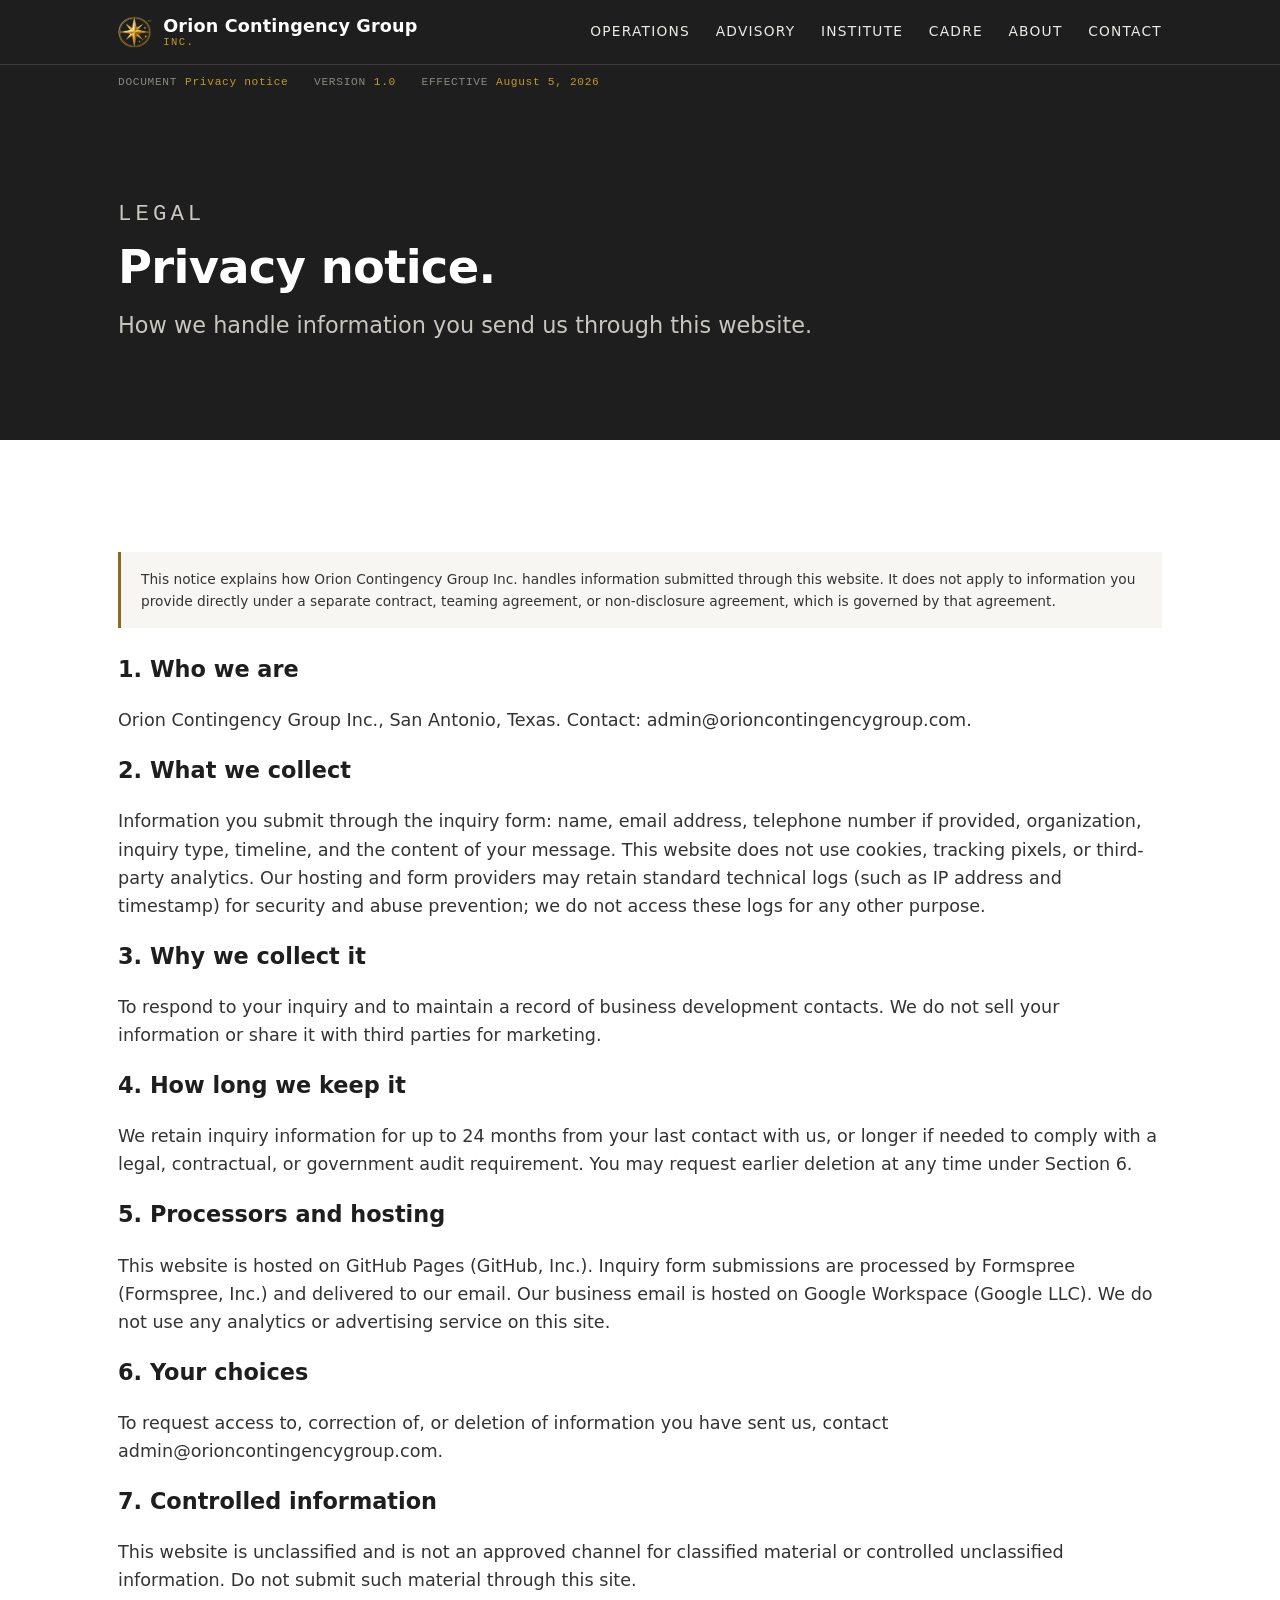
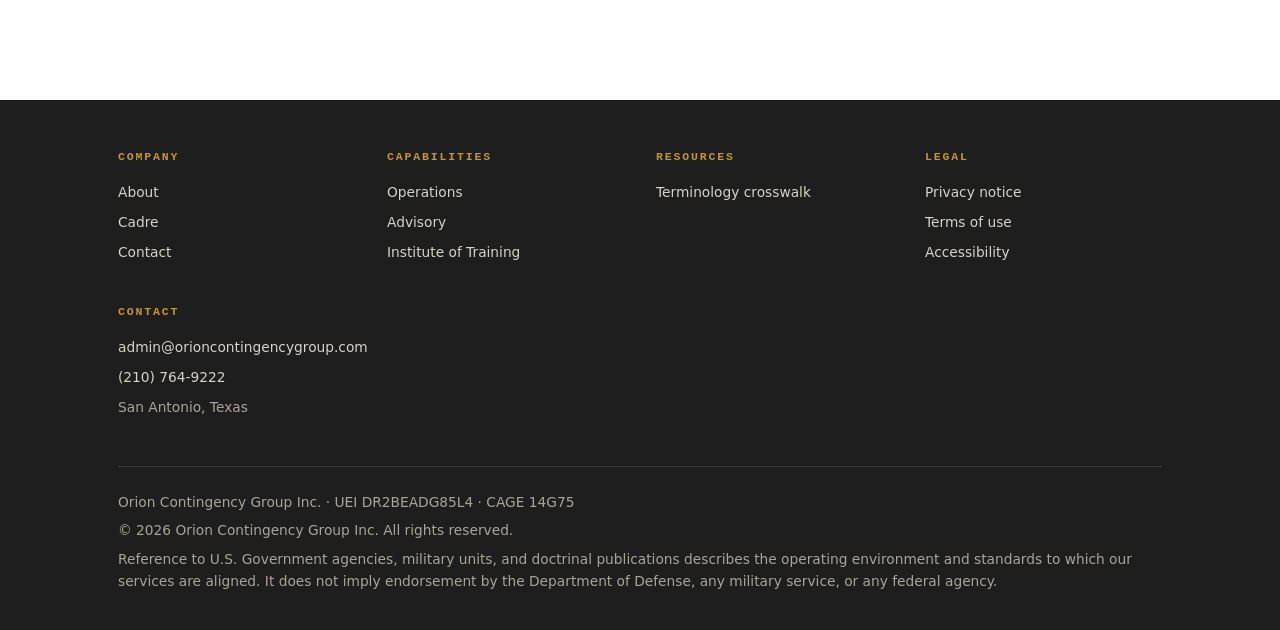
<file: privacy.html>
<!DOCTYPE html>
<html lang="en">
<head>
<meta charset="utf-8">
<meta name="viewport" content="width=device-width, initial-scale=1">
<title>Privacy notice | Orion Contingency Group Inc.</title>
<meta name="description" content="How Orion Contingency Group Inc. handles information submitted through this website.">
<meta name="theme-color" content="#1E1E1E">
<link rel="canonical" href="https://www.orioncontingencygroup.com/privacy.html">
<link rel="stylesheet" href="site.css">
</head>
<body>

<a class="skip-link" href="#main">Skip to main content</a>

<header class="masthead">
  <div class="shell masthead__inner">
    <a class="wordmark" href="index.html">
      <img src="compass-mark.png" width="34" height="34" alt="Orion Contingency Group compass mark">
      <span>Orion Contingency Group<small>Inc.</small></span>
    </a>
    <nav class="nav" aria-label="Primary">
      <a href="operations.html">Operations</a>
      <a href="advisory.html">Advisory</a>
      <a href="institute.html">Institute</a>
      <a href="cadre.html">Cadre</a>
      <a href="about.html">About</a>
      <a href="contact.html">Contact</a>
    </nav>
  </div>
  <div class="control-block">
    <div class="shell">
      <dl><div><dt>Document</dt><dd>Privacy notice</dd></div><div><dt>Version</dt><dd>1.0</dd></div><div><dt>Effective</dt><dd>August 5, 2026</dd></div></dl>
    </div>
  </div>
</header>

<main id="main">

  <div class="page-head">
    <div class="shell">
      <p class="eyebrow">Legal</p>
      <h1>Privacy notice.</h1>
      <p>How we handle information you send us through this website.</p>
    </div>
  </div>

  <section>
    <div class="shell">
      <div class="notice">
        <p style="margin:0;">This notice explains how Orion Contingency Group Inc. handles information submitted through this website. It does not apply to information you provide directly under a separate contract, teaming agreement, or non-disclosure agreement, which is governed by that agreement.</p>
      </div>

      <h2 style="font-size:var(--step-1);color:var(--ink);">1. Who we are</h2>
      <p>Orion Contingency Group Inc., San Antonio, Texas. Contact: admin@orioncontingencygroup.com.</p>

      <h2 style="font-size:var(--step-1);color:var(--ink);">2. What we collect</h2>
      <p>Information you submit through the inquiry form: name, email address, telephone number if provided, organization, inquiry type, timeline, and the content of your message. This website does not use cookies, tracking pixels, or third-party analytics. Our hosting and form providers may retain standard technical logs (such as IP address and timestamp) for security and abuse prevention; we do not access these logs for any other purpose.</p>

      <h2 style="font-size:var(--step-1);color:var(--ink);">3. Why we collect it</h2>
      <p>To respond to your inquiry and to maintain a record of business development contacts. We do not sell your information or share it with third parties for marketing.</p>

      <h2 style="font-size:var(--step-1);color:var(--ink);">4. How long we keep it</h2>
      <p>We retain inquiry information for up to 24 months from your last contact with us, or longer if needed to comply with a legal, contractual, or government audit requirement. You may request earlier deletion at any time under Section 6.</p>

      <h2 style="font-size:var(--step-1);color:var(--ink);">5. Processors and hosting</h2>
      <p>This website is hosted on GitHub Pages (GitHub, Inc.). Inquiry form submissions are processed by Formspree (Formspree, Inc.) and delivered to our email. Our business email is hosted on Google Workspace (Google LLC). We do not use any analytics or advertising service on this site.</p>

      <h2 style="font-size:var(--step-1);color:var(--ink);">6. Your choices</h2>
      <p>To request access to, correction of, or deletion of information you have sent us, contact admin@orioncontingencygroup.com.</p>

      <h2 style="font-size:var(--step-1);color:var(--ink);">7. Controlled information</h2>
      <p>This website is unclassified and is not an approved channel for classified material or controlled unclassified information. Do not submit such material through this site.</p>
    </div>
  </section>

</main>

<footer class="site-foot">
  <div class="shell">
    <div class="site-foot__cols">
      <div>
        <h2>Company</h2>
        <ul>
          <li><a href="about.html">About</a></li>
          <li><a href="cadre.html">Cadre</a></li>
          <li><a href="contact.html">Contact</a></li>
        </ul>
      </div>
      <div>
        <h2>Capabilities</h2>
        <ul>
          <li><a href="operations.html">Operations</a></li>
          <li><a href="advisory.html">Advisory</a></li>
          <li><a href="institute.html">Institute of Training</a></li>
        </ul>
      </div>
      <div>
        <h2>Resources</h2>
        <ul>
          <li><a href="resources.html">Terminology crosswalk</a></li>
        </ul>
      </div>
      <div>
        <h2>Legal</h2>
        <ul>
          <li><a href="privacy.html">Privacy notice</a></li>
          <li><a href="terms.html">Terms of use</a></li>
          <li><a href="accessibility.html">Accessibility</a></li>
        </ul>
      </div>
      <div>
        <h2>Contact</h2>
        <ul>
          <li><a href="mailto:admin@orioncontingencygroup.com">admin@orioncontingencygroup.com</a></li>
          <li><a href="tel:+12107649222">(210) 764-9222</a></li>
          <li>San Antonio, Texas</li>
        </ul>
      </div>
    </div>
    <div class="site-foot__legal">
      <p>Orion Contingency Group Inc. &middot; UEI DR2BEADG85L4 &middot; CAGE 14G75</p>
      <p>&copy; 2026 Orion Contingency Group Inc. All rights reserved.</p>
      <p>Reference to U.S. Government agencies, military units, and doctrinal publications describes the operating environment and standards to which our services are aligned. It does not imply endorsement by the Department of Defense, any military service, or any federal agency.</p>
    </div>
  </div>
</footer>

</body>
</html>
</file>
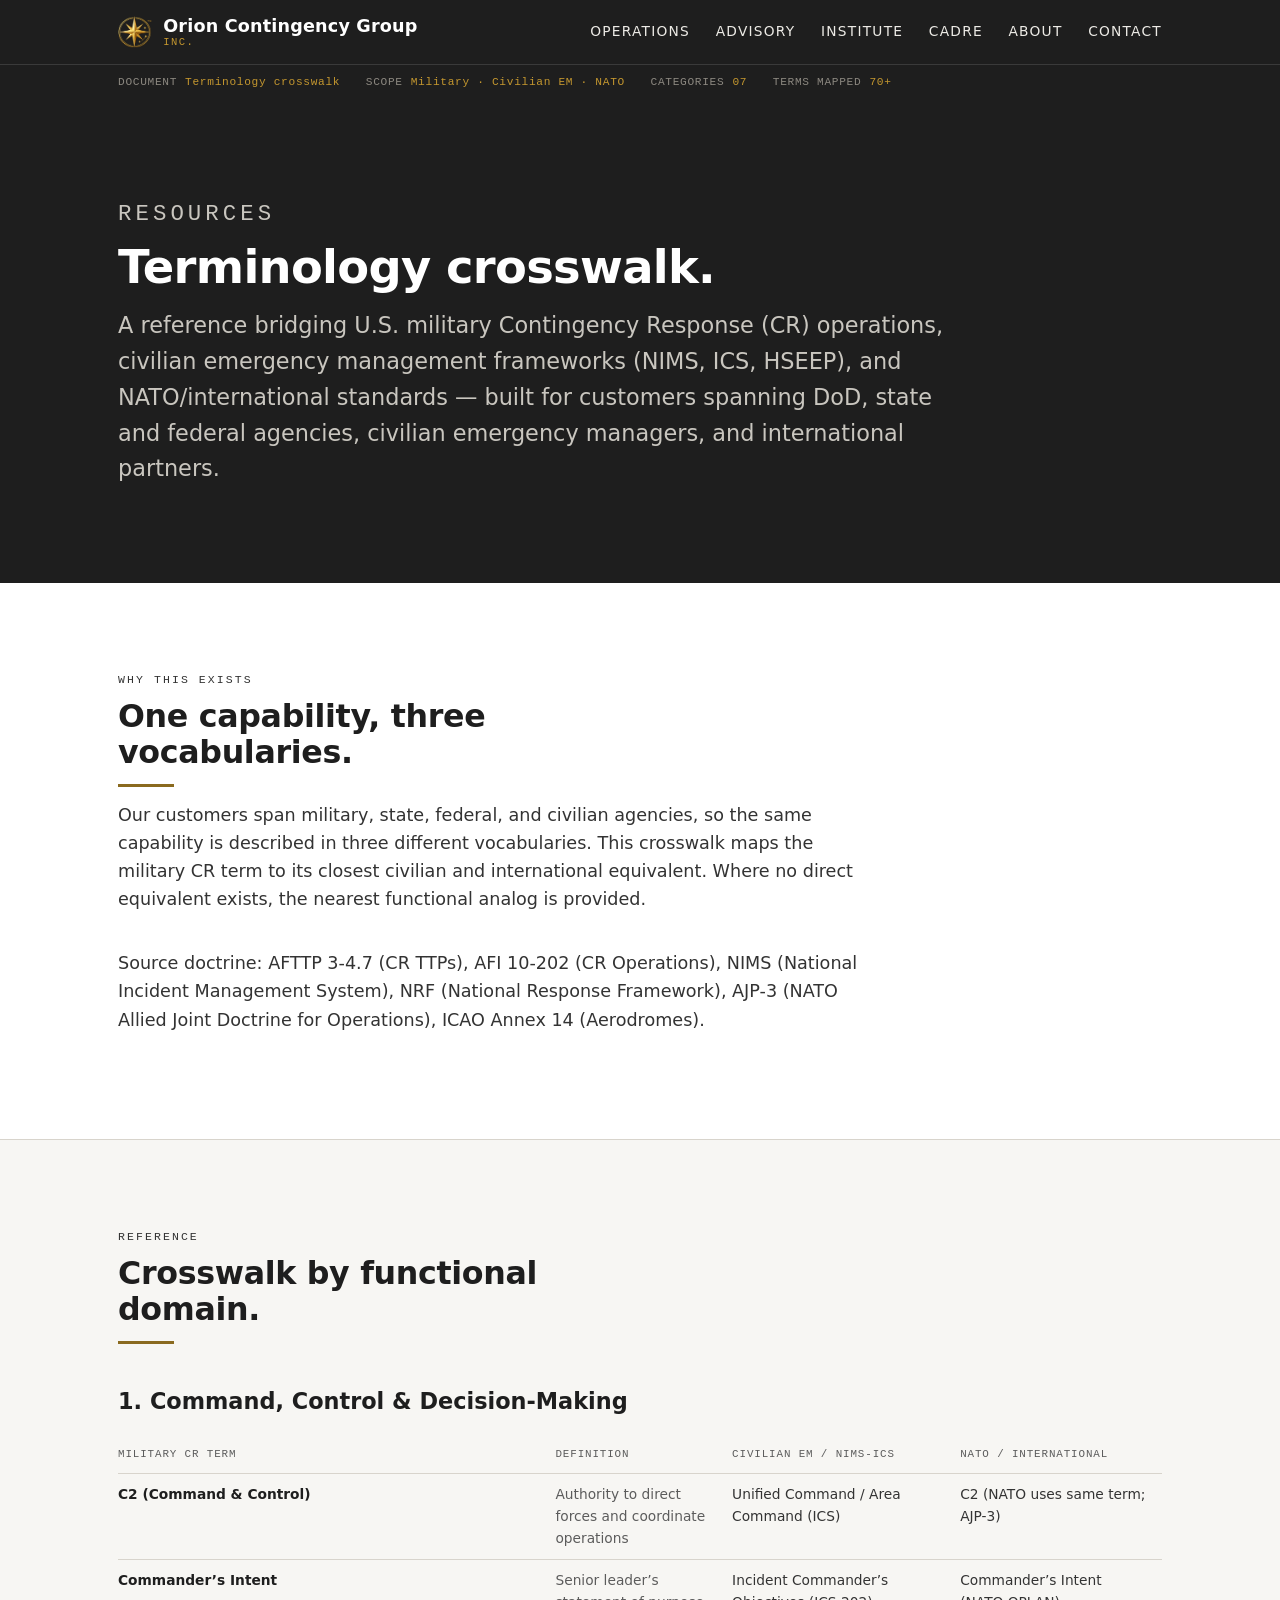
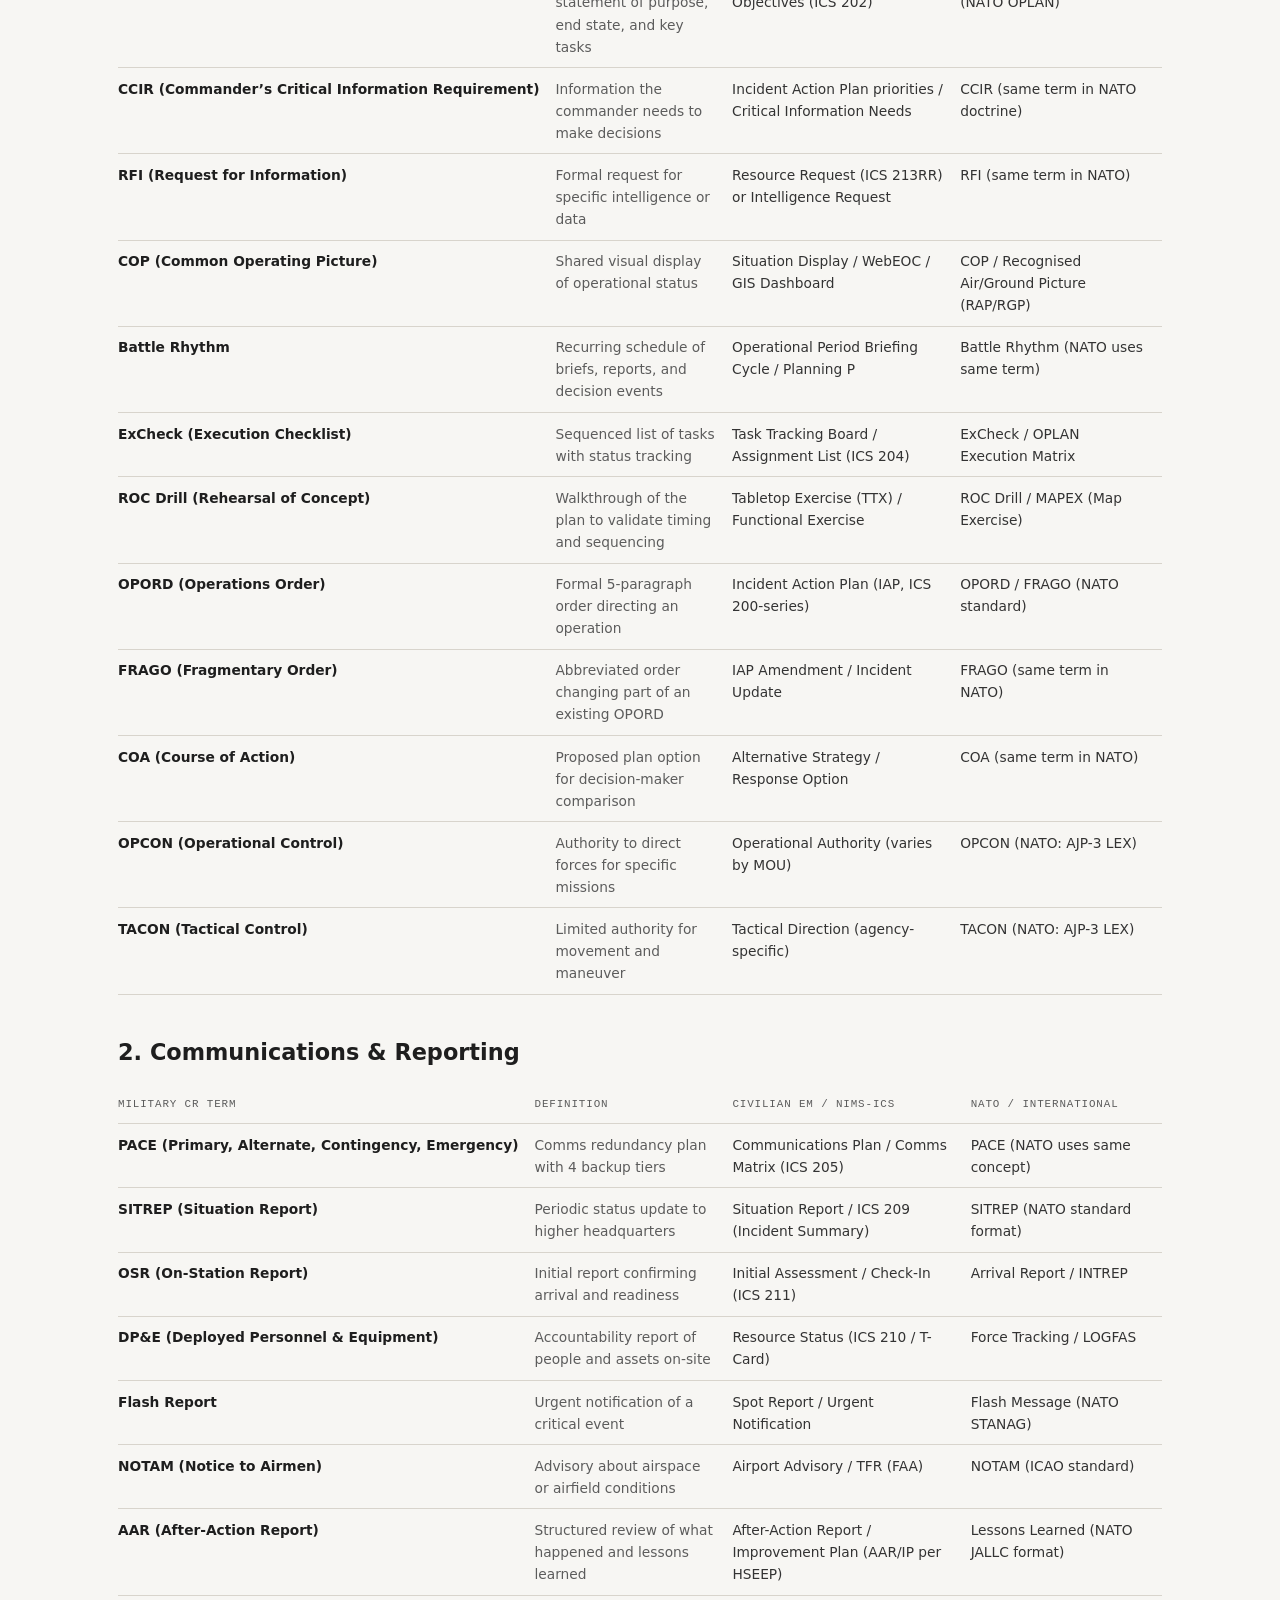
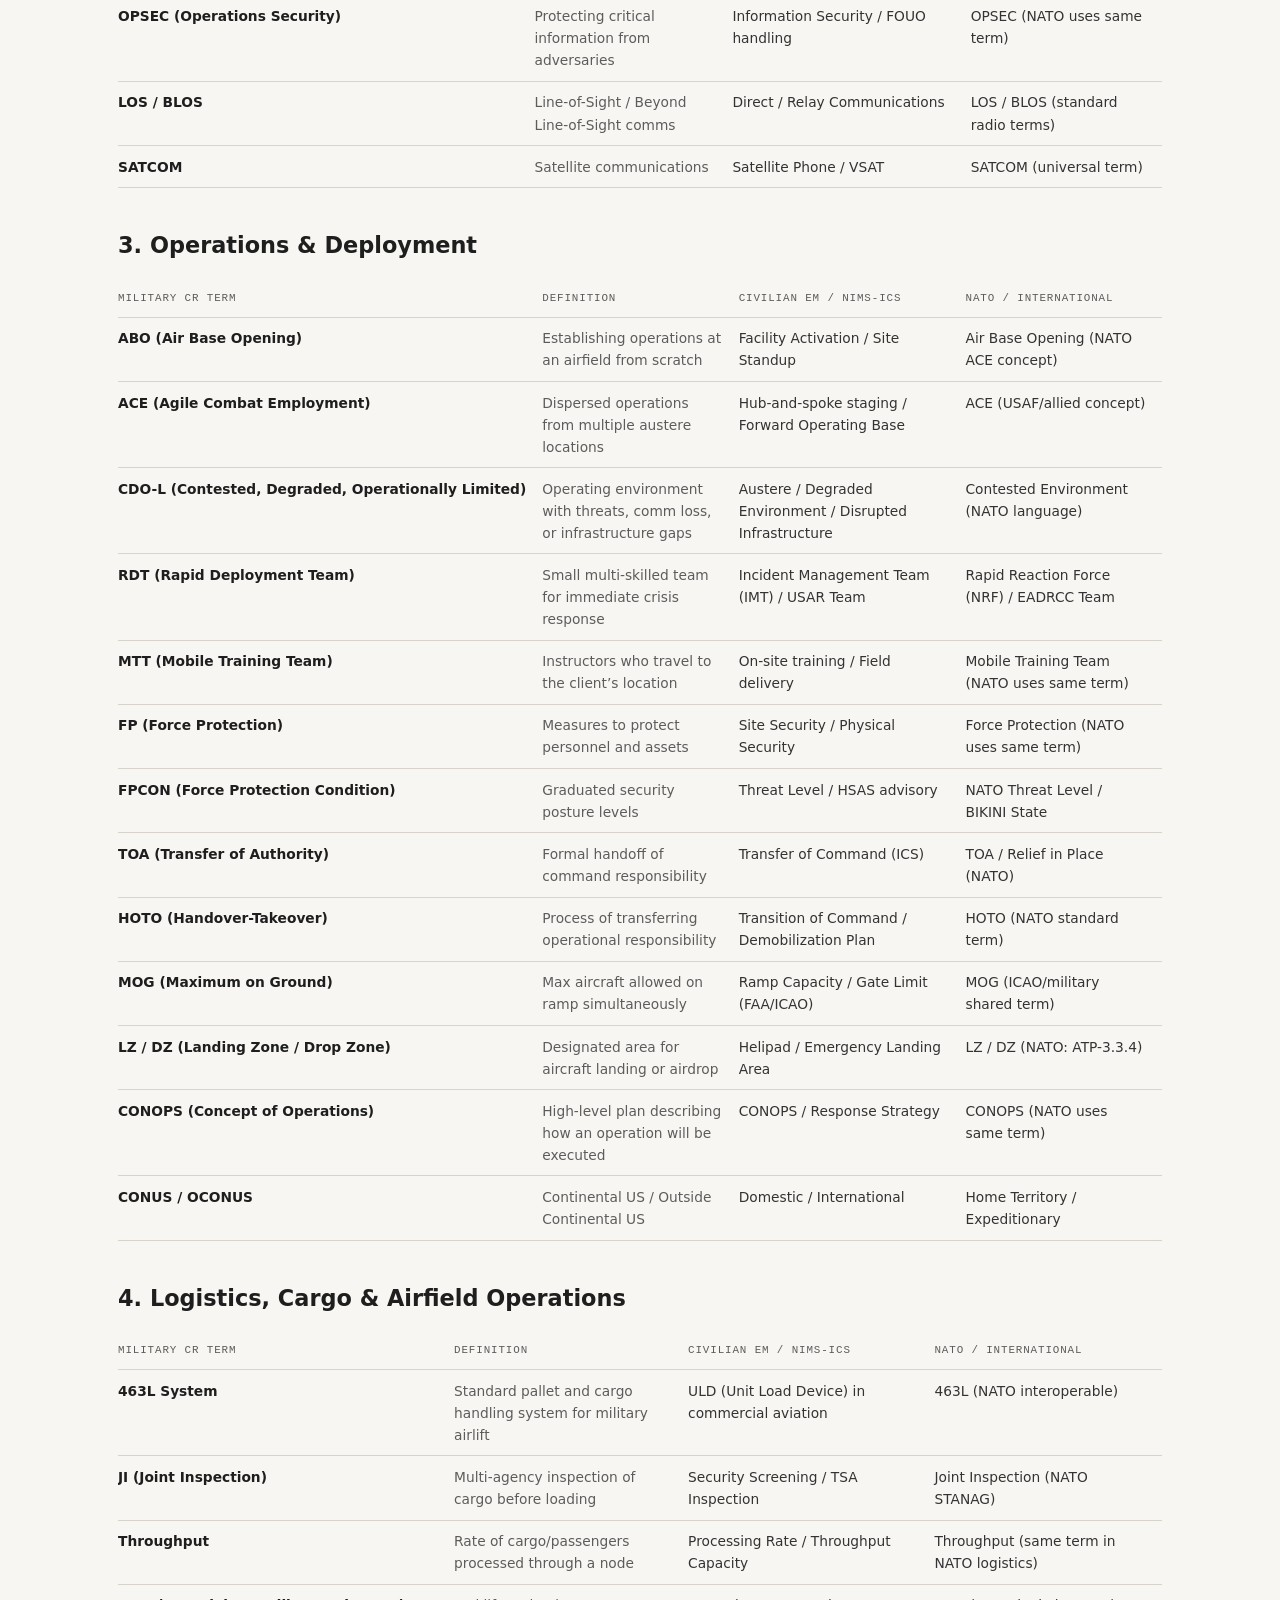
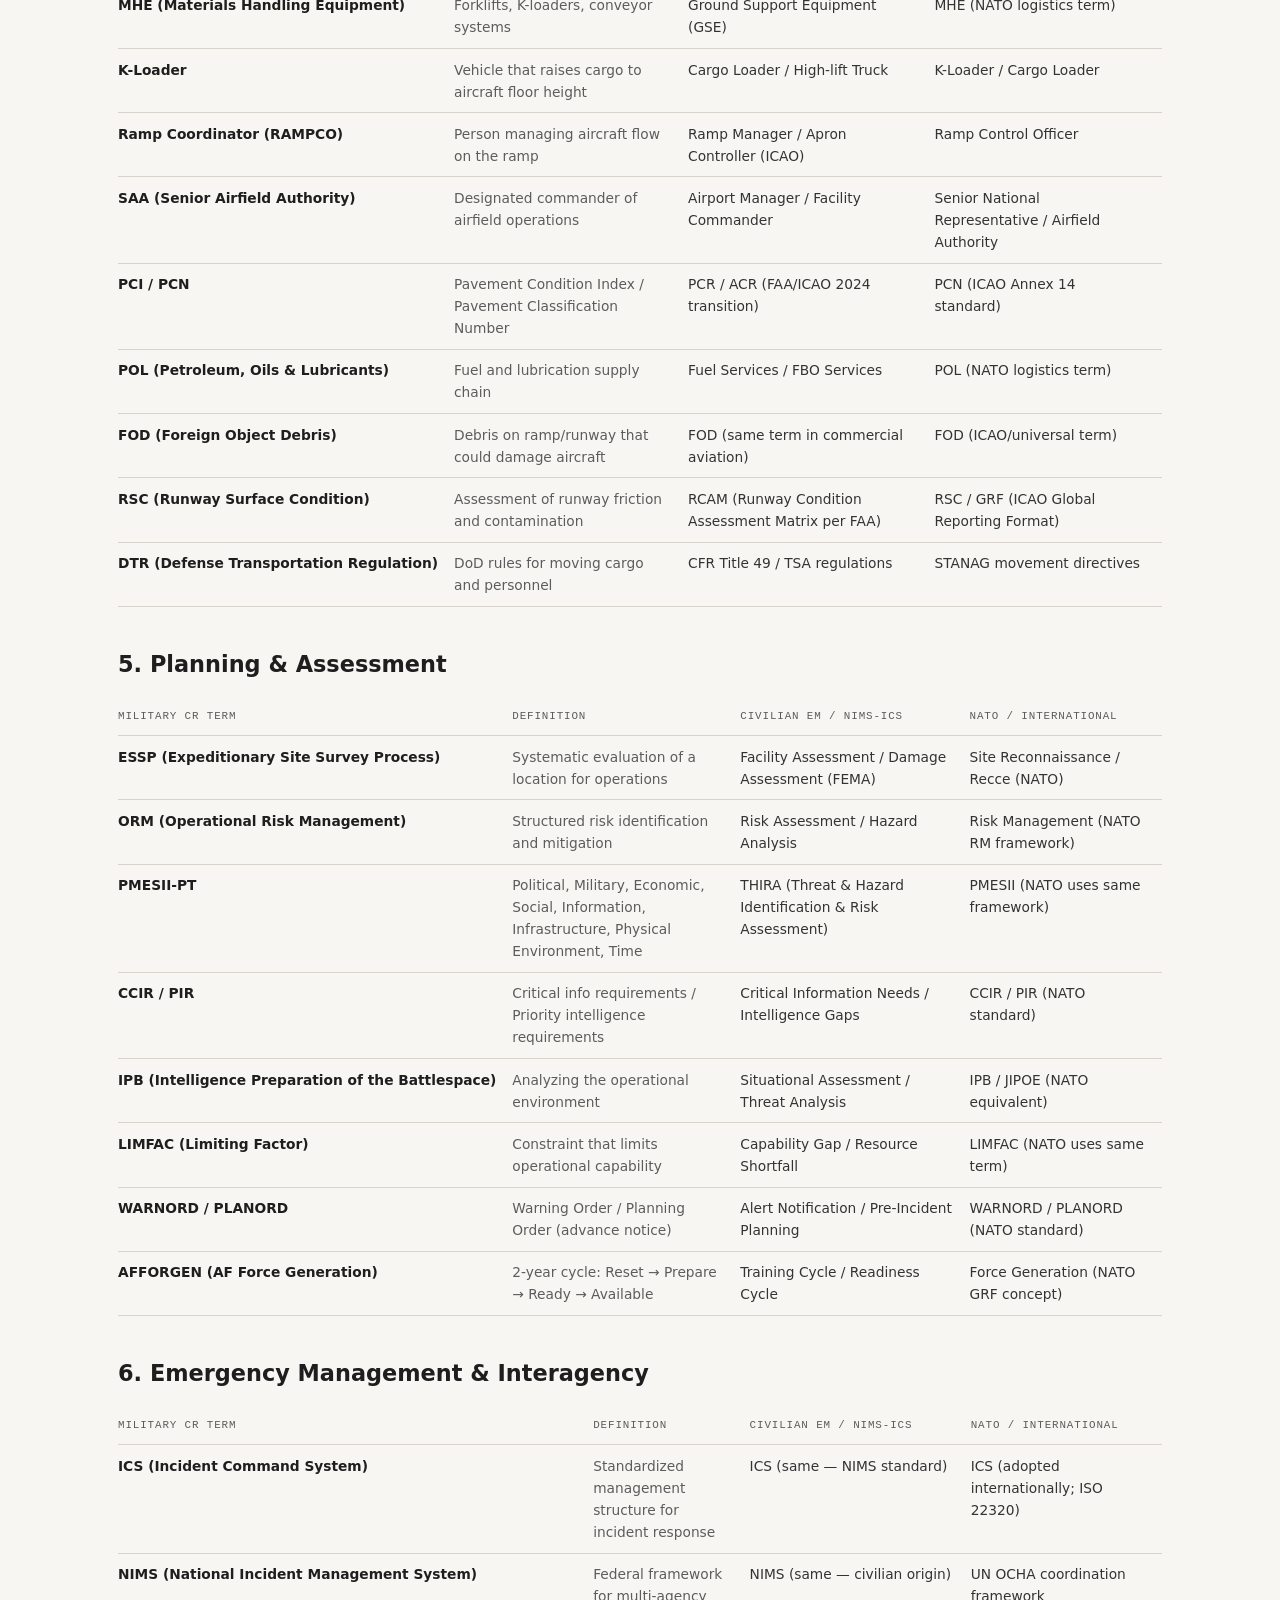
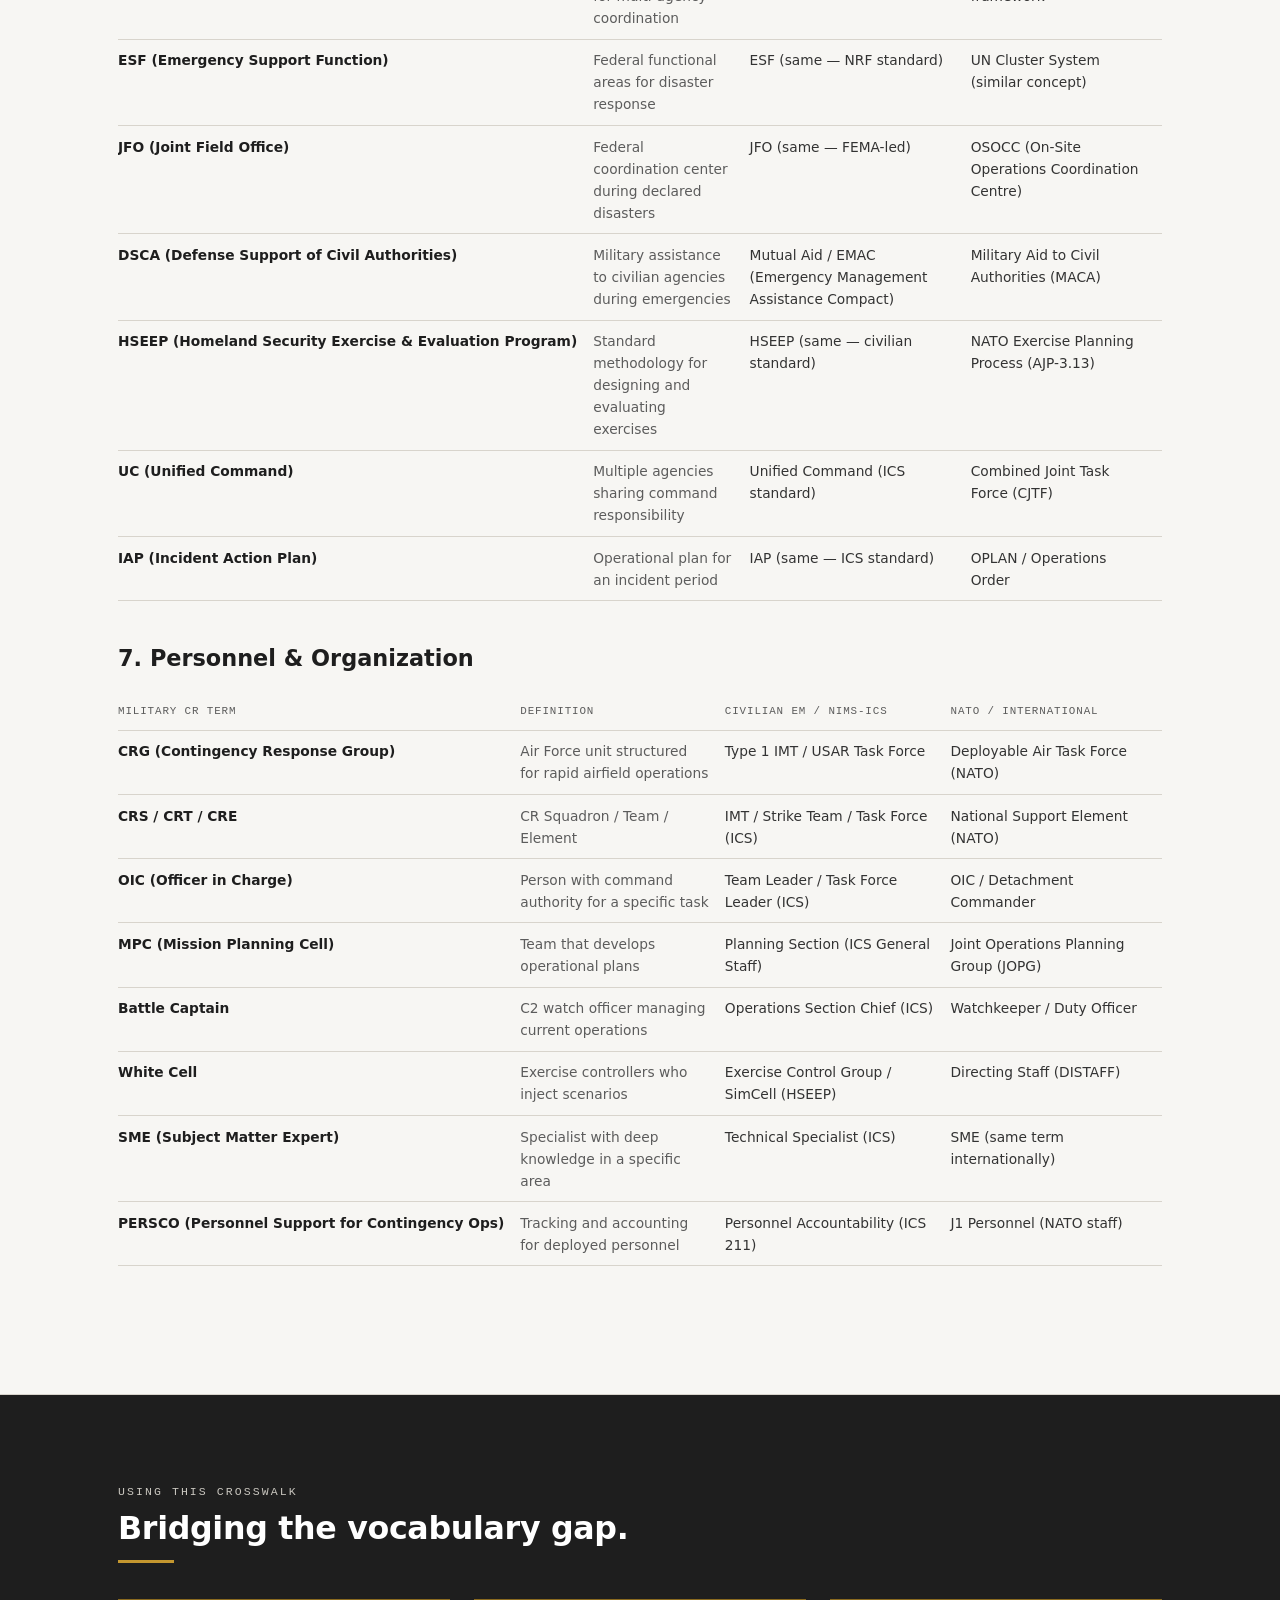
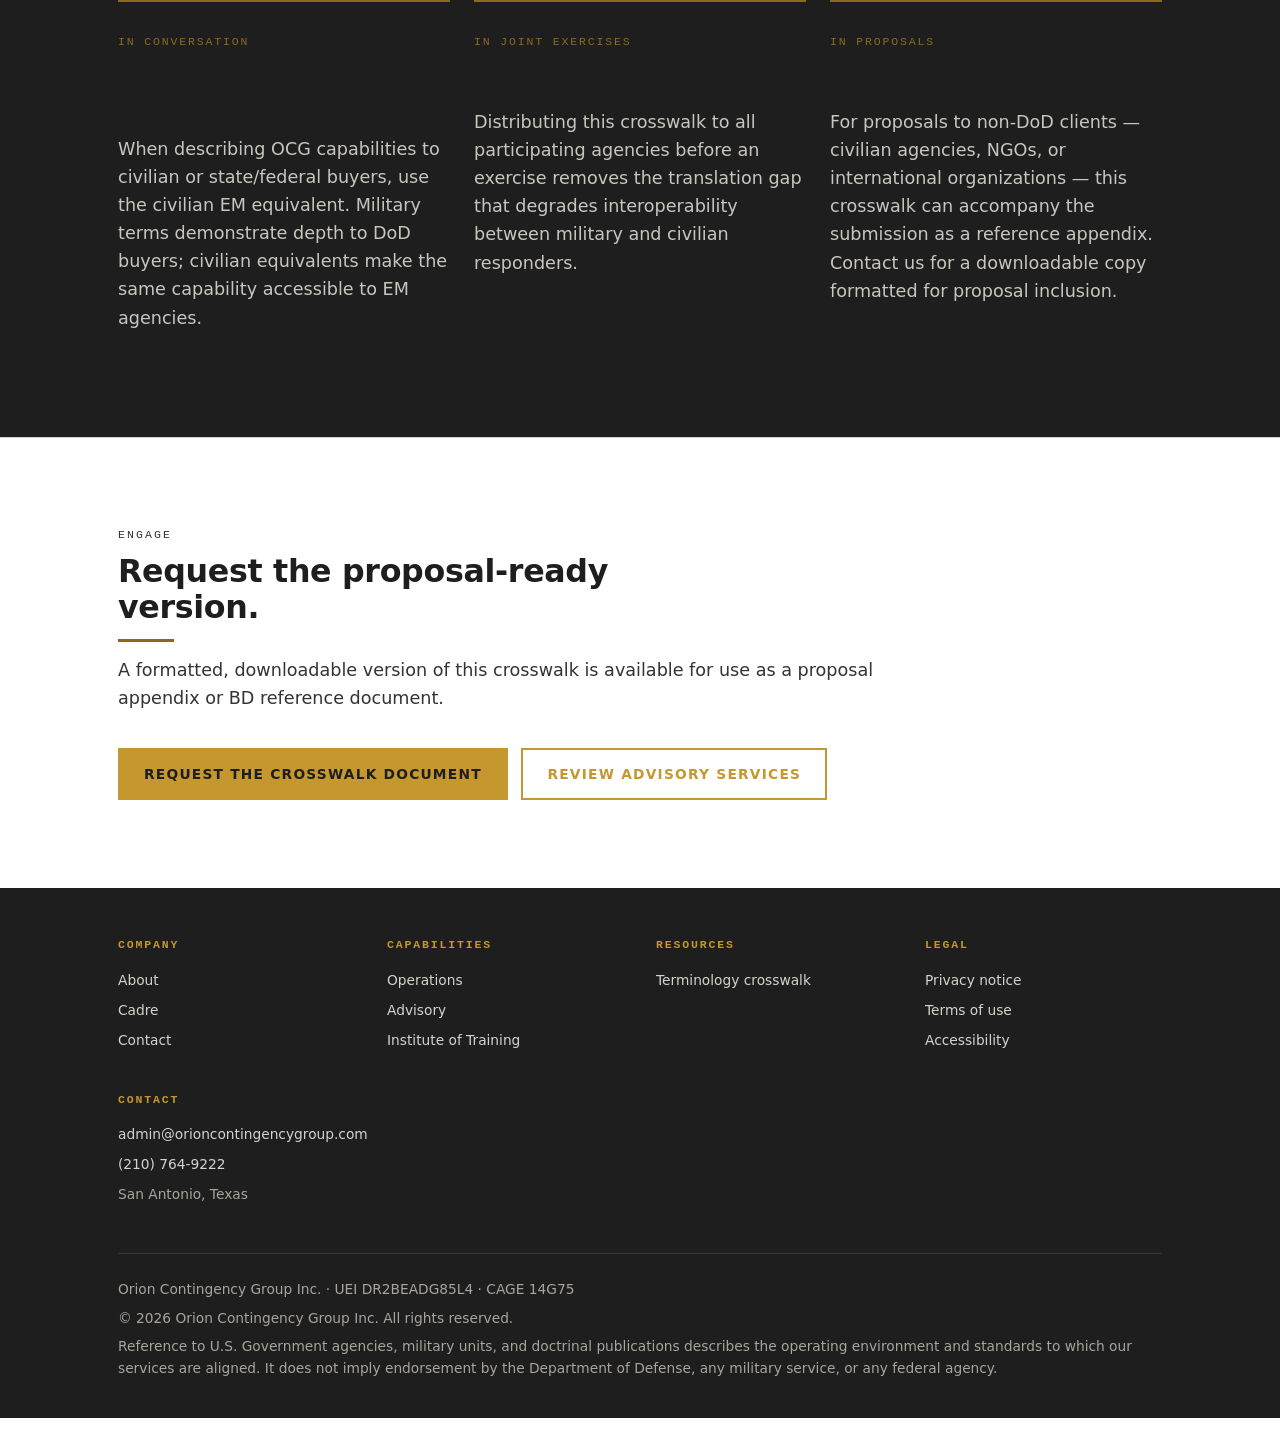
<file: resources.html>
<!DOCTYPE html>
<html lang="en">
<head>
<meta charset="utf-8">
<meta name="viewport" content="width=device-width, initial-scale=1">
<title>Terminology crosswalk | Orion Contingency Group Inc.</title>
<meta name="description" content="A military-to-civilian-to-NATO terminology crosswalk for contingency response and emergency management, bridging DoD, state, federal, civilian, and international partners.">
<meta name="theme-color" content="#1E1E1E">
<link rel="canonical" href="https://www.orioncontingencygroup.com/resources.html">
<link rel="stylesheet" href="site.css">
</head>
<body>

<a class="skip-link" href="#main">Skip to main content</a>

<header class="masthead">
<div class="shell masthead__inner">
<a class="wordmark" href="index.html">
<img src="compass-mark.png" width="34" height="34" alt="Orion Contingency Group compass mark">
<span>Orion Contingency Group<small>Inc.</small></span>
</a>
<nav class="nav" aria-label="Primary">
<a href="operations.html">Operations</a>
<a href="advisory.html">Advisory</a>
<a href="institute.html">Institute</a>
<a href="cadre.html">Cadre</a>
<a href="about.html">About</a>
<a href="contact.html">Contact</a>
</nav>
</div>
<div class="control-block">
<div class="shell">
<dl><div><dt>Document</dt><dd>Terminology crosswalk</dd></div><div><dt>Scope</dt><dd>Military &middot; Civilian EM &middot; NATO</dd></div><div><dt>Categories</dt><dd>07</dd></div><div><dt>Terms mapped</dt><dd>70+</dd></div></dl>
</div>
</div>
</header>

<main id="main">

<div class="page-head">
<div class="shell">
<p class="eyebrow">Resources</p>
<h1>Terminology crosswalk.</h1>
<p>A reference bridging U.S. military Contingency Response (CR) operations, civilian emergency management frameworks (NIMS, ICS, HSEEP), and NATO/international standards &mdash; built for customers spanning DoD, state and federal agencies, civilian emergency managers, and international partners.</p>
</div>
</div>

<section>
<div class="shell">
<div class="sec-head">
<p class="eyebrow eyebrow--light">Why this exists</p>
<h2>One capability, three vocabularies.</h2>
<p style="max-width:var(--measure);">Our customers span military, state, federal, and civilian agencies, so the same capability is described in three different vocabularies. This crosswalk maps the military CR term to its closest civilian and international equivalent. Where no direct equivalent exists, the nearest functional analog is provided.</p>
</div>
<p style="max-width:var(--measure);">Source doctrine: AFTTP 3-4.7 (CR TTPs), AFI 10-202 (CR Operations), NIMS (National Incident Management System), NRF (National Response Framework), AJP-3 (NATO Allied Joint Doctrine for Operations), ICAO Annex 14 (Aerodromes).</p>
</div>
</section>

<section class="band-warm">
<div class="shell">
<div class="sec-head">
<p class="eyebrow eyebrow--light">Reference</p>
<h2>Crosswalk by functional domain.</h2>
</div>

<h3 style="font-size:var(--step-1);color:var(--ink);margin:2.5rem 0 1rem;">1. Command, Control & Decision-Making</h3>
<div class="crosswalk-wrap">
<table class="crosswalk">
<thead>
<tr><th scope="col">Military CR term</th><th scope="col">Definition</th><th scope="col">Civilian EM / NIMS-ICS</th><th scope="col">NATO / International</th></tr>
</thead>
<tbody>
<tr><td>C2 (Command &amp; Control)</td><td>Authority to direct forces and coordinate operations</td><td>Unified Command / Area Command (ICS)</td><td>C2 (NATO uses same term; AJP-3)</td></tr>
<tr><td>Commander’s Intent</td><td>Senior leader’s statement of purpose, end state, and key tasks</td><td>Incident Commander’s Objectives (ICS 202)</td><td>Commander’s Intent (NATO OPLAN)</td></tr>
<tr><td>CCIR (Commander’s Critical Information Requirement)</td><td>Information the commander needs to make decisions</td><td>Incident Action Plan priorities / Critical Information Needs</td><td>CCIR (same term in NATO doctrine)</td></tr>
<tr><td>RFI (Request for Information)</td><td>Formal request for specific intelligence or data</td><td>Resource Request (ICS 213RR) or Intelligence Request</td><td>RFI (same term in NATO)</td></tr>
<tr><td>COP (Common Operating Picture)</td><td>Shared visual display of operational status</td><td>Situation Display / WebEOC / GIS Dashboard</td><td>COP / Recognised Air/Ground Picture (RAP/RGP)</td></tr>
<tr><td>Battle Rhythm</td><td>Recurring schedule of briefs, reports, and decision events</td><td>Operational Period Briefing Cycle / Planning P</td><td>Battle Rhythm (NATO uses same term)</td></tr>
<tr><td>ExCheck (Execution Checklist)</td><td>Sequenced list of tasks with status tracking</td><td>Task Tracking Board / Assignment List (ICS 204)</td><td>ExCheck / OPLAN Execution Matrix</td></tr>
<tr><td>ROC Drill (Rehearsal of Concept)</td><td>Walkthrough of the plan to validate timing and sequencing</td><td>Tabletop Exercise (TTX) / Functional Exercise</td><td>ROC Drill / MAPEX (Map Exercise)</td></tr>
<tr><td>OPORD (Operations Order)</td><td>Formal 5-paragraph order directing an operation</td><td>Incident Action Plan (IAP, ICS 200-series)</td><td>OPORD / FRAGO (NATO standard)</td></tr>
<tr><td>FRAGO (Fragmentary Order)</td><td>Abbreviated order changing part of an existing OPORD</td><td>IAP Amendment / Incident Update</td><td>FRAGO (same term in NATO)</td></tr>
<tr><td>COA (Course of Action)</td><td>Proposed plan option for decision-maker comparison</td><td>Alternative Strategy / Response Option</td><td>COA (same term in NATO)</td></tr>
<tr><td>OPCON (Operational Control)</td><td>Authority to direct forces for specific missions</td><td>Operational Authority (varies by MOU)</td><td>OPCON (NATO: AJP-3 LEX)</td></tr>
<tr><td>TACON (Tactical Control)</td><td>Limited authority for movement and maneuver</td><td>Tactical Direction (agency-specific)</td><td>TACON (NATO: AJP-3 LEX)</td></tr>
</tbody>
</table>
</div>

<h3 style="font-size:var(--step-1);color:var(--ink);margin:2.5rem 0 1rem;">2. Communications & Reporting</h3>
<div class="crosswalk-wrap">
<table class="crosswalk">
<thead>
<tr><th scope="col">Military CR term</th><th scope="col">Definition</th><th scope="col">Civilian EM / NIMS-ICS</th><th scope="col">NATO / International</th></tr>
</thead>
<tbody>
<tr><td>PACE (Primary, Alternate, Contingency, Emergency)</td><td>Comms redundancy plan with 4 backup tiers</td><td>Communications Plan / Comms Matrix (ICS 205)</td><td>PACE (NATO uses same concept)</td></tr>
<tr><td>SITREP (Situation Report)</td><td>Periodic status update to higher headquarters</td><td>Situation Report / ICS 209 (Incident Summary)</td><td>SITREP (NATO standard format)</td></tr>
<tr><td>OSR (On-Station Report)</td><td>Initial report confirming arrival and readiness</td><td>Initial Assessment / Check-In (ICS 211)</td><td>Arrival Report / INTREP</td></tr>
<tr><td>DP&amp;E (Deployed Personnel &amp; Equipment)</td><td>Accountability report of people and assets on-site</td><td>Resource Status (ICS 210 / T-Card)</td><td>Force Tracking / LOGFAS</td></tr>
<tr><td>Flash Report</td><td>Urgent notification of a critical event</td><td>Spot Report / Urgent Notification</td><td>Flash Message (NATO STANAG)</td></tr>
<tr><td>NOTAM (Notice to Airmen)</td><td>Advisory about airspace or airfield conditions</td><td>Airport Advisory / TFR (FAA)</td><td>NOTAM (ICAO standard)</td></tr>
<tr><td>AAR (After-Action Report)</td><td>Structured review of what happened and lessons learned</td><td>After-Action Report / Improvement Plan (AAR/IP per HSEEP)</td><td>Lessons Learned (NATO JALLC format)</td></tr>
<tr><td>OPSEC (Operations Security)</td><td>Protecting critical information from adversaries</td><td>Information Security / FOUO handling</td><td>OPSEC (NATO uses same term)</td></tr>
<tr><td>LOS / BLOS</td><td>Line-of-Sight / Beyond Line-of-Sight comms</td><td>Direct / Relay Communications</td><td>LOS / BLOS (standard radio terms)</td></tr>
<tr><td>SATCOM</td><td>Satellite communications</td><td>Satellite Phone / VSAT</td><td>SATCOM (universal term)</td></tr>
</tbody>
</table>
</div>

<h3 style="font-size:var(--step-1);color:var(--ink);margin:2.5rem 0 1rem;">3. Operations & Deployment</h3>
<div class="crosswalk-wrap">
<table class="crosswalk">
<thead>
<tr><th scope="col">Military CR term</th><th scope="col">Definition</th><th scope="col">Civilian EM / NIMS-ICS</th><th scope="col">NATO / International</th></tr>
</thead>
<tbody>
<tr><td>ABO (Air Base Opening)</td><td>Establishing operations at an airfield from scratch</td><td>Facility Activation / Site Standup</td><td>Air Base Opening (NATO ACE concept)</td></tr>
<tr><td>ACE (Agile Combat Employment)</td><td>Dispersed operations from multiple austere locations</td><td>Hub-and-spoke staging / Forward Operating Base</td><td>ACE (USAF/allied concept)</td></tr>
<tr><td>CDO-L (Contested, Degraded, Operationally Limited)</td><td>Operating environment with threats, comm loss, or infrastructure gaps</td><td>Austere / Degraded Environment / Disrupted Infrastructure</td><td>Contested Environment (NATO language)</td></tr>
<tr><td>RDT (Rapid Deployment Team)</td><td>Small multi-skilled team for immediate crisis response</td><td>Incident Management Team (IMT) / USAR Team</td><td>Rapid Reaction Force (NRF) / EADRCC Team</td></tr>
<tr><td>MTT (Mobile Training Team)</td><td>Instructors who travel to the client’s location</td><td>On-site training / Field delivery</td><td>Mobile Training Team (NATO uses same term)</td></tr>
<tr><td>FP (Force Protection)</td><td>Measures to protect personnel and assets</td><td>Site Security / Physical Security</td><td>Force Protection (NATO uses same term)</td></tr>
<tr><td>FPCON (Force Protection Condition)</td><td>Graduated security posture levels</td><td>Threat Level / HSAS advisory</td><td>NATO Threat Level / BIKINI State</td></tr>
<tr><td>TOA (Transfer of Authority)</td><td>Formal handoff of command responsibility</td><td>Transfer of Command (ICS)</td><td>TOA / Relief in Place (NATO)</td></tr>
<tr><td>HOTO (Handover-Takeover)</td><td>Process of transferring operational responsibility</td><td>Transition of Command / Demobilization Plan</td><td>HOTO (NATO standard term)</td></tr>
<tr><td>MOG (Maximum on Ground)</td><td>Max aircraft allowed on ramp simultaneously</td><td>Ramp Capacity / Gate Limit (FAA/ICAO)</td><td>MOG (ICAO/military shared term)</td></tr>
<tr><td>LZ / DZ (Landing Zone / Drop Zone)</td><td>Designated area for aircraft landing or airdrop</td><td>Helipad / Emergency Landing Area</td><td>LZ / DZ (NATO: ATP-3.3.4)</td></tr>
<tr><td>CONOPS (Concept of Operations)</td><td>High-level plan describing how an operation will be executed</td><td>CONOPS / Response Strategy</td><td>CONOPS (NATO uses same term)</td></tr>
<tr><td>CONUS / OCONUS</td><td>Continental US / Outside Continental US</td><td>Domestic / International</td><td>Home Territory / Expeditionary</td></tr>
</tbody>
</table>
</div>

<h3 style="font-size:var(--step-1);color:var(--ink);margin:2.5rem 0 1rem;">4. Logistics, Cargo & Airfield Operations</h3>
<div class="crosswalk-wrap">
<table class="crosswalk">
<thead>
<tr><th scope="col">Military CR term</th><th scope="col">Definition</th><th scope="col">Civilian EM / NIMS-ICS</th><th scope="col">NATO / International</th></tr>
</thead>
<tbody>
<tr><td>463L System</td><td>Standard pallet and cargo handling system for military airlift</td><td>ULD (Unit Load Device) in commercial aviation</td><td>463L (NATO interoperable)</td></tr>
<tr><td>JI (Joint Inspection)</td><td>Multi-agency inspection of cargo before loading</td><td>Security Screening / TSA Inspection</td><td>Joint Inspection (NATO STANAG)</td></tr>
<tr><td>Throughput</td><td>Rate of cargo/passengers processed through a node</td><td>Processing Rate / Throughput Capacity</td><td>Throughput (same term in NATO logistics)</td></tr>
<tr><td>MHE (Materials Handling Equipment)</td><td>Forklifts, K-loaders, conveyor systems</td><td>Ground Support Equipment (GSE)</td><td>MHE (NATO logistics term)</td></tr>
<tr><td>K-Loader</td><td>Vehicle that raises cargo to aircraft floor height</td><td>Cargo Loader / High-lift Truck</td><td>K-Loader / Cargo Loader</td></tr>
<tr><td>Ramp Coordinator (RAMPCO)</td><td>Person managing aircraft flow on the ramp</td><td>Ramp Manager / Apron Controller (ICAO)</td><td>Ramp Control Officer</td></tr>
<tr><td>SAA (Senior Airfield Authority)</td><td>Designated commander of airfield operations</td><td>Airport Manager / Facility Commander</td><td>Senior National Representative / Airfield Authority</td></tr>
<tr><td>PCI / PCN</td><td>Pavement Condition Index / Pavement Classification Number</td><td>PCR / ACR (FAA/ICAO 2024 transition)</td><td>PCN (ICAO Annex 14 standard)</td></tr>
<tr><td>POL (Petroleum, Oils &amp; Lubricants)</td><td>Fuel and lubrication supply chain</td><td>Fuel Services / FBO Services</td><td>POL (NATO logistics term)</td></tr>
<tr><td>FOD (Foreign Object Debris)</td><td>Debris on ramp/runway that could damage aircraft</td><td>FOD (same term in commercial aviation)</td><td>FOD (ICAO/universal term)</td></tr>
<tr><td>RSC (Runway Surface Condition)</td><td>Assessment of runway friction and contamination</td><td>RCAM (Runway Condition Assessment Matrix per FAA)</td><td>RSC / GRF (ICAO Global Reporting Format)</td></tr>
<tr><td>DTR (Defense Transportation Regulation)</td><td>DoD rules for moving cargo and personnel</td><td>CFR Title 49 / TSA regulations</td><td>STANAG movement directives</td></tr>
</tbody>
</table>
</div>

<h3 style="font-size:var(--step-1);color:var(--ink);margin:2.5rem 0 1rem;">5. Planning & Assessment</h3>
<div class="crosswalk-wrap">
<table class="crosswalk">
<thead>
<tr><th scope="col">Military CR term</th><th scope="col">Definition</th><th scope="col">Civilian EM / NIMS-ICS</th><th scope="col">NATO / International</th></tr>
</thead>
<tbody>
<tr><td>ESSP (Expeditionary Site Survey Process)</td><td>Systematic evaluation of a location for operations</td><td>Facility Assessment / Damage Assessment (FEMA)</td><td>Site Reconnaissance / Recce (NATO)</td></tr>
<tr><td>ORM (Operational Risk Management)</td><td>Structured risk identification and mitigation</td><td>Risk Assessment / Hazard Analysis</td><td>Risk Management (NATO RM framework)</td></tr>
<tr><td>PMESII-PT</td><td>Political, Military, Economic, Social, Information, Infrastructure, Physical Environment, Time</td><td>THIRA (Threat &amp; Hazard Identification &amp; Risk Assessment)</td><td>PMESII (NATO uses same framework)</td></tr>
<tr><td>CCIR / PIR</td><td>Critical info requirements / Priority intelligence requirements</td><td>Critical Information Needs / Intelligence Gaps</td><td>CCIR / PIR (NATO standard)</td></tr>
<tr><td>IPB (Intelligence Preparation of the Battlespace)</td><td>Analyzing the operational environment</td><td>Situational Assessment / Threat Analysis</td><td>IPB / JIPOE (NATO equivalent)</td></tr>
<tr><td>LIMFAC (Limiting Factor)</td><td>Constraint that limits operational capability</td><td>Capability Gap / Resource Shortfall</td><td>LIMFAC (NATO uses same term)</td></tr>
<tr><td>WARNORD / PLANORD</td><td>Warning Order / Planning Order (advance notice)</td><td>Alert Notification / Pre-Incident Planning</td><td>WARNORD / PLANORD (NATO standard)</td></tr>
<tr><td>AFFORGEN (AF Force Generation)</td><td>2-year cycle: Reset → Prepare → Ready → Available</td><td>Training Cycle / Readiness Cycle</td><td>Force Generation (NATO GRF concept)</td></tr>
</tbody>
</table>
</div>

<h3 style="font-size:var(--step-1);color:var(--ink);margin:2.5rem 0 1rem;">6. Emergency Management & Interagency</h3>
<div class="crosswalk-wrap">
<table class="crosswalk">
<thead>
<tr><th scope="col">Military CR term</th><th scope="col">Definition</th><th scope="col">Civilian EM / NIMS-ICS</th><th scope="col">NATO / International</th></tr>
</thead>
<tbody>
<tr><td>ICS (Incident Command System)</td><td>Standardized management structure for incident response</td><td>ICS (same — NIMS standard)</td><td>ICS (adopted internationally; ISO 22320)</td></tr>
<tr><td>NIMS (National Incident Management System)</td><td>Federal framework for multi-agency coordination</td><td>NIMS (same — civilian origin)</td><td>UN OCHA coordination framework</td></tr>
<tr><td>ESF (Emergency Support Function)</td><td>Federal functional areas for disaster response</td><td>ESF (same — NRF standard)</td><td>UN Cluster System (similar concept)</td></tr>
<tr><td>JFO (Joint Field Office)</td><td>Federal coordination center during declared disasters</td><td>JFO (same — FEMA-led)</td><td>OSOCC (On-Site Operations Coordination Centre)</td></tr>
<tr><td>DSCA (Defense Support of Civil Authorities)</td><td>Military assistance to civilian agencies during emergencies</td><td>Mutual Aid / EMAC (Emergency Management Assistance Compact)</td><td>Military Aid to Civil Authorities (MACA)</td></tr>
<tr><td>HSEEP (Homeland Security Exercise &amp; Evaluation Program)</td><td>Standard methodology for designing and evaluating exercises</td><td>HSEEP (same — civilian standard)</td><td>NATO Exercise Planning Process (AJP-3.13)</td></tr>
<tr><td>UC (Unified Command)</td><td>Multiple agencies sharing command responsibility</td><td>Unified Command (ICS standard)</td><td>Combined Joint Task Force (CJTF)</td></tr>
<tr><td>IAP (Incident Action Plan)</td><td>Operational plan for an incident period</td><td>IAP (same — ICS standard)</td><td>OPLAN / Operations Order</td></tr>
</tbody>
</table>
</div>

<h3 style="font-size:var(--step-1);color:var(--ink);margin:2.5rem 0 1rem;">7. Personnel & Organization</h3>
<div class="crosswalk-wrap">
<table class="crosswalk">
<thead>
<tr><th scope="col">Military CR term</th><th scope="col">Definition</th><th scope="col">Civilian EM / NIMS-ICS</th><th scope="col">NATO / International</th></tr>
</thead>
<tbody>
<tr><td>CRG (Contingency Response Group)</td><td>Air Force unit structured for rapid airfield operations</td><td>Type 1 IMT / USAR Task Force</td><td>Deployable Air Task Force (NATO)</td></tr>
<tr><td>CRS / CRT / CRE</td><td>CR Squadron / Team / Element</td><td>IMT / Strike Team / Task Force (ICS)</td><td>National Support Element (NATO)</td></tr>
<tr><td>OIC (Officer in Charge)</td><td>Person with command authority for a specific task</td><td>Team Leader / Task Force Leader (ICS)</td><td>OIC / Detachment Commander</td></tr>
<tr><td>MPC (Mission Planning Cell)</td><td>Team that develops operational plans</td><td>Planning Section (ICS General Staff)</td><td>Joint Operations Planning Group (JOPG)</td></tr>
<tr><td>Battle Captain</td><td>C2 watch officer managing current operations</td><td>Operations Section Chief (ICS)</td><td>Watchkeeper / Duty Officer</td></tr>
<tr><td>White Cell</td><td>Exercise controllers who inject scenarios</td><td>Exercise Control Group / SimCell (HSEEP)</td><td>Directing Staff (DISTAFF)</td></tr>
<tr><td>SME (Subject Matter Expert)</td><td>Specialist with deep knowledge in a specific area</td><td>Technical Specialist (ICS)</td><td>SME (same term internationally)</td></tr>
<tr><td>PERSCO (Personnel Support for Contingency Ops)</td><td>Tracking and accounting for deployed personnel</td><td>Personnel Accountability (ICS 211)</td><td>J1 Personnel (NATO staff)</td></tr>
</tbody>
</table>
</div>
</div>
</section>

<section class="band-dark">
<div class="shell">
<div class="sec-head sec-head--dark">
<p class="eyebrow">Using this crosswalk</p>
<h2>Bridging the vocabulary gap.</h2>
</div>
<div class="grid grid--3">
<article class="line">
<p class="line__code">In conversation</p>
<h3>Speak the customer's language</h3>
<p>When describing OCG capabilities to civilian or state/federal buyers, use the civilian EM equivalent. Military terms demonstrate depth to DoD buyers; civilian equivalents make the same capability accessible to EM agencies.</p>
</article>
<article class="line">
<p class="line__code">In joint exercises</p>
<h3>Share it up front</h3>
<p>Distributing this crosswalk to all participating agencies before an exercise removes the translation gap that degrades interoperability between military and civilian responders.</p>
</article>
<article class="line">
<p class="line__code">In proposals</p>
<h3>Attach it as an appendix</h3>
<p>For proposals to non-DoD clients &mdash; civilian agencies, NGOs, or international organizations &mdash; this crosswalk can accompany the submission as a reference appendix. Contact us for a downloadable copy formatted for proposal inclusion.</p>
</article>
</div>
</div>
</section>

<section>
<div class="shell">
<div class="sec-head">
<p class="eyebrow eyebrow--light">Engage</p>
<h2>Request the proposal-ready version.</h2>
<p style="max-width:var(--measure);">A formatted, downloadable version of this crosswalk is available for use as a proposal appendix or BD reference document.</p>
</div>
<div class="btn-row">
<a class="btn btn--primary" href="contact.html">Request the crosswalk document</a>
<a class="btn btn--ghost" href="advisory.html">Review advisory services</a>
</div>
</div>
</section>

</main>

<footer class="site-foot">
<div class="shell">
<div class="site-foot__cols">
<div>
<h2>Company</h2>
<ul>
<li><a href="about.html">About</a></li>
<li><a href="cadre.html">Cadre</a></li>
<li><a href="contact.html">Contact</a></li>
</ul>
</div>
<div>
<h2>Capabilities</h2>
<ul>
<li><a href="operations.html">Operations</a></li>
<li><a href="advisory.html">Advisory</a></li>
<li><a href="institute.html">Institute of Training</a></li>
</ul>
</div>
<div>
<h2>Resources</h2>
<ul>
<li><a href="resources.html" aria-current="page">Terminology crosswalk</a></li>
</ul>
</div>
<div>
<h2>Legal</h2>
<ul>
<li><a href="privacy.html">Privacy notice</a></li>
<li><a href="terms.html">Terms of use</a></li>
<li><a href="accessibility.html">Accessibility</a></li>
</ul>
</div>
<div>
<h2>Contact</h2>
<ul>
<li><a href="mailto:admin@orioncontingencygroup.com">admin@orioncontingencygroup.com</a></li>
<li><a href="tel:+12107649222">(210) 764-9222</a></li>
<li>San Antonio, Texas</li>
</ul>
</div>
</div>
<div class="site-foot__legal">
<p>Orion Contingency Group Inc. &middot; UEI DR2BEADG85L4 &middot; CAGE 14G75</p>
<p>&copy; 2026 Orion Contingency Group Inc. All rights reserved.</p>
<p>Reference to U.S. Government agencies, military units, and doctrinal publications describes the operating environment and standards to which our services are aligned. It does not imply endorsement by the Department of Defense, any military service, or any federal agency.</p>
</div>
</div>
</footer>

</body>
</html>
</file>
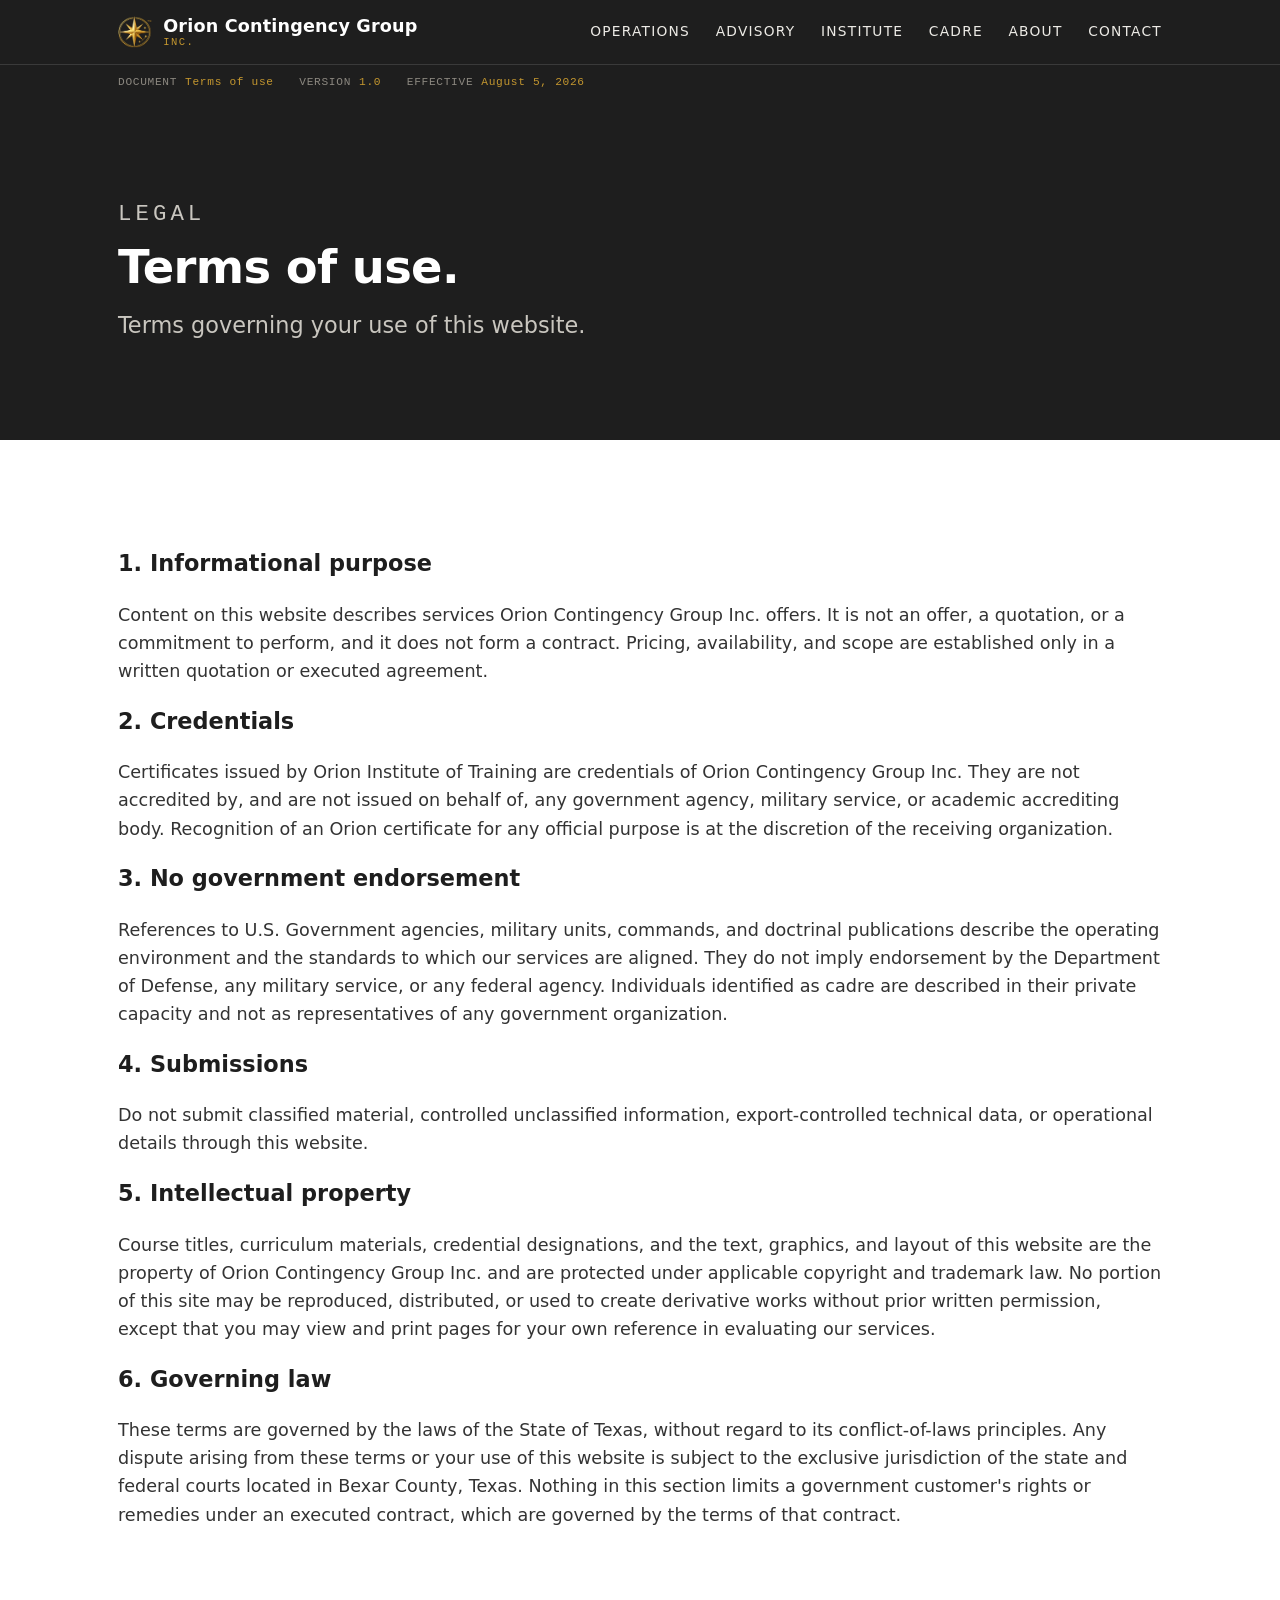
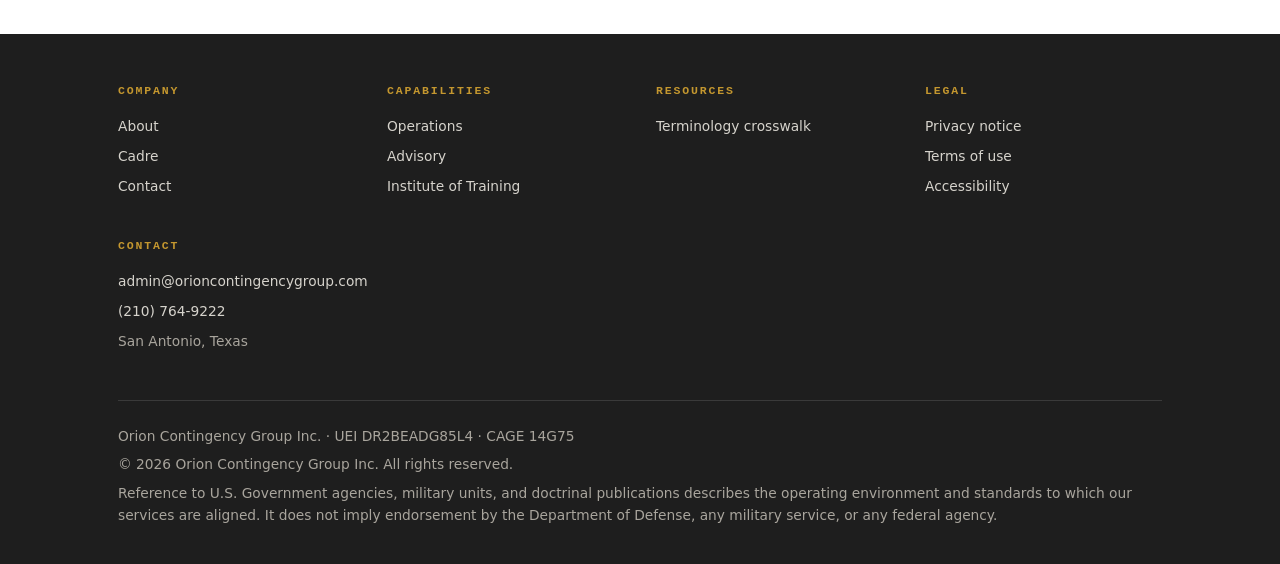
<file: terms.html>
<!DOCTYPE html>
<html lang="en">
<head>
<meta charset="utf-8">
<meta name="viewport" content="width=device-width, initial-scale=1">
<title>Terms of use | Orion Contingency Group Inc.</title>
<meta name="description" content="Terms governing use of the Orion Contingency Group Inc. website.">
<meta name="theme-color" content="#1E1E1E">
<link rel="canonical" href="https://www.orioncontingencygroup.com/terms.html">
<link rel="stylesheet" href="site.css">
</head>
<body>

<a class="skip-link" href="#main">Skip to main content</a>

<header class="masthead">
  <div class="shell masthead__inner">
    <a class="wordmark" href="index.html">
      <img src="compass-mark.png" width="34" height="34" alt="Orion Contingency Group compass mark">
      <span>Orion Contingency Group<small>Inc.</small></span>
    </a>
    <nav class="nav" aria-label="Primary">
      <a href="operations.html">Operations</a>
      <a href="advisory.html">Advisory</a>
      <a href="institute.html">Institute</a>
      <a href="cadre.html">Cadre</a>
      <a href="about.html">About</a>
      <a href="contact.html">Contact</a>
    </nav>
  </div>
  <div class="control-block">
    <div class="shell">
      <dl><div><dt>Document</dt><dd>Terms of use</dd></div><div><dt>Version</dt><dd>1.0</dd></div><div><dt>Effective</dt><dd>August 5, 2026</dd></div></dl>
    </div>
  </div>
</header>

<main id="main">

  <div class="page-head">
    <div class="shell">
      <p class="eyebrow">Legal</p>
      <h1>Terms of use.</h1>
      <p>Terms governing your use of this website.</p>
    </div>
  </div>

  <section>
    <div class="shell">
      <h2 style="font-size:var(--step-1);color:var(--ink);">1. Informational purpose</h2>
      <p>Content on this website describes services Orion Contingency Group Inc. offers. It is not an offer, a quotation, or a commitment to perform, and it does not form a contract. Pricing, availability, and scope are established only in a written quotation or executed agreement.</p>

      <h2 style="font-size:var(--step-1);color:var(--ink);">2. Credentials</h2>
      <p>Certificates issued by Orion Institute of Training are credentials of Orion Contingency Group Inc. They are not accredited by, and are not issued on behalf of, any government agency, military service, or academic accrediting body. Recognition of an Orion certificate for any official purpose is at the discretion of the receiving organization.</p>

      <h2 style="font-size:var(--step-1);color:var(--ink);">3. No government endorsement</h2>
      <p>References to U.S. Government agencies, military units, commands, and doctrinal publications describe the operating environment and the standards to which our services are aligned. They do not imply endorsement by the Department of Defense, any military service, or any federal agency. Individuals identified as cadre are described in their private capacity and not as representatives of any government organization.</p>

      <h2 style="font-size:var(--step-1);color:var(--ink);">4. Submissions</h2>
      <p>Do not submit classified material, controlled unclassified information, export-controlled technical data, or operational details through this website.</p>

      <h2 style="font-size:var(--step-1);color:var(--ink);">5. Intellectual property</h2>
      <p>Course titles, curriculum materials, credential designations, and the text, graphics, and layout of this website are the property of Orion Contingency Group Inc. and are protected under applicable copyright and trademark law. No portion of this site may be reproduced, distributed, or used to create derivative works without prior written permission, except that you may view and print pages for your own reference in evaluating our services.</p>

      <h2 style="font-size:var(--step-1);color:var(--ink);">6. Governing law</h2>
      <p>These terms are governed by the laws of the State of Texas, without regard to its conflict-of-laws principles. Any dispute arising from these terms or your use of this website is subject to the exclusive jurisdiction of the state and federal courts located in Bexar County, Texas. Nothing in this section limits a government customer's rights or remedies under an executed contract, which are governed by the terms of that contract.</p>
    </div>
  </section>

</main>

<footer class="site-foot">
  <div class="shell">
    <div class="site-foot__cols">
      <div>
        <h2>Company</h2>
        <ul>
          <li><a href="about.html">About</a></li>
          <li><a href="cadre.html">Cadre</a></li>
          <li><a href="contact.html">Contact</a></li>
        </ul>
      </div>
      <div>
        <h2>Capabilities</h2>
        <ul>
          <li><a href="operations.html">Operations</a></li>
          <li><a href="advisory.html">Advisory</a></li>
          <li><a href="institute.html">Institute of Training</a></li>
        </ul>
      </div>
      <div>
        <h2>Resources</h2>
        <ul>
          <li><a href="resources.html">Terminology crosswalk</a></li>
        </ul>
      </div>
      <div>
        <h2>Legal</h2>
        <ul>
          <li><a href="privacy.html">Privacy notice</a></li>
          <li><a href="terms.html">Terms of use</a></li>
          <li><a href="accessibility.html">Accessibility</a></li>
        </ul>
      </div>
      <div>
        <h2>Contact</h2>
        <ul>
          <li><a href="mailto:admin@orioncontingencygroup.com">admin@orioncontingencygroup.com</a></li>
          <li><a href="tel:+12107649222">(210) 764-9222</a></li>
          <li>San Antonio, Texas</li>
        </ul>
      </div>
    </div>
    <div class="site-foot__legal">
      <p>Orion Contingency Group Inc. &middot; UEI DR2BEADG85L4 &middot; CAGE 14G75</p>
      <p>&copy; 2026 Orion Contingency Group Inc. All rights reserved.</p>
      <p>Reference to U.S. Government agencies, military units, and doctrinal publications describes the operating environment and standards to which our services are aligned. It does not imply endorsement by the Department of Defense, any military service, or any federal agency.</p>
  </div>
</footer>

</body>
</html>
</file>
<file: site.css>
/* ============================================================
   Orion Contingency Group Inc. — site.css
   Brand V1: Calibri / Gold #C4972F / Dark #1E1E1E / Body #333333
   ============================================================ */

:root {
  /* Palette */
  --ink:        #1E1E1E;   /* brand dark */
  --body:       #333333;   /* brand body text */
  --gold:       #C4972F;   /* brand primary gold — DARK BACKGROUNDS ONLY (6.2:1 on --ink) */
  --gold-deep:  #8A6A1F;   /* gold for text/rules on light (5.0:1 on white) */
  --paper:      #FFFFFF;
  --paper-warm: #F7F6F3;
  --rule:       #D8D4CC;
  --muted:      #5C5C5C;   /* 7.0:1 on white */

  /* Type */
  --font-ui: Calibri, Carlito, "Segoe UI", system-ui, -apple-system, sans-serif;
  --font-mono: "Cascadia Mono", Consolas, "SF Mono", ui-monospace, monospace;

  --step--1: clamp(0.80rem, 0.78rem + 0.10vw, 0.86rem);
  --step-0:  clamp(1.00rem, 0.96rem + 0.20vw, 1.10rem);
  --step-1:  clamp(1.20rem, 1.12rem + 0.40vw, 1.40rem);
  --step-2:  clamp(1.55rem, 1.34rem + 0.80vw, 2.00rem);
  --step-3:  clamp(1.95rem, 1.62rem + 1.65vw, 2.90rem);
  --step-4:  clamp(2.40rem, 1.80rem + 3.00vw, 4.20rem);

  --measure: 68ch;
  --gutter: clamp(1.25rem, 4vw, 3rem);
  --shell: 1140px;
}

*, *::before, *::after { box-sizing: border-box; }

html { -webkit-text-size-adjust: 100%; }

body {
  margin: 0;
  font-family: var(--font-ui);
  font-size: var(--step-0);
  line-height: 1.6;
  color: var(--body);
  background: var(--paper);
}

img { max-width: 100%; height: auto; display: block; }

/* ---------- Focus + skip link (accessibility floor) ---------- */

:focus-visible {
  outline: 3px solid var(--gold-deep);
  outline-offset: 2px;
}

.skip-link {
  position: absolute;
  left: -9999px;
  top: 0;
  background: var(--ink);
  color: var(--paper);
  padding: 0.75rem 1.25rem;
  z-index: 100;
  text-decoration: none;
}
.skip-link:focus {
  left: 0;
}

.visually-hidden {
  position: absolute;
  width: 1px; height: 1px;
  margin: -1px; padding: 0;
  overflow: hidden;
  clip: rect(0 0 0 0);
  white-space: nowrap;
  border: 0;
}

/* ---------- Layout shell ---------- */

.shell {
  width: 100%;
  max-width: var(--shell);
  margin-inline: auto;
  padding-inline: var(--gutter);
}

section { padding-block: clamp(3rem, 7vw, 5.5rem); }
section + section { border-top: 1px solid var(--rule); }

/* ---------- Masthead ---------- */

.masthead {
  background: var(--ink);
  color: #EDEBE6;
}

.masthead__inner {
  display: flex;
  align-items: center;
  justify-content: space-between;
  gap: 1.5rem;
  padding-block: 0.9rem;
  flex-wrap: wrap;
}

.wordmark {
  display: inline-flex;
  align-items: center;
  gap: 0.7rem;
  color: var(--paper);
  text-decoration: none;
  font-weight: 700;
  letter-spacing: 0.01em;
  line-height: 1.15;
}
.wordmark:hover { color: var(--gold); }
.wordmark svg { flex: none; }
.wordmark span small {
  display: block;
  font-family: var(--font-mono);
  font-size: 0.66rem;
  font-weight: 400;
  letter-spacing: 0.14em;
  text-transform: uppercase;
  color: var(--gold);
}

.nav {
  display: flex;
  align-items: center;
  gap: clamp(0.9rem, 2vw, 1.6rem);
  flex-wrap: wrap;
}
.nav a {
  color: #EDEBE6;
  text-decoration: none;
  font-size: var(--step--1);
  letter-spacing: 0.09em;
  text-transform: uppercase;
  padding-block: 0.35rem;
  border-bottom: 2px solid transparent;
}
.nav a:hover { color: var(--gold); border-bottom-color: var(--gold); }
.nav a[aria-current="page"] { color: var(--gold); border-bottom-color: var(--gold); }

/* ---------- Control block: the document-header device ---------- */

.control-block {
  background: var(--ink);
  color: #C9C6BF;
  font-family: var(--font-mono);
  font-size: 0.7rem;
  letter-spacing: 0.06em;
  border-top: 1px solid #3A3A3A;
}
.control-block dl {
  margin: 0;
  padding-block: 0.55rem;
  display: flex;
  flex-wrap: wrap;
  gap: 0.35rem 1.6rem;
}
.control-block div { display: flex; gap: 0.5rem; }
.control-block dt { color: #8C8880; text-transform: uppercase; }
.control-block dd { margin: 0; color: var(--gold); }

/* ---------- Page header ---------- */

.page-head {
  background: var(--ink);
  color: #E7E4DE;
  padding-block: clamp(3rem, 8vw, 6rem);
}
.page-head h1 {
  font-size: var(--step-3);
  line-height: 1.08;
  margin: 0.6rem 0 1rem;
  color: var(--paper);
  letter-spacing: -0.015em;
}
.page-head p { max-width: 60ch; margin: 0; color: #C9C6BF; font-size: var(--step-1); }

.eyebrow {
  font-family: var(--font-mono);
  font-size: 0.72rem;
  letter-spacing: 0.18em;
  text-transform: uppercase;
  color: var(--gold);
  margin: 0;
}
.eyebrow--light { color: var(--gold-deep); }

/* ---------- Hero ---------- */

.hero {
  background: var(--ink);
  color: #E7E4DE;
  padding-block: clamp(3.5rem, 9vw, 7rem);
}
.hero h1 {
  font-size: var(--step-4);
  line-height: 1.02;
  letter-spacing: -0.025em;
  margin: 1rem 0 1.25rem;
  color: var(--paper);
  max-width: 18ch;
}
.hero h1 em {
  font-style: normal;
  color: var(--gold);
}
.hero p {
  max-width: 58ch;
  font-size: var(--step-1);
  color: #C9C6BF;
  margin: 0 0 2rem;
}

/* ---------- Section headers + gold rule (brand spec) ---------- */

.sec-head { margin-bottom: 2.25rem; }
.sec-head h2 {
  font-size: var(--step-2);
  line-height: 1.15;
  letter-spacing: -0.01em;
  color: var(--ink);
  margin: 0.5rem 0 0.85rem;
  max-width: 24ch;
}
.sec-head h2::after {
  content: "";
  display: block;
  width: 3.5rem;
  height: 3px;
  background: var(--gold-deep);
  margin-top: 0.85rem;
}
.sec-head p { margin: 0; max-width: var(--measure); color: var(--body); }

.sec-head--dark h2 { color: var(--paper); }
.sec-head--dark h2::after { background: var(--gold); }
.sec-head--dark p { color: #C9C6BF; }

/* ---------- Buttons ---------- */

.btn-row { display: flex; flex-wrap: wrap; gap: 0.85rem; }

.btn {
  display: inline-block;
  padding: 0.8rem 1.5rem;
  font-size: var(--step--1);
  font-weight: 700;
  letter-spacing: 0.09em;
  text-transform: uppercase;
  text-decoration: none;
  border: 2px solid transparent;
  cursor: pointer;
  font-family: var(--font-ui);
}
.btn--primary { background: var(--gold); color: var(--ink); border-color: var(--gold); }
.btn--primary:hover { background: #D9AB44; border-color: #D9AB44; }
.btn--ghost { background: transparent; color: var(--gold); border-color: var(--gold); }
.btn--ghost:hover { background: var(--gold); color: var(--ink); }
.btn--onlight { background: var(--ink); color: var(--paper); border-color: var(--ink); }
.btn--onlight:hover { background: var(--gold-deep); border-color: var(--gold-deep); }
.btn--onlight-ghost { background: transparent; color: var(--ink); border-color: var(--ink); }
.btn--onlight-ghost:hover { background: var(--ink); color: var(--paper); }

/* ---------- Generic grids ---------- */

.grid { display: grid; gap: 1.5rem; }
.grid--2 { grid-template-columns: repeat(auto-fit, minmax(min(100%, 22rem), 1fr)); }
.grid--3 { grid-template-columns: repeat(auto-fit, minmax(min(100%, 17rem), 1fr)); }

/* ---------- Service line cards ---------- */

.line {
  border-top: 3px solid var(--gold-deep);
  padding-top: 1.25rem;
}
.line__code {
  font-family: var(--font-mono);
  font-size: 0.72rem;
  letter-spacing: 0.16em;
  text-transform: uppercase;
  color: var(--gold-deep);
}
.line h3 {
  font-size: var(--step-1);
  color: var(--ink);
  margin: 0.5rem 0 0.65rem;
  line-height: 1.2;
}
.line ul { margin: 1rem 0 0; padding-left: 1.1rem; }
.line li { margin-bottom: 0.45rem; }

/* ---------- Doctrine chips ---------- */

.chips { list-style: none; display: flex; flex-wrap: wrap; gap: 0.6rem; margin: 0; padding: 0; }
.chips li {
  font-family: var(--font-mono);
  font-size: 0.78rem;
  letter-spacing: 0.08em;
  border: 1px solid var(--rule);
  background: var(--paper-warm);
  color: var(--ink);
  padding: 0.4rem 0.8rem;
}
.chips--dark li { background: #2A2A2A; border-color: #444; color: #E7E4DE; }

/* ---------- Course cards ---------- */

.course {
  border: 1px solid var(--rule);
  border-top: 3px solid var(--gold-deep);
  padding: 1.5rem;
  background: var(--paper);
}
.course__meta {
  display: flex;
  justify-content: space-between;
  align-items: baseline;
  gap: 1rem;
  font-family: var(--font-mono);
  font-size: 0.72rem;
  letter-spacing: 0.12em;
  text-transform: uppercase;
  color: var(--gold-deep);
}
.course h3 { font-size: var(--step-1); color: var(--ink); margin: 0.6rem 0 0.5rem; line-height: 1.2; }
.course > p { margin: 0 0 1rem; }
.course h4 {
  font-family: var(--font-mono);
  font-size: 0.72rem;
  letter-spacing: 0.12em;
  text-transform: uppercase;
  color: var(--muted);
  margin: 1.1rem 0 0.5rem;
}
.course ul { margin: 0; padding-left: 1.1rem; }
.course li { margin-bottom: 0.35rem; }
.course dl {
  margin: 1.25rem 0 0;
  padding-top: 1rem;
  border-top: 1px solid var(--rule);
  font-size: var(--step--1);
  display: grid;
  grid-template-columns: auto 1fr;
  gap: 0.4rem 1rem;
}
.course dt { font-family: var(--font-mono); text-transform: uppercase; letter-spacing: 0.1em; color: var(--muted); font-size: 0.7rem; align-self: center; }
.course dd { margin: 0; color: var(--ink); }

/* ---------- Cadre ---------- */

.person {
  border-top: 1px solid var(--rule);
  padding-top: 1.15rem;
}
.person h3 { font-size: var(--step-1); color: var(--ink); margin: 0.35rem 0 0.35rem; }
.person p { margin: 0 0 0.85rem; }
.person__role {
  font-family: var(--font-mono);
  font-size: 0.72rem;
  letter-spacing: 0.14em;
  text-transform: uppercase;
  color: var(--gold-deep);
}

/* ---------- Buyer panel ---------- */

.buyers { list-style: none; margin: 0; padding: 0; display: grid; gap: 1px; background: #3A3A3A; grid-template-columns: repeat(auto-fit, minmax(min(100%, 14rem), 1fr)); }
.buyers li { background: var(--ink); padding: 1.4rem; }
.buyers strong { display: block; color: var(--paper); font-size: var(--step-1); line-height: 1.2; }
.buyers span { display: block; color: #A9A59D; font-size: var(--step--1); margin-top: 0.4rem; }

/* ---------- Registration / identifier table ---------- */

.reg {
  font-family: var(--font-mono);
  font-size: var(--step--1);
  border-collapse: collapse;
  width: 100%;
  max-width: 42rem;
}
.reg caption { text-align: left; font-family: var(--font-ui); color: var(--muted); padding-bottom: 0.75rem; }
.reg th, .reg td { text-align: left; padding: 0.6rem 1rem 0.6rem 0; border-bottom: 1px solid var(--rule); vertical-align: top; }
.reg th { font-weight: 400; color: var(--muted); text-transform: uppercase; letter-spacing: 0.1em; font-size: 0.7rem; white-space: nowrap; }
.reg td { color: var(--ink); }

/* ---------- Forms ---------- */

.form { max-width: 34rem; }
.form fieldset { border: 0; margin: 0; padding: 0; }
.form legend {
  font-size: var(--step-1);
  color: var(--ink);
  font-weight: 700;
  padding: 0;
  margin-bottom: 0.35rem;
}
.field { margin-bottom: 1.25rem; }
.field label { display: block; font-weight: 700; color: var(--ink); margin-bottom: 0.3rem; }
.field .hint { display: block; font-size: var(--step--1); color: var(--muted); margin-bottom: 0.4rem; }
.field input, .field textarea, .field select {
  width: 100%;
  font-family: var(--font-ui);
  font-size: var(--step-0);
  color: var(--ink);
  padding: 0.65rem 0.75rem;
  border: 1px solid #87837B; /* 3.8:1 on white, 3.5:1 on warm — passes WCAG 1.4.11 */
  background: var(--paper);
  border-radius: 0;
}
.field textarea { min-height: 8rem; resize: vertical; }
.req { color: #A32020; font-weight: 700; }

.notice {
  border-left: 3px solid var(--gold-deep);
  background: var(--paper-warm);
  padding: 1rem 1.25rem;
  font-size: var(--step--1);
  margin: 1.5rem 0;
}
.notice--dark { background: #2A2A2A; border-left-color: var(--gold); color: #C9C6BF; }

/* ---------- Dark section ---------- */

.band-dark { background: var(--ink); color: #C9C6BF; }
.band-dark a:not(.btn) { color: var(--gold); }
.band-warm { background: var(--paper-warm); }

/* ---------- Footer ---------- */

.site-foot {
  background: var(--ink);
  color: #A9A59D;
  padding-block: 3rem 2rem;
  font-size: var(--step--1);
}
.site-foot h2 {
  font-family: var(--font-mono);
  font-size: 0.72rem;
  letter-spacing: 0.16em;
  text-transform: uppercase;
  color: var(--gold);
  margin: 0 0 0.9rem;
}
.site-foot ul { list-style: none; margin: 0; padding: 0; }
.site-foot li { margin-bottom: 0.5rem; }
.site-foot a { color: #D6D3CC; text-decoration: none; }
.site-foot a:hover { color: var(--gold); text-decoration: underline; }
.site-foot__cols { display: grid; gap: 2rem; grid-template-columns: repeat(auto-fit, minmax(min(100%, 13rem), 1fr)); }
.site-foot__legal { margin-top: 2.5rem; padding-top: 1.5rem; border-top: 1px solid #3A3A3A; }
.site-foot__legal p { margin: 0 0 0.4rem; }

/* ---------- Links in prose ---------- */

main a:not(.btn):not(.wordmark) { color: var(--gold-deep); text-underline-offset: 2px; }
main a:not(.btn):not(.wordmark):hover { color: var(--ink); }

/* ---------- Motion ---------- */

@media (prefers-reduced-motion: reduce) {
  *, *::before, *::after { animation-duration: 0.01ms !important; transition-duration: 0.01ms !important; }
}

/* ---------- Terminology crosswalk tables ---------- */

.crosswalk-wrap { overflow-x: auto; margin: 0 0 2.5rem; }
.crosswalk { font-size: var(--step--1); border-collapse: collapse; width: 100%; min-width: 640px; }
.crosswalk caption { text-align: left; font-family: var(--font-ui); color: var(--muted); padding-bottom: 0.6rem; }
.crosswalk th, .crosswalk td { text-align: left; padding: 0.6rem 1rem 0.6rem 0; border-bottom: 1px solid var(--rule); vertical-align: top; }
.crosswalk th { font-family: var(--font-mono); font-weight: 400; color: var(--muted); text-transform: uppercase; letter-spacing: 0.08em; font-size: 0.68rem; white-space: nowrap; }
.crosswalk td:first-child { font-weight: 700; color: var(--ink); white-space: nowrap; }
.crosswalk td:nth-child(2) { color: var(--muted); }

/* ---------- Print ---------- */

@media print {
  .masthead, .site-foot, .btn-row { display: none; }
  body { color: #000; }
}

.course ul.tracks { margin: 0 0 0.5rem; }
.course ul.tracks li { margin-bottom: 0.6rem; }
.course ul.tracks em { font-style: normal; color: var(--gold-deep); font-weight: 600; }

/* ---------- SBA certification marks (use per SBA brand guidance; remove if certification lapses) ---------- */
.cert-marks { display:flex; gap:1rem; margin-top:1.5rem; }
.cert-marks img { width:96px; height:auto; display:block; }
</file>
